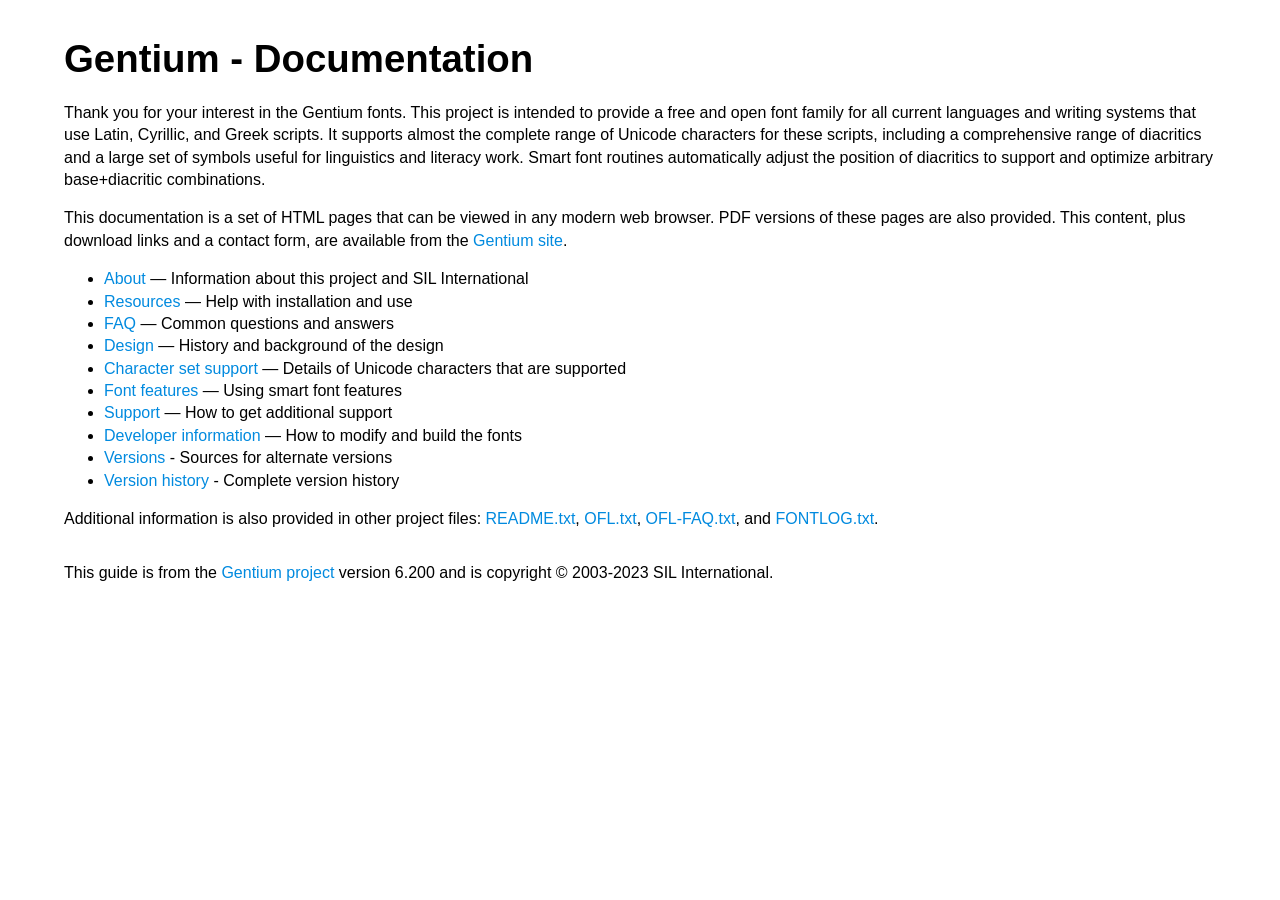
<file: resources/fonts/GentiumPlus-6.200/documentation/index.html>
<!DOCTYPE html>
<html lang="en-us">
<head>
    <meta charset="utf-8">
    <title>Gentium - Documentation</title>
    <meta name="author" content="SIL Writing Systems Technology">
    <meta name="viewport" content="width=device-width, initial-scale=1.0, user-scalable=yes">
    <link rel="stylesheet" href="./assets/css/theme.css">
    <link rel="stylesheet" href="./assets/css/webfonts.css">
</head>
<body>
<div class="container">
<article class="article">
    <header>
        <h1 class="title">Gentium - Documentation</h1>
    </header>
    <p>Thank you for your interest in the Gentium fonts. This project is intended to provide a free and open font family for all current languages and writing systems that use Latin, Cyrillic, and Greek scripts. It supports almost the complete range of Unicode characters for these scripts, including a comprehensive range of diacritics and a large set of symbols useful for linguistics and literacy work. Smart font routines automatically adjust the position of diacritics to support and optimize arbitrary base+diacritic combinations.</p>
    <p>This documentation is a set of HTML pages that can be viewed in any modern web browser. PDF versions of these pages are also provided. This content, plus download links and a contact form, are available from the <a href="https://software.sil.org/gentium/">Gentium site</a>.</p>
    <ul>
    <li><a href="about.html">About</a> — Information about this project and SIL International</li>
    <li><a href="resources.html">Resources</a> — Help with installation and use</li>
    <li><a href="faq.html">FAQ</a> — Common questions and answers</li>
    <li><a href="design.html">Design</a> — History and background of the design</li>
    <li><a href="charset.html">Character set support</a> — Details of Unicode characters that are supported</li>
    <li><a href="features.html">Font features</a> — Using smart font features</li>
    <li><a href="support.html">Support</a> — How to get additional support</li>
    <li><a href="developer.html">Developer information</a> — How to modify and build the fonts</li>
    <li><a href="versions.html">Versions</a> - Sources for alternate versions</li>
    <li><a href="history.html">Version history</a> - Complete version history</li>
    </ul>
    <p>Additional information is also provided in other project files: <a href="../README.txt">README.txt</a>, <a href="../OFL.txt">OFL.txt</a>, <a href="../OFL-FAQ.txt">OFL-FAQ.txt</a>, and <a href="../FONTLOG.txt">FONTLOG.txt</a>.</p>
    <footer class="footer">
        <p>This guide is from the <a href="https://software.sil.org/gentium/" title="" class="active">Gentium project</a> version 6.200 and is copyright © 2003-2023 SIL International.</p>
    </footer>
</article>
</div>
</body>
</html>
</file>
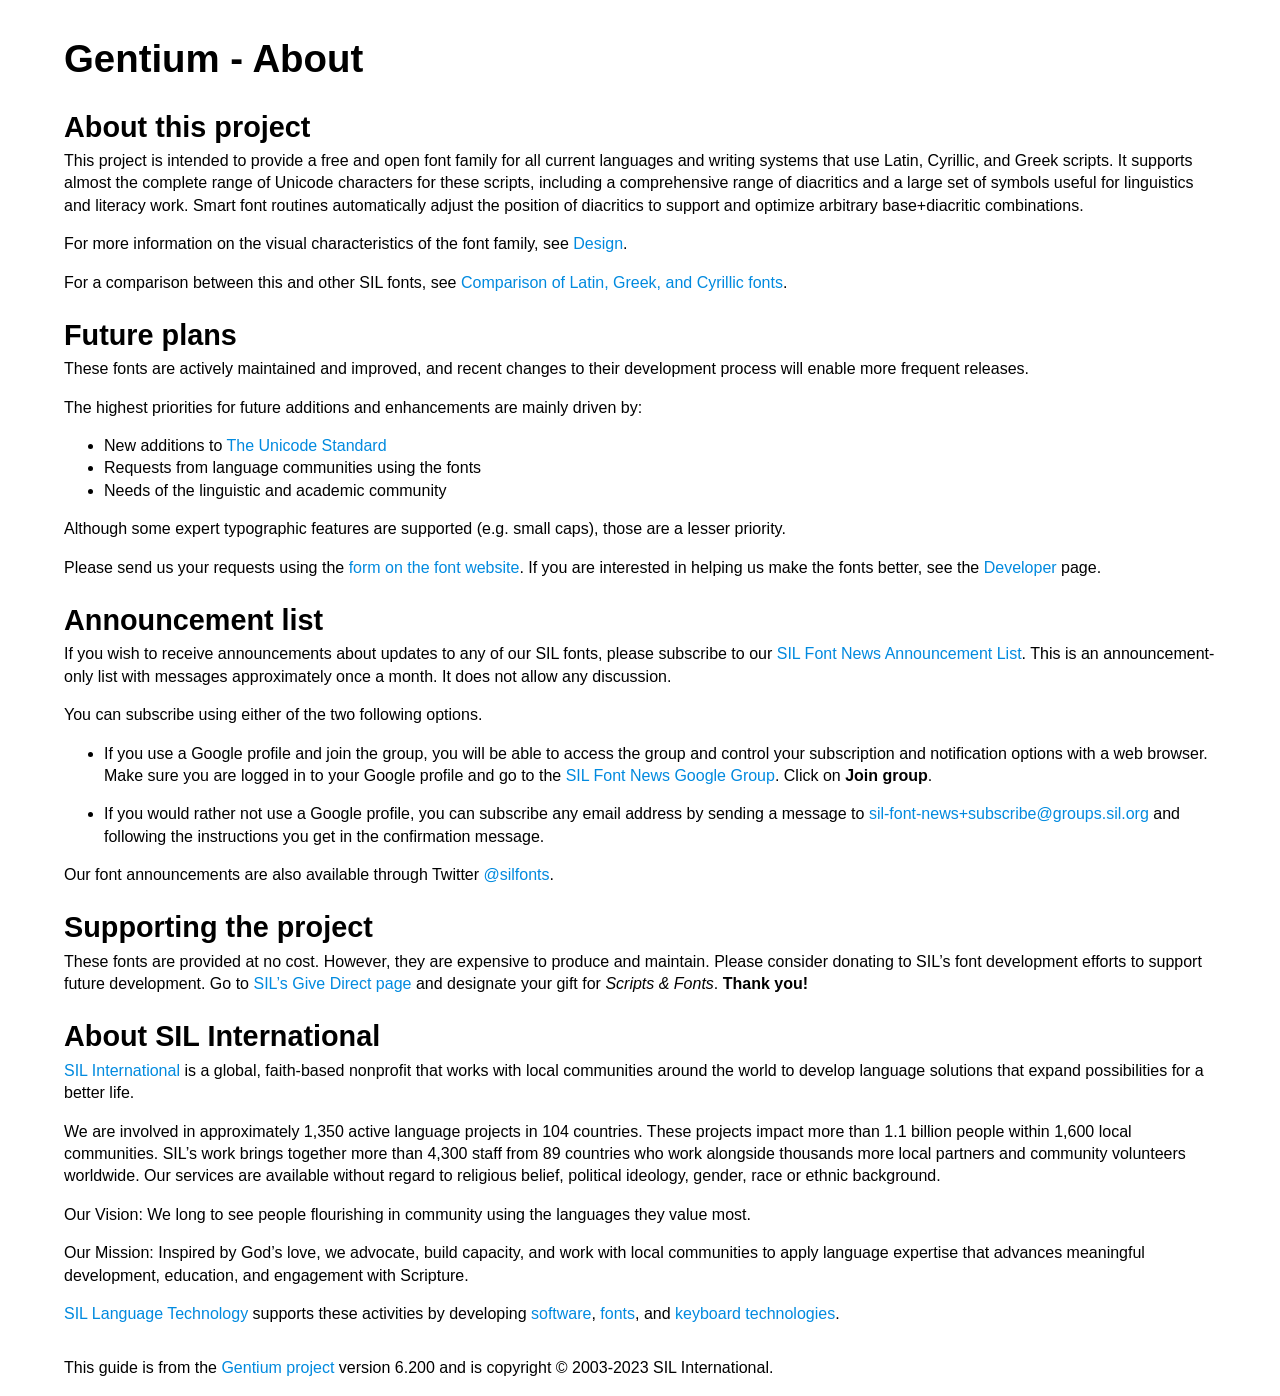
<file: resources/fonts/GentiumPlus-6.200/documentation/about.html>
<!DOCTYPE html>
<html lang="en-us">
<head>
    <meta charset="utf-8">
    <title>Gentium - About</title>
    <meta name="author" content="SIL Writing Systems Technology">
    <meta name="viewport" content="width=device-width, initial-scale=1.0, user-scalable=yes">
    <link rel="stylesheet" href="./assets/css/theme.css">
    <link rel="stylesheet" href="./assets/css/webfonts.css">
</head>
<body>
<div class="container">
<article class="article">
    <header>
        <h1 class="title">Gentium - About</h1>
    </header>
    <h2 id="about-this-project">About this project</h2>
    <p>This project is intended to provide a free and open font family for all current languages and writing systems that use Latin, Cyrillic, and Greek scripts. It supports almost the complete range of Unicode characters for these scripts, including a comprehensive range of diacritics and a large set of symbols useful for linguistics and literacy work. Smart font routines automatically adjust the position of diacritics to support and optimize arbitrary base+diacritic combinations.</p>
    <p>For more information on the visual characteristics of the font family, see <a href="design.html">Design</a>.</p>
    <p>For a comparison between this and other SIL fonts, see <a href="https://software.sil.org/lcgfonts/support/comparison/">Comparison of Latin, Greek, and Cyrillic fonts</a>.</p>
    <h2 id="future-plans">Future plans</h2>
    <p>These fonts are actively maintained and improved, and recent changes to their development process will enable more frequent releases.</p>
    <p>The highest priorities for future additions and enhancements are mainly driven by:</p>
    <ul>
    <li>New additions to <a href="https://unicode.org/">The Unicode Standard</a></li>
    <li>Requests from language communities using the fonts</li>
    <li>Needs of the linguistic and academic community</li>
    </ul>
    <p>Although some expert typographic features are supported (e.g. small caps), those are a lesser priority.</p>
    <p>Please send us your requests using the <a href="https://software.sil.org/charis/about/contact/">form on the font website</a>. If you are interested in helping us make the fonts better, see the <a href="developer.html">Developer</a> page.</p>
    <h2 id="announcement-list">Announcement list</h2>
    <p>If you wish to receive announcements about updates to any of our SIL fonts, please subscribe to our <a href="https://groups.google.com/a/groups.sil.org/forum/#!forum/sil-font-news">SIL Font News Announcement List</a>. This is an announcement-only list with messages approximately once a month. It does not allow any discussion.</p>
    <p>You can subscribe using either of the two following options.</p>
    <ul>
    <li><p>If you use a Google profile and join the group, you will be able to access the group and control your subscription and notification options with a web browser. Make sure you are logged in to your Google profile and go to the <a href="https://groups.google.com/a/groups.sil.org/forum/#!forum/sil-font-news">SIL Font News Google Group</a>. Click on <strong>Join group</strong>.</p></li>
    <li><p>If you would rather not use a Google profile, you can subscribe any email address by sending a message to <a href="mailto:sil-font-news+subscribe@groups.sil.org">sil-font-news+subscribe@groups.sil.org</a> and following the instructions you get in the confirmation message.</p></li>
    </ul>
    <p>Our font announcements are also available through Twitter <a href="https://twitter.com/silfonts">@silfonts</a>.</p>
    <h2 id="supporting-the-project">Supporting the project</h2>
    <p>These fonts are provided at no cost. However, they are expensive to produce and maintain. Please consider donating to SIL’s font development efforts to support future development. Go to <a href="https://donate.givedirect.org/?cid=13536&amp;n=206909">SIL’s Give Direct page</a> and designate your gift for <em>Scripts &amp; Fonts</em>. <strong>Thank you!</strong></p>
    <h2 id="about-sil-international">About SIL International</h2>
    <p><a href="https://www.sil.org/">SIL International</a> is a global, faith-based nonprofit that works with local communities around the world to develop language solutions that expand possibilities for a better life.</p>
    <p>We are involved in approximately 1,350 active language projects in 104 countries. These projects impact more than 1.1 billion people within 1,600 local communities. SIL’s work brings together more than 4,300 staff from 89 countries who work alongside thousands more local partners and community volunteers worldwide. Our services are available without regard to religious belief, political ideology, gender, race or ethnic background.</p>
    <p>Our Vision: We long to see people flourishing in community using the languages they value most.</p>
    <p>Our Mission: Inspired by God’s love, we advocate, build capacity, and work with local communities to apply language expertise that advances meaningful development, education, and engagement with Scripture.</p>
    <p><a href="https://software.sil.org/">SIL Language Technology</a> supports these activities by developing <a href="https://software.sil.org/products/">software</a>, <a href="https://software.sil.org/fonts/">fonts</a>, and <a href="https://keyman.com/">keyboard technologies</a>.</p>
    <footer class="footer">
        <p>This guide is from the <a href="https://software.sil.org/gentium/" title="" class="active">Gentium project</a> version 6.200 and is copyright © 2003-2023 SIL International.</p>
    </footer>
</article>
</div>
</body>
</html>
</file>
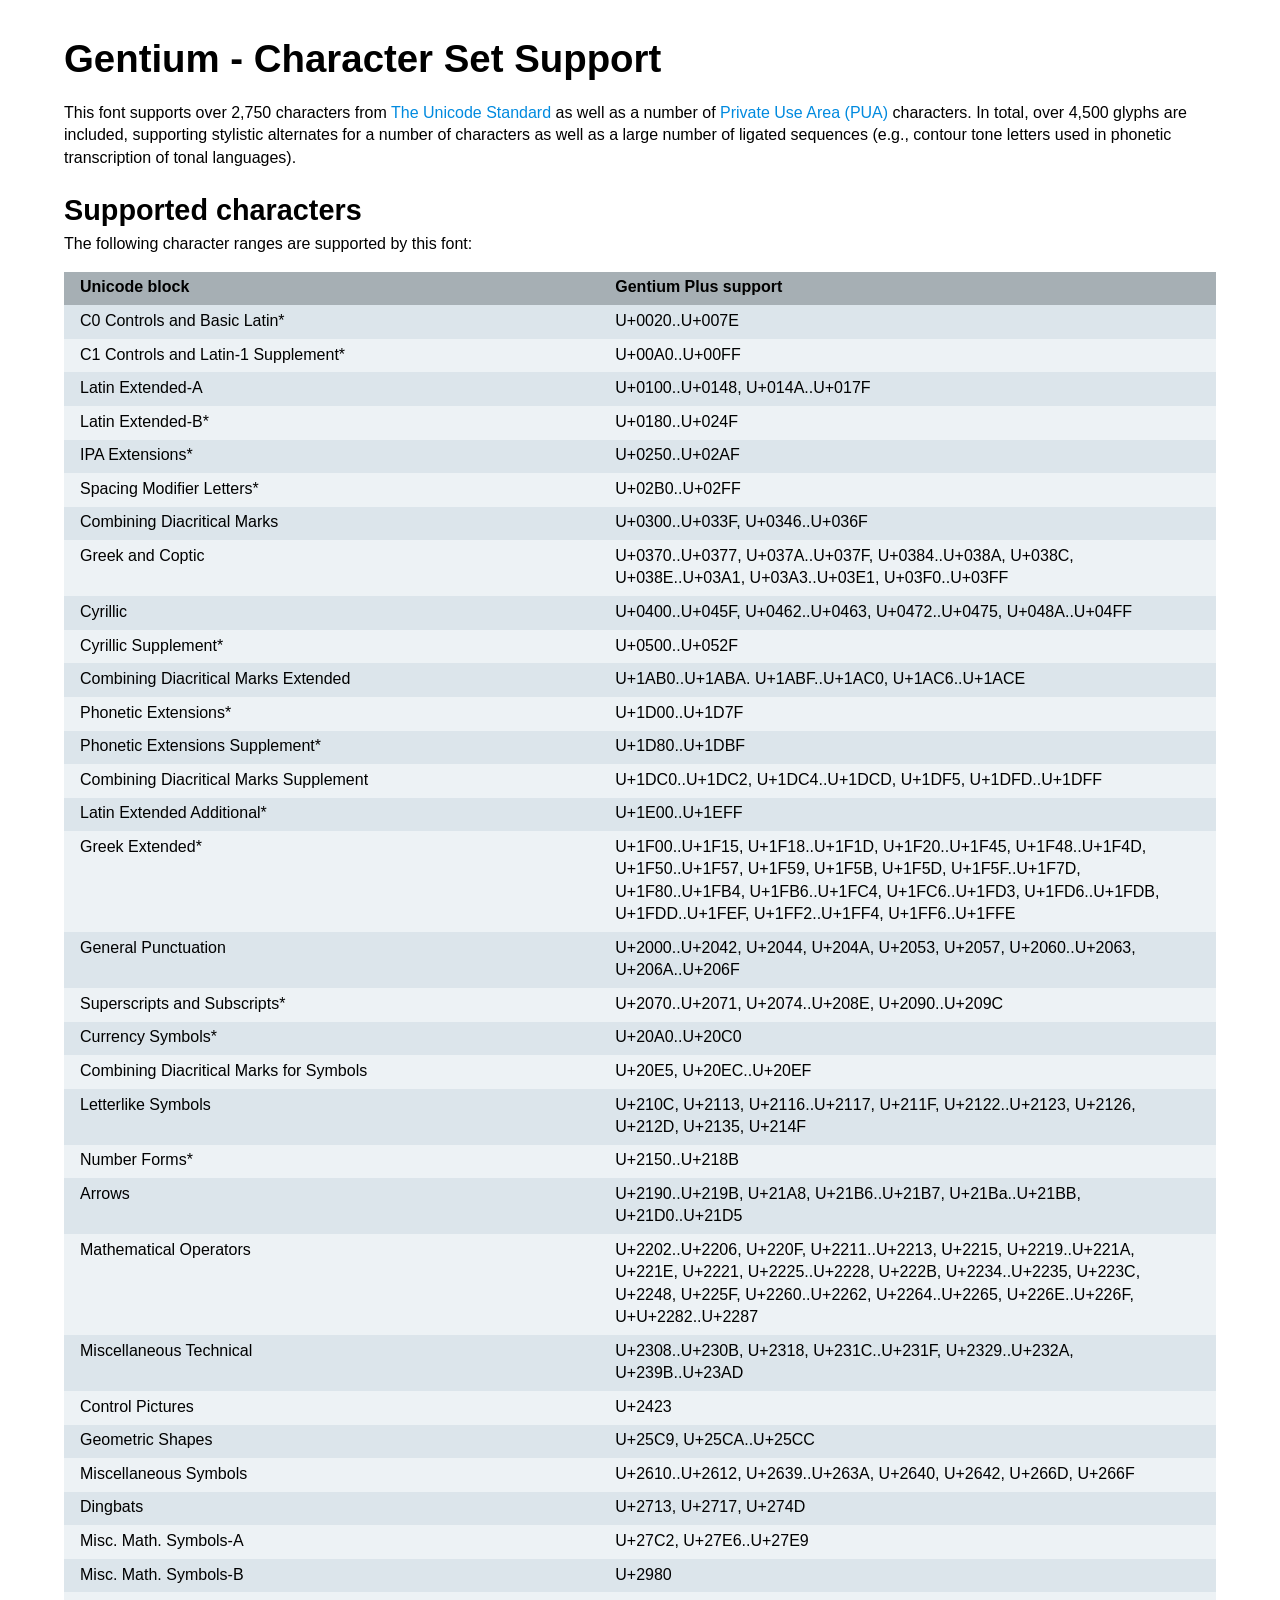
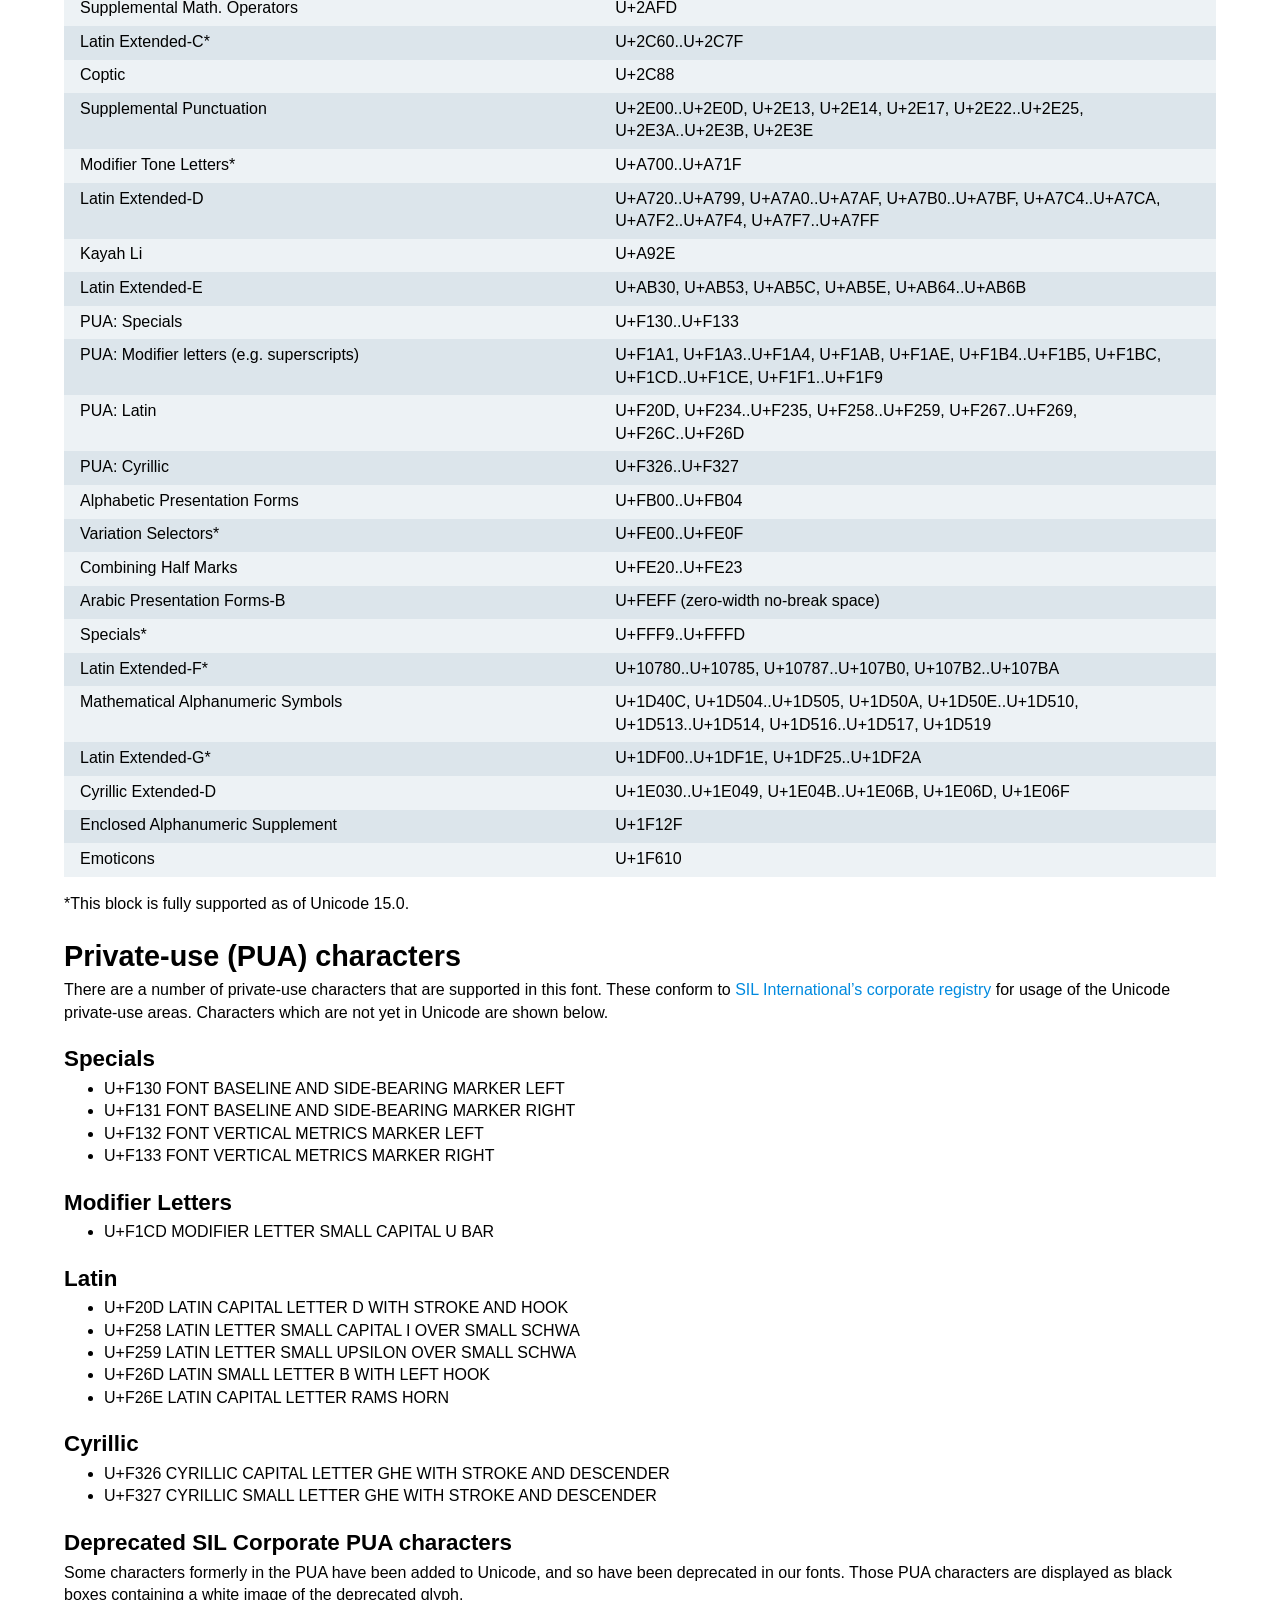
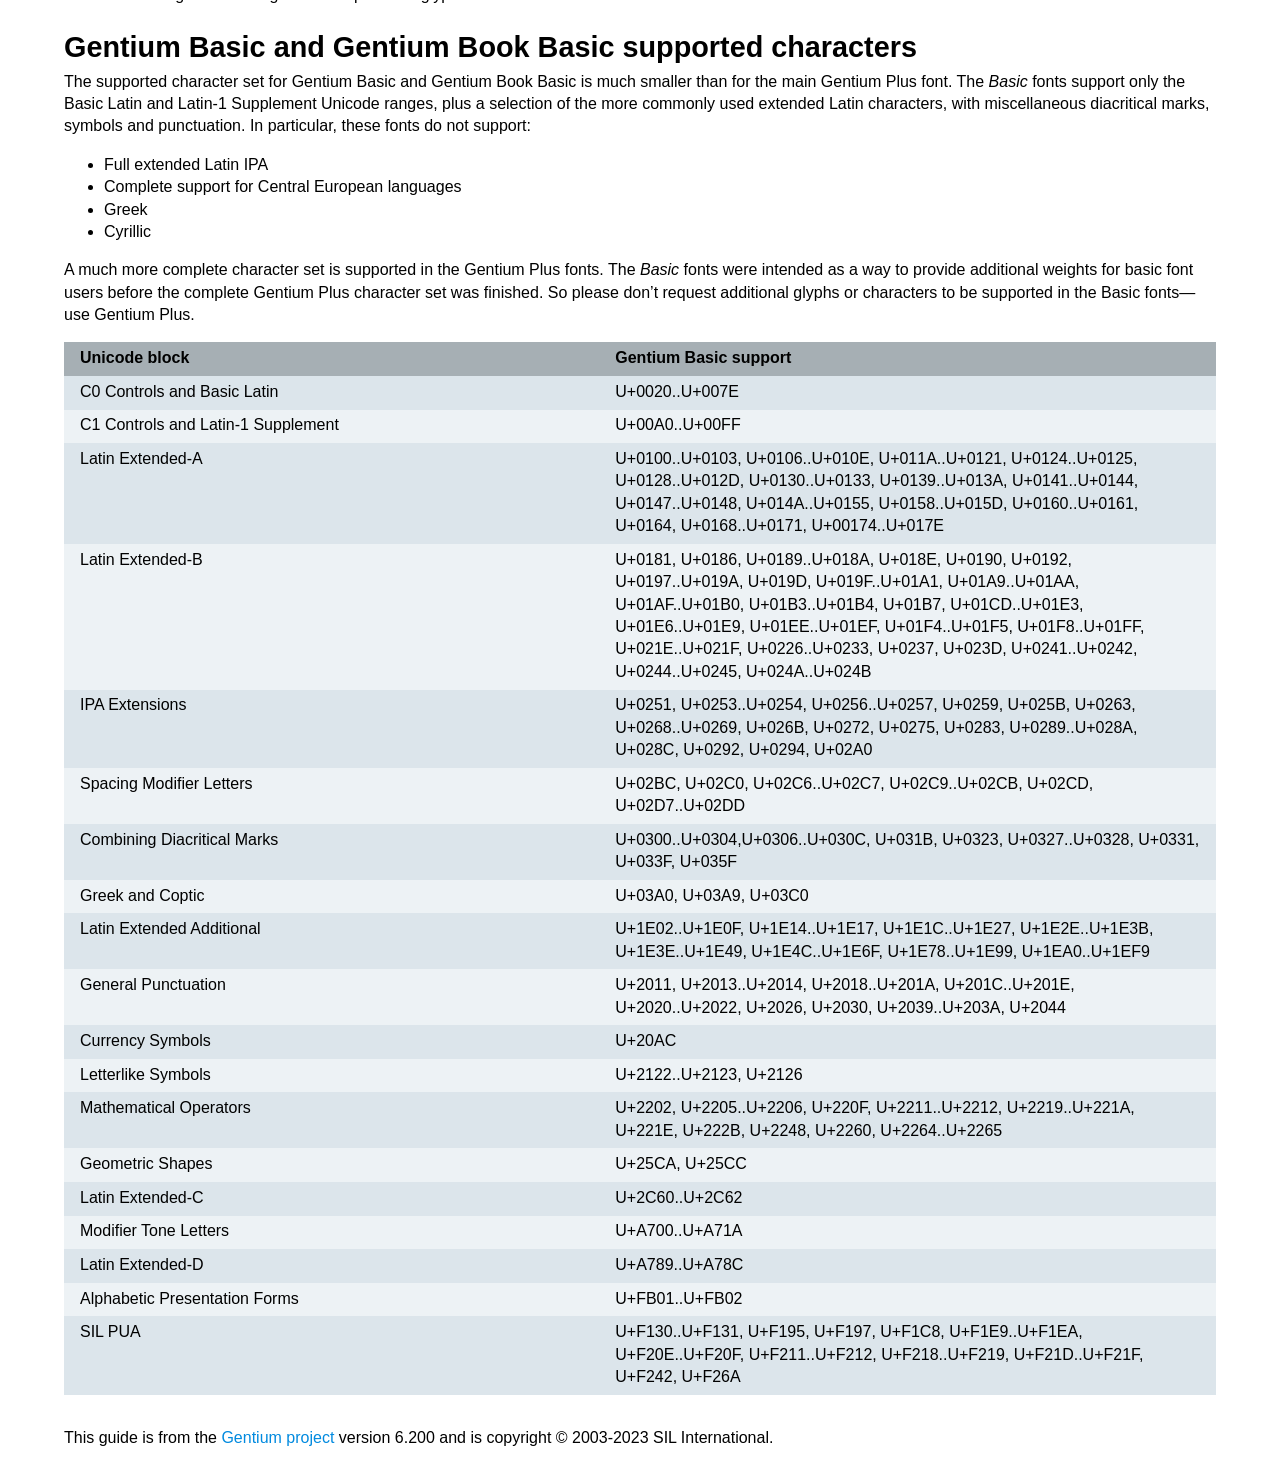
<file: resources/fonts/GentiumPlus-6.200/documentation/charset.html>
<!DOCTYPE html>
<html lang="en-us">
<head>
    <meta charset="utf-8">
    <title>Gentium - Character Set Support</title>
    <meta name="author" content="SIL Writing Systems Technology">
    <meta name="viewport" content="width=device-width, initial-scale=1.0, user-scalable=yes">
    <link rel="stylesheet" href="./assets/css/theme.css">
    <link rel="stylesheet" href="./assets/css/webfonts.css">
</head>
<body>
<div class="container">
<article class="article">
    <header>
        <h1 class="title">Gentium - Character Set Support</h1>
    </header>
    <p>This font supports over 2,750 characters from <a href="https://unicode.org/">The Unicode Standard</a> as well as a number of <a href="https://scripts.sil.org/SILPUAassignments">Private Use Area (PUA)</a> characters. In total, over 4,500 glyphs are included, supporting stylistic alternates for a number of characters as well as a large number of ligated sequences (e.g., contour tone letters used in phonetic transcription of tonal languages).</p>
    <h2 id="supported-characters">Supported characters</h2>
    <p>The following character ranges are supported by this font:</p>
    <table>
    <colgroup>
    <col style="width: 46%" />
    <col style="width: 53%" />
    </colgroup>
    <thead>
    <tr class="header">
    <th>Unicode block</th>
    <th>Gentium Plus support</th>
    </tr>
    </thead>
    <tbody>
    <tr class="odd">
    <td>C0 Controls and Basic Latin*</td>
    <td>U+0020..U+007E</td>
    </tr>
    <tr class="even">
    <td>C1 Controls and Latin-1 Supplement*</td>
    <td>U+00A0..U+00FF</td>
    </tr>
    <tr class="odd">
    <td>Latin Extended-A</td>
    <td>U+0100..U+0148, U+014A..U+017F</td>
    </tr>
    <tr class="even">
    <td>Latin Extended-B*</td>
    <td>U+0180..U+024F</td>
    </tr>
    <tr class="odd">
    <td>IPA Extensions*</td>
    <td>U+0250..U+02AF</td>
    </tr>
    <tr class="even">
    <td>Spacing Modifier Letters*</td>
    <td>U+02B0..U+02FF</td>
    </tr>
    <tr class="odd">
    <td>Combining Diacritical Marks</td>
    <td>U+0300..U+033F, U+0346..U+036F</td>
    </tr>
    <tr class="even">
    <td>Greek and Coptic</td>
    <td>U+0370..U+0377, U+037A..U+037F, U+0384..U+038A, U+038C, U+038E..U+03A1, U+03A3..U+03E1, U+03F0..U+03FF</td>
    </tr>
    <tr class="odd">
    <td>Cyrillic</td>
    <td>U+0400..U+045F, U+0462..U+0463, U+0472..U+0475, U+048A..U+04FF</td>
    </tr>
    <tr class="even">
    <td>Cyrillic Supplement*</td>
    <td>U+0500..U+052F</td>
    </tr>
    <tr class="odd">
    <td>Combining Diacritical Marks Extended</td>
    <td>U+1AB0..U+1ABA. U+1ABF..U+1AC0, U+1AC6..U+1ACE</td>
    </tr>
    <tr class="even">
    <td>Phonetic Extensions*</td>
    <td>U+1D00..U+1D7F</td>
    </tr>
    <tr class="odd">
    <td>Phonetic Extensions Supplement*</td>
    <td>U+1D80..U+1DBF</td>
    </tr>
    <tr class="even">
    <td>Combining Diacritical Marks Supplement</td>
    <td>U+1DC0..U+1DC2, U+1DC4..U+1DCD, U+1DF5, U+1DFD..U+1DFF</td>
    </tr>
    <tr class="odd">
    <td>Latin Extended Additional*</td>
    <td>U+1E00..U+1EFF</td>
    </tr>
    <tr class="even">
    <td>Greek Extended*</td>
    <td>U+1F00..U+1F15, U+1F18..U+1F1D, U+1F20..U+1F45, U+1F48..U+1F4D, U+1F50..U+1F57, U+1F59, U+1F5B, U+1F5D, U+1F5F..U+1F7D, U+1F80..U+1FB4, U+1FB6..U+1FC4, U+1FC6..U+1FD3, U+1FD6..U+1FDB, U+1FDD..U+1FEF, U+1FF2..U+1FF4, U+1FF6..U+1FFE</td>
    </tr>
    <tr class="odd">
    <td>General Punctuation</td>
    <td>U+2000..U+2042, U+2044, U+204A, U+2053, U+2057, U+2060..U+2063, U+206A..U+206F</td>
    </tr>
    <tr class="even">
    <td>Superscripts and Subscripts*</td>
    <td>U+2070..U+2071, U+2074..U+208E, U+2090..U+209C</td>
    </tr>
    <tr class="odd">
    <td>Currency Symbols*</td>
    <td>U+20A0..U+20C0</td>
    </tr>
    <tr class="even">
    <td>Combining Diacritical Marks for Symbols</td>
    <td>U+20E5, U+20EC..U+20EF</td>
    </tr>
    <tr class="odd">
    <td>Letterlike Symbols</td>
    <td>U+210C, U+2113, U+2116..U+2117, U+211F, U+2122..U+2123, U+2126, U+212D, U+2135, U+214F</td>
    </tr>
    <tr class="even">
    <td>Number Forms*</td>
    <td>U+2150..U+218B</td>
    </tr>
    <tr class="odd">
    <td>Arrows</td>
    <td>U+2190..U+219B, U+21A8, U+21B6..U+21B7, U+21Ba..U+21BB, U+21D0..U+21D5</td>
    </tr>
    <tr class="even">
    <td>Mathematical Operators</td>
    <td>U+2202..U+2206, U+220F, U+2211..U+2213, U+2215, U+2219..U+221A, U+221E, U+2221, U+2225..U+2228, U+222B, U+2234..U+2235, U+223C, U+2248, U+225F, U+2260..U+2262, U+2264..U+2265, U+226E..U+226F, U+U+2282..U+2287</td>
    </tr>
    <tr class="odd">
    <td>Miscellaneous Technical</td>
    <td>U+2308..U+230B, U+2318, U+231C..U+231F, U+2329..U+232A, U+239B..U+23AD</td>
    </tr>
    <tr class="even">
    <td>Control Pictures</td>
    <td>U+2423</td>
    </tr>
    <tr class="odd">
    <td>Geometric Shapes</td>
    <td>U+25C9, U+25CA..U+25CC</td>
    </tr>
    <tr class="even">
    <td>Miscellaneous Symbols</td>
    <td>U+2610..U+2612, U+2639..U+263A, U+2640, U+2642, U+266D, U+266F</td>
    </tr>
    <tr class="odd">
    <td>Dingbats</td>
    <td>U+2713, U+2717, U+274D</td>
    </tr>
    <tr class="even">
    <td>Misc. Math. Symbols-A</td>
    <td>U+27C2, U+27E6..U+27E9</td>
    </tr>
    <tr class="odd">
    <td>Misc. Math. Symbols-B</td>
    <td>U+2980</td>
    </tr>
    <tr class="even">
    <td>Supplemental Math. Operators</td>
    <td>U+2AFD</td>
    </tr>
    <tr class="odd">
    <td>Latin Extended-C*</td>
    <td>U+2C60..U+2C7F</td>
    </tr>
    <tr class="even">
    <td>Coptic</td>
    <td>U+2C88</td>
    </tr>
    <tr class="odd">
    <td>Supplemental Punctuation</td>
    <td>U+2E00..U+2E0D, U+2E13, U+2E14, U+2E17, U+2E22..U+2E25, U+2E3A..U+2E3B, U+2E3E</td>
    </tr>
    <tr class="even">
    <td>Modifier Tone Letters*</td>
    <td>U+A700..U+A71F</td>
    </tr>
    <tr class="odd">
    <td>Latin Extended-D</td>
    <td>U+A720..U+A799, U+A7A0..U+A7AF, U+A7B0..U+A7BF, U+A7C4..U+A7CA, U+A7F2..U+A7F4, U+A7F7..U+A7FF</td>
    </tr>
    <tr class="even">
    <td>Kayah Li</td>
    <td>U+A92E</td>
    </tr>
    <tr class="odd">
    <td>Latin Extended-E</td>
    <td>U+AB30, U+AB53, U+AB5C, U+AB5E, U+AB64..U+AB6B</td>
    </tr>
    <tr class="even">
    <td>PUA: Specials</td>
    <td>U+F130..U+F133</td>
    </tr>
    <tr class="odd">
    <td>PUA: Modifier letters (e.g. superscripts)</td>
    <td>U+F1A1, U+F1A3..U+F1A4, U+F1AB, U+F1AE, U+F1B4..U+F1B5, U+F1BC, U+F1CD..U+F1CE, U+F1F1..U+F1F9</td>
    </tr>
    <tr class="even">
    <td>PUA: Latin</td>
    <td>U+F20D, U+F234..U+F235, U+F258..U+F259, U+F267..U+F269, U+F26C..U+F26D</td>
    </tr>
    <tr class="odd">
    <td>PUA: Cyrillic</td>
    <td>U+F326..U+F327</td>
    </tr>
    <tr class="even">
    <td>Alphabetic Presentation Forms</td>
    <td>U+FB00..U+FB04</td>
    </tr>
    <tr class="odd">
    <td>Variation Selectors*</td>
    <td>U+FE00..U+FE0F</td>
    </tr>
    <tr class="even">
    <td>Combining Half Marks</td>
    <td>U+FE20..U+FE23</td>
    </tr>
    <tr class="odd">
    <td>Arabic Presentation Forms-B</td>
    <td>U+FEFF (zero-width no-break space)</td>
    </tr>
    <tr class="even">
    <td>Specials*</td>
    <td>U+FFF9..U+FFFD</td>
    </tr>
    <tr class="odd">
    <td>Latin Extended-F*</td>
    <td>U+10780..U+10785, U+10787..U+107B0, U+107B2..U+107BA</td>
    </tr>
    <tr class="even">
    <td>Mathematical Alphanumeric Symbols</td>
    <td>U+1D40C, U+1D504..U+1D505, U+1D50A, U+1D50E..U+1D510, U+1D513..U+1D514, U+1D516..U+1D517, U+1D519</td>
    </tr>
    <tr class="odd">
    <td>Latin Extended-G*</td>
    <td>U+1DF00..U+1DF1E, U+1DF25..U+1DF2A</td>
    </tr>
    <tr class="even">
    <td>Cyrillic Extended-D</td>
    <td>U+1E030..U+1E049, U+1E04B..U+1E06B, U+1E06D, U+1E06F</td>
    </tr>
    <tr class="odd">
    <td>Enclosed Alphanumeric Supplement</td>
    <td>U+1F12F</td>
    </tr>
    <tr class="even">
    <td>Emoticons</td>
    <td>U+1F610</td>
    </tr>
    </tbody>
    </table>
    <p>*This block is fully supported as of Unicode 15.0.</p>
    <h2 id="private-use-pua-characters">Private-use (PUA) characters</h2>
    <p>There are a number of private-use characters that are supported in this font. These conform to <a href="https://scripts.sil.org/PUA_home">SIL International’s corporate registry</a> for usage of the Unicode private-use areas. Characters which are not yet in Unicode are shown below.</p>
    <h3 id="specials">Specials</h3>
    <ul>
    <li>U+F130 FONT BASELINE AND SIDE-BEARING MARKER LEFT</li>
    <li>U+F131 FONT BASELINE AND SIDE-BEARING MARKER RIGHT</li>
    <li>U+F132 FONT VERTICAL METRICS MARKER LEFT</li>
    <li>U+F133 FONT VERTICAL METRICS MARKER RIGHT</li>
    </ul>
    <h3 id="modifier-letters">Modifier Letters</h3>
    <ul>
    <li>U+F1CD MODIFIER LETTER SMALL CAPITAL U BAR</li>
    </ul>
    <h3 id="latin">Latin</h3>
    <ul>
    <li>U+F20D LATIN CAPITAL LETTER D WITH STROKE AND HOOK</li>
    <li>U+F258 LATIN LETTER SMALL CAPITAL I OVER SMALL SCHWA</li>
    <li>U+F259 LATIN LETTER SMALL UPSILON OVER SMALL SCHWA</li>
    <li>U+F26D LATIN SMALL LETTER B WITH LEFT HOOK</li>
    <li>U+F26E LATIN CAPITAL LETTER RAMS HORN</li>
    </ul>
    <h3 id="cyrillic">Cyrillic</h3>
    <ul>
    <li>U+F326 CYRILLIC CAPITAL LETTER GHE WITH STROKE AND DESCENDER</li>
    <li>U+F327 CYRILLIC SMALL LETTER GHE WITH STROKE AND DESCENDER</li>
    </ul>
    <h3 id="deprecated-sil-corporate-pua-characters">Deprecated SIL Corporate PUA characters</h3>
    <p>Some characters formerly in the PUA have been added to Unicode, and so have been deprecated in our fonts. Those PUA characters are displayed as black boxes containing a white image of the deprecated glyph.</p>
    <h2 id="gentium-basic-and-gentium-book-basic-supported-characters">Gentium Basic and Gentium Book Basic supported characters</h2>
    <p>The supported character set for Gentium Basic and Gentium Book Basic is much smaller than for the main Gentium Plus font. The <em>Basic</em> fonts support only the Basic Latin and Latin-1 Supplement Unicode ranges, plus a selection of the more commonly used extended Latin characters, with miscellaneous diacritical marks, symbols and punctuation. In particular, these fonts do not support:</p>
    <ul>
    <li>Full extended Latin IPA</li>
    <li>Complete support for Central European languages</li>
    <li>Greek</li>
    <li>Cyrillic</li>
    </ul>
    <p>A much more complete character set is supported in the Gentium Plus fonts. The <em>Basic</em> fonts were intended as a way to provide additional weights for basic font users before the complete Gentium Plus character set was finished. So please don’t request additional glyphs or characters to be supported in the Basic fonts—use Gentium Plus.</p>
    <table>
    <colgroup>
    <col style="width: 46%" />
    <col style="width: 53%" />
    </colgroup>
    <thead>
    <tr class="header">
    <th>Unicode block</th>
    <th>Gentium Basic support</th>
    </tr>
    </thead>
    <tbody>
    <tr class="odd">
    <td>C0 Controls and Basic Latin</td>
    <td>U+0020..U+007E</td>
    </tr>
    <tr class="even">
    <td>C1 Controls and Latin-1 Supplement</td>
    <td>U+00A0..U+00FF</td>
    </tr>
    <tr class="odd">
    <td>Latin Extended-A</td>
    <td>U+0100..U+0103, U+0106..U+010E, U+011A..U+0121, U+0124..U+0125, U+0128..U+012D, U+0130..U+0133, U+0139..U+013A, U+0141..U+0144, U+0147..U+0148, U+014A..U+0155, U+0158..U+015D, U+0160..U+0161, U+0164, U+0168..U+0171, U+00174..U+017E</td>
    </tr>
    <tr class="even">
    <td>Latin Extended-B</td>
    <td>U+0181, U+0186, U+0189..U+018A, U+018E, U+0190, U+0192, U+0197..U+019A, U+019D, U+019F..U+01A1, U+01A9..U+01AA, U+01AF..U+01B0, U+01B3..U+01B4, U+01B7, U+01CD..U+01E3, U+01E6..U+01E9, U+01EE..U+01EF, U+01F4..U+01F5, U+01F8..U+01FF, U+021E..U+021F, U+0226..U+0233, U+0237, U+023D, U+0241..U+0242, U+0244..U+0245, U+024A..U+024B</td>
    </tr>
    <tr class="odd">
    <td>IPA Extensions</td>
    <td>U+0251, U+0253..U+0254, U+0256..U+0257, U+0259, U+025B, U+0263, U+0268..U+0269, U+026B, U+0272, U+0275, U+0283, U+0289..U+028A, U+028C, U+0292, U+0294, U+02A0</td>
    </tr>
    <tr class="even">
    <td>Spacing Modifier Letters</td>
    <td>U+02BC, U+02C0, U+02C6..U+02C7, U+02C9..U+02CB, U+02CD, U+02D7..U+02DD</td>
    </tr>
    <tr class="odd">
    <td>Combining Diacritical Marks</td>
    <td>U+0300..U+0304,U+0306..U+030C, U+031B, U+0323, U+0327..U+0328, U+0331, U+033F, U+035F</td>
    </tr>
    <tr class="even">
    <td>Greek and Coptic</td>
    <td>U+03A0, U+03A9, U+03C0</td>
    </tr>
    <tr class="odd">
    <td>Latin Extended Additional</td>
    <td>U+1E02..U+1E0F, U+1E14..U+1E17, U+1E1C..U+1E27, U+1E2E..U+1E3B, U+1E3E..U+1E49, U+1E4C..U+1E6F, U+1E78..U+1E99, U+1EA0..U+1EF9</td>
    </tr>
    <tr class="even">
    <td>General Punctuation</td>
    <td>U+2011, U+2013..U+2014, U+2018..U+201A, U+201C..U+201E, U+2020..U+2022, U+2026, U+2030, U+2039..U+203A, U+2044</td>
    </tr>
    <tr class="odd">
    <td>Currency Symbols</td>
    <td>U+20AC</td>
    </tr>
    <tr class="even">
    <td>Letterlike Symbols</td>
    <td>U+2122..U+2123, U+2126</td>
    </tr>
    <tr class="odd">
    <td>Mathematical Operators</td>
    <td>U+2202, U+2205..U+2206, U+220F, U+2211..U+2212, U+2219..U+221A, U+221E, U+222B, U+2248, U+2260, U+2264..U+2265</td>
    </tr>
    <tr class="even">
    <td>Geometric Shapes</td>
    <td>U+25CA, U+25CC</td>
    </tr>
    <tr class="odd">
    <td>Latin Extended-C</td>
    <td>U+2C60..U+2C62</td>
    </tr>
    <tr class="even">
    <td>Modifier Tone Letters</td>
    <td>U+A700..U+A71A</td>
    </tr>
    <tr class="odd">
    <td>Latin Extended-D</td>
    <td>U+A789..U+A78C</td>
    </tr>
    <tr class="even">
    <td>Alphabetic Presentation Forms</td>
    <td>U+FB01..U+FB02</td>
    </tr>
    <tr class="odd">
    <td>SIL PUA</td>
    <td>U+F130..U+F131, U+F195, U+F197, U+F1C8, U+F1E9..U+F1EA, U+F20E..U+F20F, U+F211..U+F212, U+F218..U+F219, U+F21D..U+F21F, U+F242, U+F26A</td>
    </tr>
    </tbody>
    </table>
    <footer class="footer">
        <p>This guide is from the <a href="https://software.sil.org/gentium/" title="" class="active">Gentium project</a> version 6.200 and is copyright © 2003-2023 SIL International.</p>
    </footer>
</article>
</div>
</body>
</html>
</file>
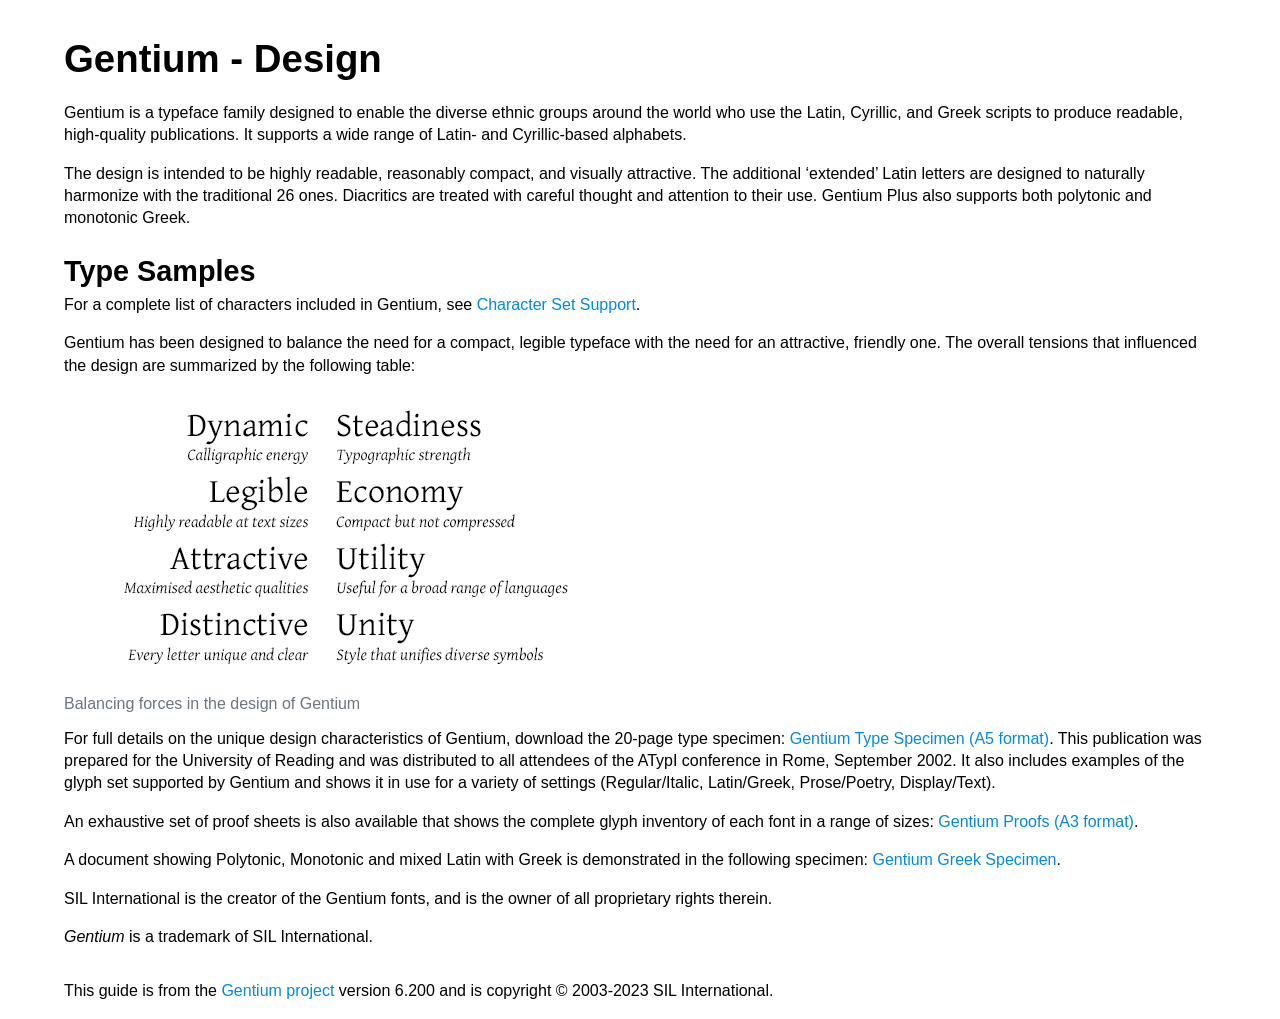
<file: resources/fonts/GentiumPlus-6.200/documentation/design.html>
<!DOCTYPE html>
<html lang="en-us">
<head>
    <meta charset="utf-8">
    <title>Gentium - Design</title>
    <meta name="author" content="SIL Writing Systems Technology">
    <meta name="viewport" content="width=device-width, initial-scale=1.0, user-scalable=yes">
    <link rel="stylesheet" href="./assets/css/theme.css">
    <link rel="stylesheet" href="./assets/css/webfonts.css">
</head>
<body>
<div class="container">
<article class="article">
    <header>
        <h1 class="title">Gentium - Design</h1>
    </header>
    <p>Gentium is a typeface family designed to enable the diverse ethnic groups around the world who use the Latin, Cyrillic, and Greek scripts to produce readable, high-quality publications. It supports a wide range of Latin- and Cyrillic-based alphabets.</p>
    <p>The design is intended to be highly readable, reasonably compact, and visually attractive. The additional ‘extended’ Latin letters are designed to naturally harmonize with the traditional 26 ones. Diacritics are treated with careful thought and attention to their use. Gentium Plus also supports both polytonic and monotonic Greek.</p>
    <h2 id="type-samples">Type Samples</h2>
    <p>For a complete list of characters included in Gentium, see <a href="charset.html">Character Set Support</a>.</p>
    <p>Gentium has been designed to balance the need for a compact, legible typeface with the need for an attractive, friendly one. The overall tensions that influenced the design are summarized by the following table:</p>
    <img src="assets/images/Gentium_design_balance.png" class="fullsize" alt="Gentium design balance" /> <!-- PRODUCT SITE IMAGE SRC https://software.sil.org/gentium/wp-content/uploads/sites/20/2015/12/Gentium_design_balance.png -->
    <figcaption>
    Balancing forces in the design of Gentium
    </figcaption>
    <p>For full details on the unique design characteristics of Gentium, download the 20-page type specimen: <a href="https://software.sil.org/gentium/wp-content/uploads/sites/20/2015/12/Gentium-RU-Specimen.pdf">Gentium Type Specimen (A5 format)</a>. This publication was prepared for the University of Reading and was distributed to all attendees of the ATypI conference in Rome, September 2002. It also includes examples of the glyph set supported by Gentium and shows it in use for a variety of settings (Regular/Italic, Latin/Greek, Prose/Poetry, Display/Text).</p>
    <p>An exhaustive set of proof sheets is also available that shows the complete glyph inventory of each font in a range of sizes: <a href="https://software.sil.org/gentium/wp-content/uploads/sites/20/2015/12/Gentium-RU-A3Proofs.pdf">Gentium Proofs (A3 format)</a>.</p>
    <p>A document showing Polytonic, Monotonic and mixed Latin with Greek is demonstrated in the following specimen: <a href="https://software.sil.org/gentium/wp-content/uploads/sites/20/2015/12/Gentium-Greek-Specimen.pdf">Gentium Greek Specimen</a>.</p>
    <p>SIL International is the creator of the Gentium fonts, and is the owner of all proprietary rights therein.</p>
    <p><em>Gentium</em> is a trademark of SIL International.</p>
    <footer class="footer">
        <p>This guide is from the <a href="https://software.sil.org/gentium/" title="" class="active">Gentium project</a> version 6.200 and is copyright © 2003-2023 SIL International.</p>
    </footer>
</article>
</div>
</body>
</html>
</file>
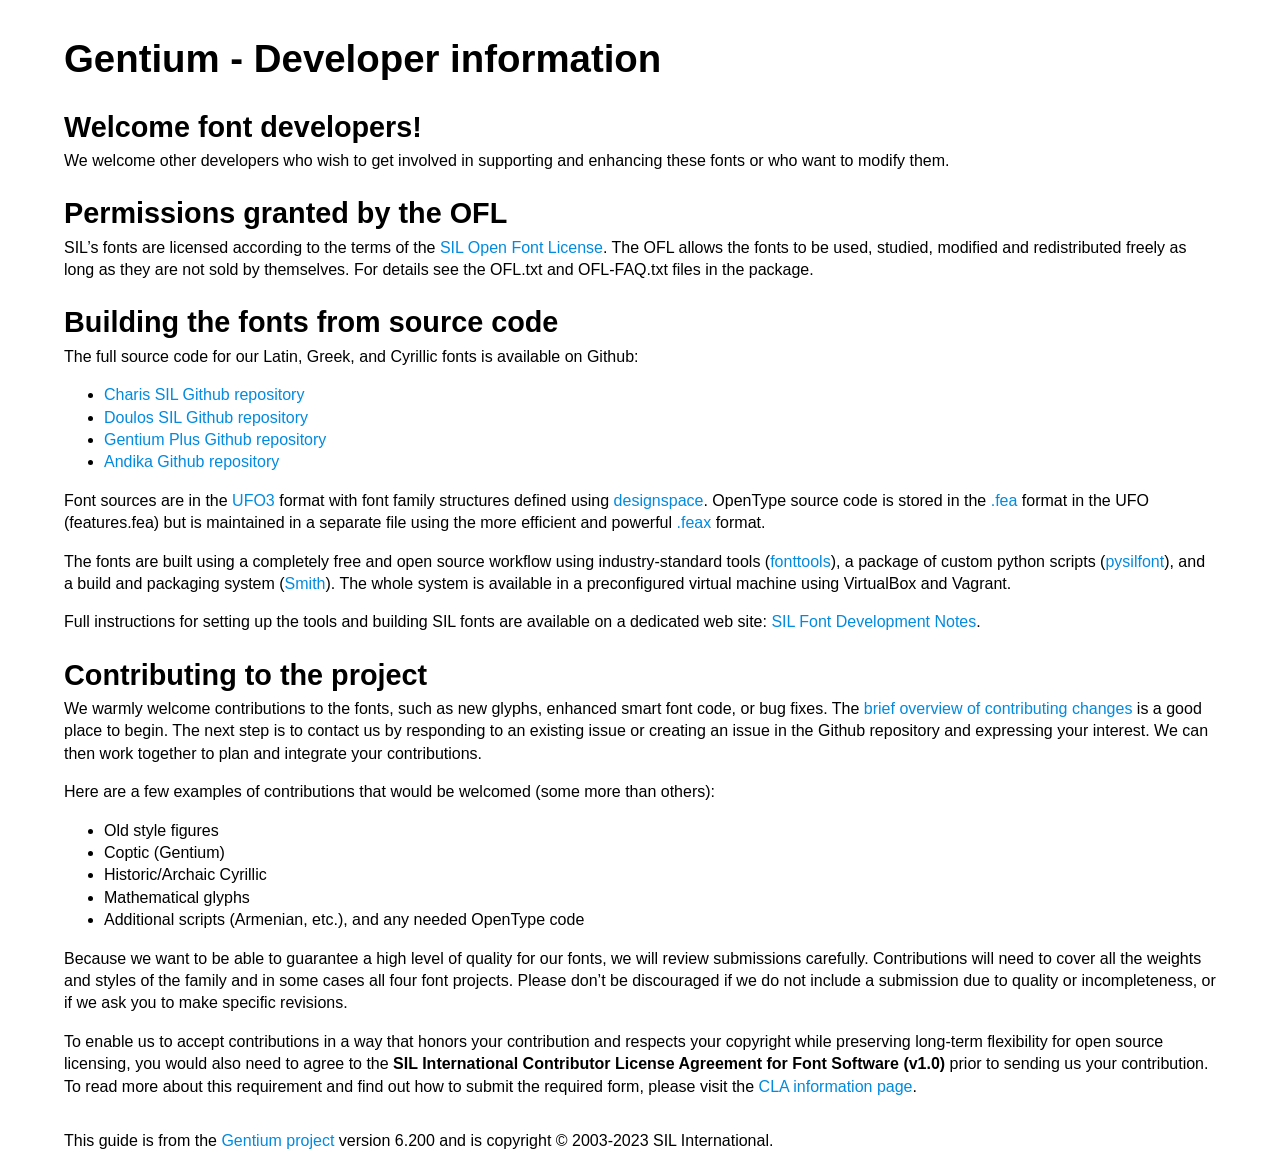
<file: resources/fonts/GentiumPlus-6.200/documentation/developer.html>
<!DOCTYPE html>
<html lang="en-us">
<head>
    <meta charset="utf-8">
    <title>Gentium - Developer information</title>
    <meta name="author" content="SIL Writing Systems Technology">
    <meta name="viewport" content="width=device-width, initial-scale=1.0, user-scalable=yes">
    <link rel="stylesheet" href="./assets/css/theme.css">
    <link rel="stylesheet" href="./assets/css/webfonts.css">
</head>
<body>
<div class="container">
<article class="article">
    <header>
        <h1 class="title">Gentium - Developer information</h1>
    </header>
    <h2 id="welcome-font-developers">Welcome font developers!</h2>
    <p>We welcome other developers who wish to get involved in supporting and enhancing these fonts or who want to modify them.</p>
    <h2 id="permissions-granted-by-the-ofl">Permissions granted by the OFL</h2>
    <p>SIL’s fonts are licensed according to the terms of the <a href="https://scripts.sil.org/OFL">SIL Open Font License</a>. The OFL allows the fonts to be used, studied, modified and redistributed freely as long as they are not sold by themselves. For details see the OFL.txt and OFL-FAQ.txt files in the package.</p>
    <h2 id="building-the-fonts-from-source-code">Building the fonts from source code</h2>
    <p>The full source code for our Latin, Greek, and Cyrillic fonts is available on Github:</p>
    <ul>
    <li><a href="https://github.com/silnrsi/font-charis">Charis SIL Github repository</a></li>
    <li><a href="https://github.com/silnrsi/font-doulos">Doulos SIL Github repository</a></li>
    <li><a href="https://github.com/silnrsi/font-gentium">Gentium Plus Github repository</a></li>
    <li><a href="https://github.com/silnrsi/font-andika">Andika Github repository</a></li>
    </ul>
    <p>Font sources are in the <a href="https://unifiedfontobject.org/versions/ufo3/">UFO3</a> format with font family structures defined using <a href="https://github.com/fonttools/fonttools/tree/master/Doc/source/designspaceLib">designspace</a>. OpenType source code is stored in the <a href="https://adobe-type-tools.github.io/afdko/OpenTypeFeatureFileSpecification.html">.fea</a> format in the UFO (features.fea) but is maintained in a separate file using the more efficient and powerful <a href="https://github.com/silnrsi/pysilfont/blob/master/docs/feaextensions.md">.feax</a> format.</p>
    <p>The fonts are built using a completely free and open source workflow using industry-standard tools (<a href="https://github.com/fonttools/fonttools">fonttools</a>), a package of custom python scripts (<a href="https://github.com/silnrsi/pysilfont">pysilfont</a>), and a build and packaging system (<a href="https://github.com/silnrsi/smith">Smith</a>). The whole system is available in a preconfigured virtual machine using VirtualBox and Vagrant.</p>
    <p>Full instructions for setting up the tools and building SIL fonts are available on a dedicated web site: <a href="https://silnrsi.github.io/silfontdev/">SIL Font Development Notes</a>.</p>
    <h2 id="contributing-to-the-project">Contributing to the project</h2>
    <p>We warmly welcome contributions to the fonts, such as new glyphs, enhanced smart font code, or bug fixes. The <a href="https://silnrsi.github.io/silfontdev/en-US/Contributing_Changes.html">brief overview of contributing changes</a> is a good place to begin. The next step is to contact us by responding to an existing issue or creating an issue in the Github repository and expressing your interest. We can then work together to plan and integrate your contributions.</p>
    <p>Here are a few examples of contributions that would be welcomed (some more than others):</p>
    <ul>
    <li>Old style figures</li>
    <li>Coptic (Gentium)</li>
    <li>Historic/Archaic Cyrillic</li>
    <li>Mathematical glyphs</li>
    <li>Additional scripts (Armenian, etc.), and any needed OpenType code</li>
    </ul>
    <p>Because we want to be able to guarantee a high level of quality for our fonts, we will review submissions carefully. Contributions will need to cover all the weights and styles of the family and in some cases all four font projects. Please don’t be discouraged if we do not include a submission due to quality or incompleteness, or if we ask you to make specific revisions.</p>
    <p>To enable us to accept contributions in a way that honors your contribution and respects your copyright while preserving long-term flexibility for open source licensing, you would also need to agree to the <strong>SIL International Contributor License Agreement for Font Software (v1.0)</strong> prior to sending us your contribution. To read more about this requirement and find out how to submit the required form, please visit the <a href="https://software.sil.org/fontcla">CLA information page</a>.</p>
    <footer class="footer">
        <p>This guide is from the <a href="https://software.sil.org/gentium/" title="" class="active">Gentium project</a> version 6.200 and is copyright © 2003-2023 SIL International.</p>
    </footer>
</article>
</div>
</body>
</html>
</file>
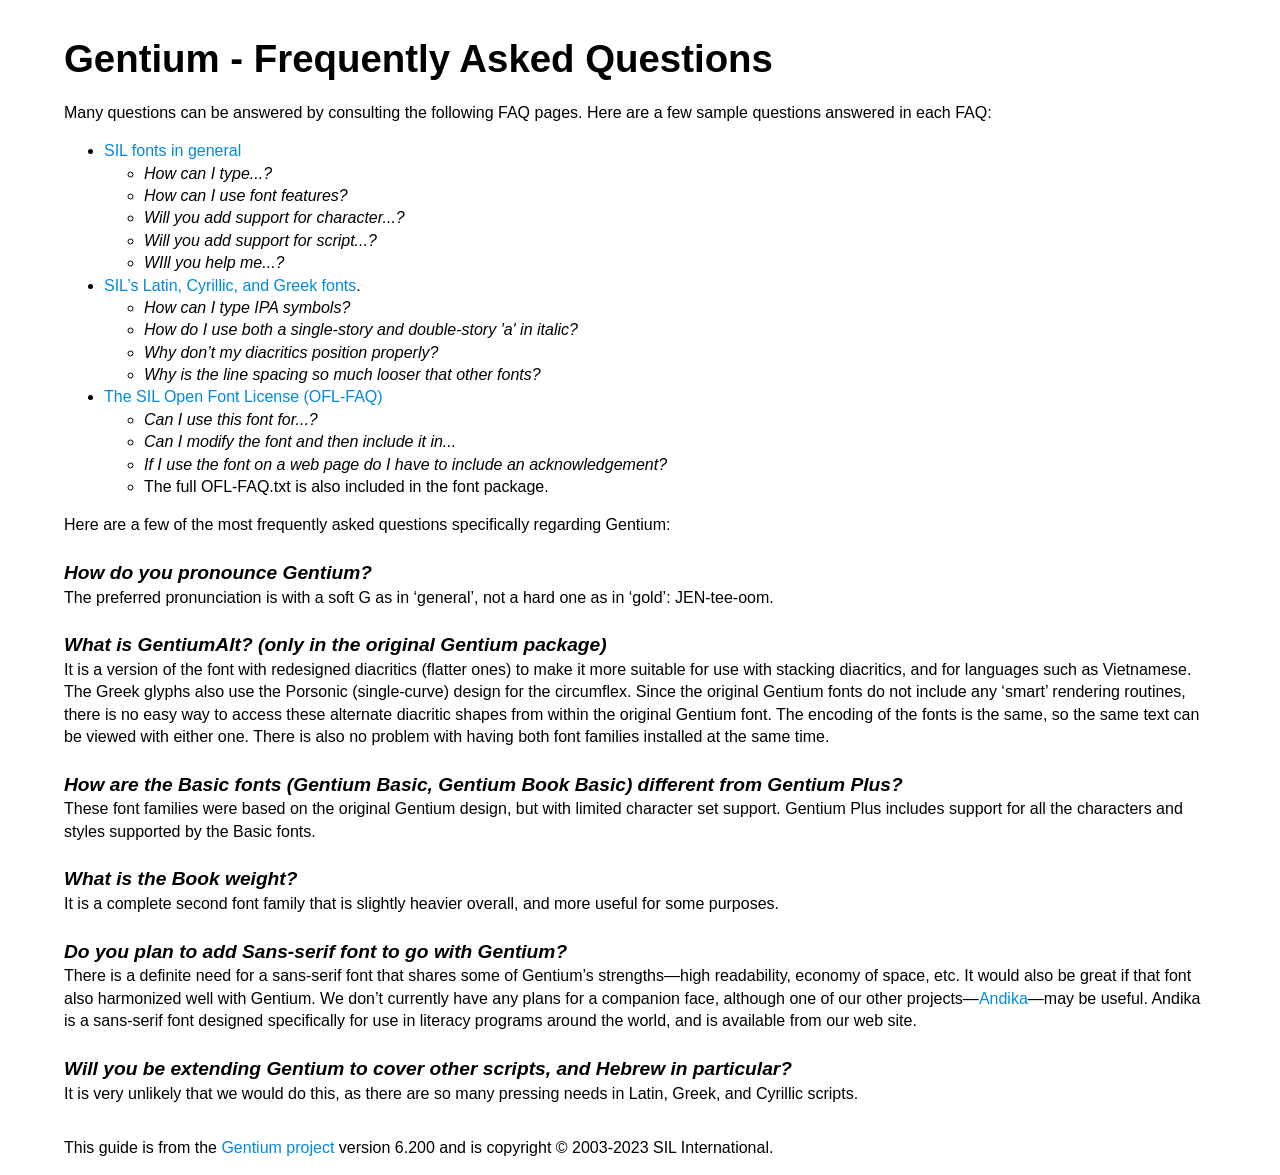
<file: resources/fonts/GentiumPlus-6.200/documentation/faq.html>
<!DOCTYPE html>
<html lang="en-us">
<head>
    <meta charset="utf-8">
    <title>Gentium - Frequently Asked Questions</title>
    <meta name="author" content="SIL Writing Systems Technology">
    <meta name="viewport" content="width=device-width, initial-scale=1.0, user-scalable=yes">
    <link rel="stylesheet" href="./assets/css/theme.css">
    <link rel="stylesheet" href="./assets/css/webfonts.css">
</head>
<body>
<div class="container">
<article class="article">
    <header>
        <h1 class="title">Gentium - Frequently Asked Questions</h1>
    </header>
    <p>Many questions can be answered by consulting the following FAQ pages. Here are a few sample questions answered in each FAQ:</p>
    <ul>
    <li><a href="https://software.sil.org/fonts/faq">SIL fonts in general</a>
    <ul>
    <li><em>How can I type...?</em></li>
    <li><em>How can I use font features?</em></li>
    <li><em>Will you add support for character...?</em></li>
    <li><em>Will you add support for script...?</em></li>
    <li><em>WIll you help me...?</em></li>
    </ul></li>
    <li><a href="https://software.sil.org/lcgfonts/faq">SIL’s Latin, Cyrillic, and Greek fonts</a>.
    <ul>
    <li><em>How can I type IPA symbols?</em></li>
    <li><em>How do I use both a single-story and double-story 'a' in italic?</em></li>
    <li><em>Why don’t my diacritics position properly?</em></li>
    <li><em>Why is the line spacing so much looser that other fonts?</em></li>
    </ul></li>
    <li><a href="https://scripts.sil.org/OFL-FAQ_web">The SIL Open Font License (OFL-FAQ)</a>
    <ul>
    <li><em>Can I use this font for...?</em></li>
    <li><em>Can I modify the font and then include it in...</em></li>
    <li><em>If I use the font on a web page do I have to include an acknowledgement?</em></li>
    <li>The full OFL-FAQ.txt is also included in the font package.</li>
    </ul></li>
    </ul>
    <p>Here are a few of the most frequently asked questions specifically regarding Gentium:</p>
    <h4 id="how-do-you-pronounce-gentium"><em>How do you pronounce Gentium?</em></h4>
    <p>The preferred pronunciation is with a soft G as in ‘general’, not a hard one as in ‘gold’: JEN-tee-oom.</p>
    <h4 id="what-is-gentiumalt-only-in-the-original-gentium-package"><em>What is GentiumAlt? (only in the original Gentium package)</em></h4>
    <p>It is a version of the font with redesigned diacritics (flatter ones) to make it more suitable for use with stacking diacritics, and for languages such as Vietnamese. The Greek glyphs also use the Porsonic (single-curve) design for the circumflex. Since the original Gentium fonts do not include any ‘smart’ rendering routines, there is no easy way to access these alternate diacritic shapes from within the original Gentium font. The encoding of the fonts is the same, so the same text can be viewed with either one. There is also no problem with having both font families installed at the same time.</p>
    <h4 id="how-are-the-basic-fonts-gentium-basic-gentium-book-basic-different-from-gentium-plus"><em>How are the Basic fonts (Gentium Basic, Gentium Book Basic) different from Gentium Plus?</em></h4>
    <p>These font families were based on the original Gentium design, but with limited character set support. Gentium Plus includes support for all the characters and styles supported by the Basic fonts.</p>
    <h4 id="what-is-the-book-weight"><em>What is the Book weight?</em></h4>
    <p>It is a complete second font family that is slightly heavier overall, and more useful for some purposes.</p>
    <h4 id="do-you-plan-to-add-sans-serif-font-to-go-with-gentium"><em>Do you plan to add Sans-serif font to go with Gentium?</em></h4>
    <p>There is a definite need for a sans-serif font that shares some of Gentium’s strengths—high readability, economy of space, etc. It would also be great if that font also harmonized well with Gentium. We don’t currently have any plans for a companion face, although one of our other projects—<a href="https://software.sil.org/andika/">Andika</a>—may be useful. Andika is a sans-serif font designed specifically for use in literacy programs around the world, and is available from our web site.</p>
    <h4 id="will-you-be-extending-gentium-to-cover-other-scripts-and-hebrew-in-particular"><em>Will you be extending Gentium to cover other scripts, and Hebrew in particular?</em></h4>
    <p>It is very unlikely that we would do this, as there are so many pressing needs in Latin, Greek, and Cyrillic scripts.</p>
    <footer class="footer">
        <p>This guide is from the <a href="https://software.sil.org/gentium/" title="" class="active">Gentium project</a> version 6.200 and is copyright © 2003-2023 SIL International.</p>
    </footer>
</article>
</div>
</body>
</html>
</file>
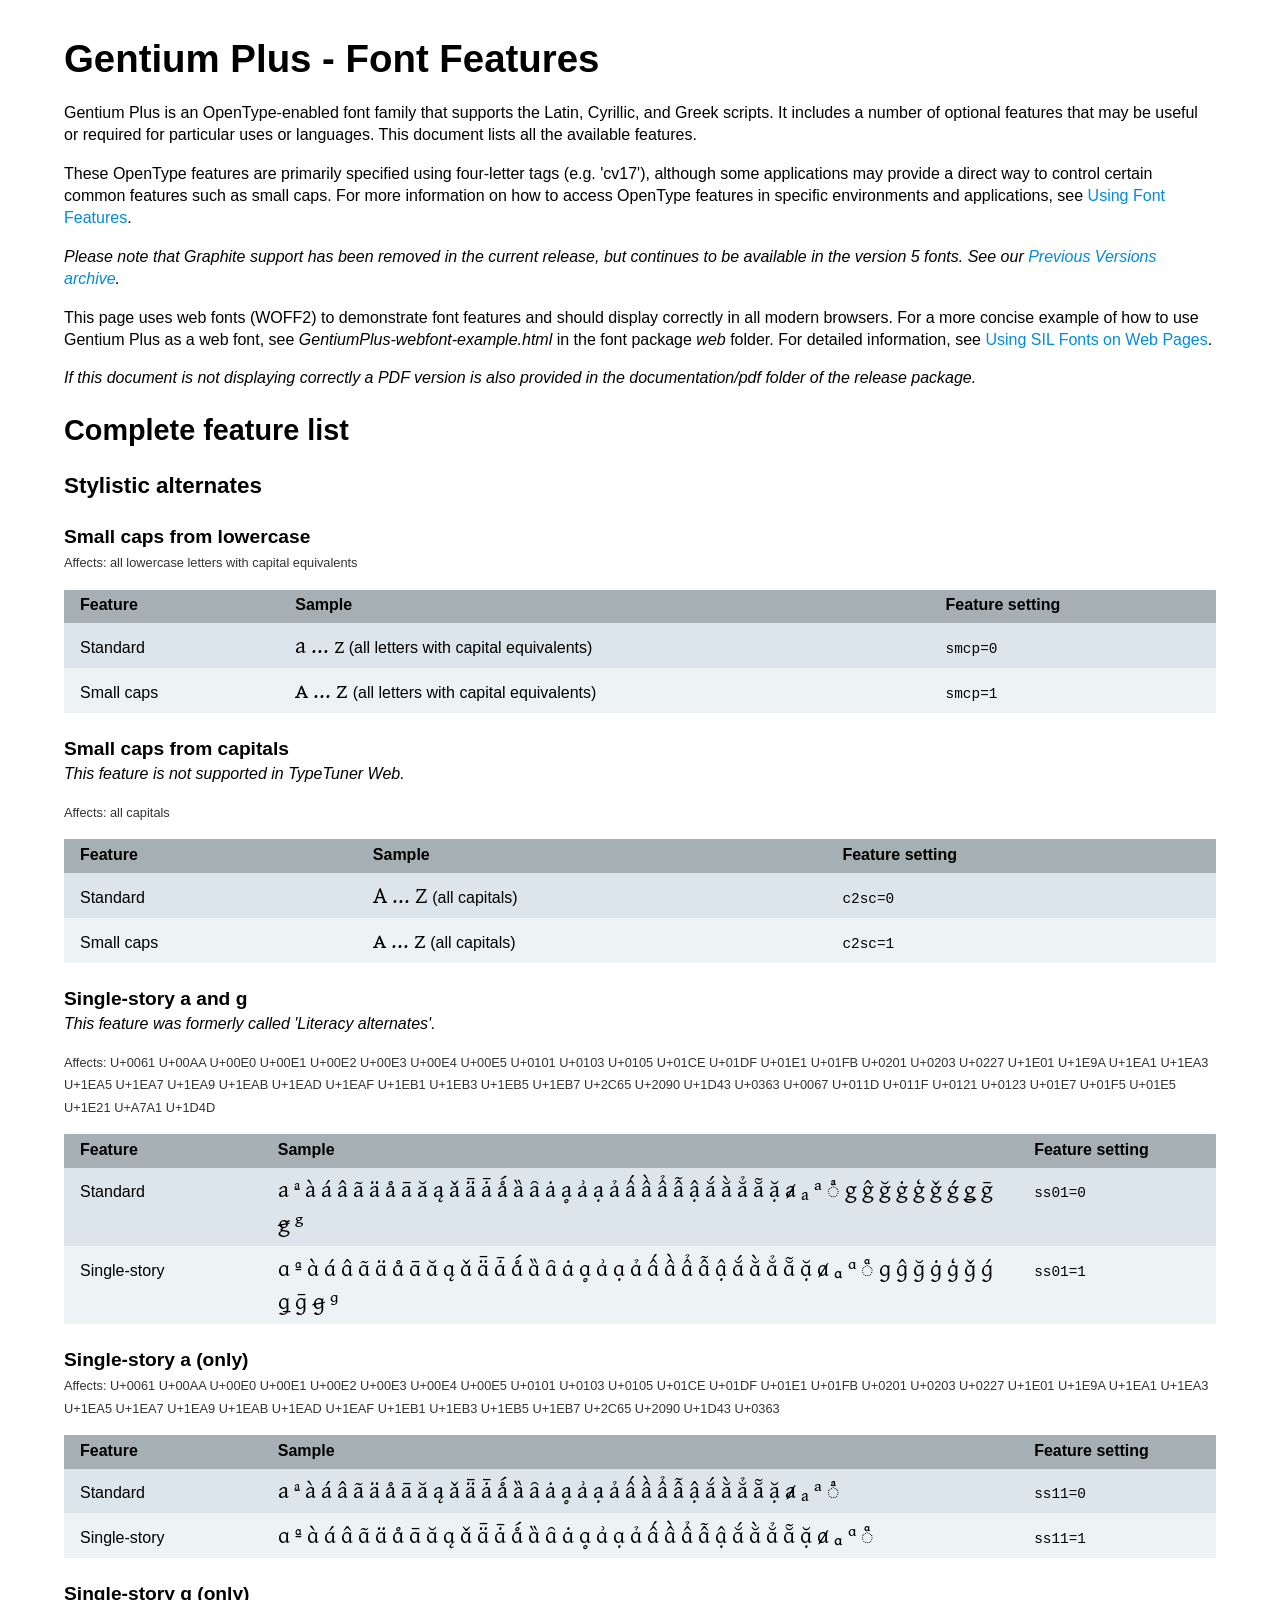
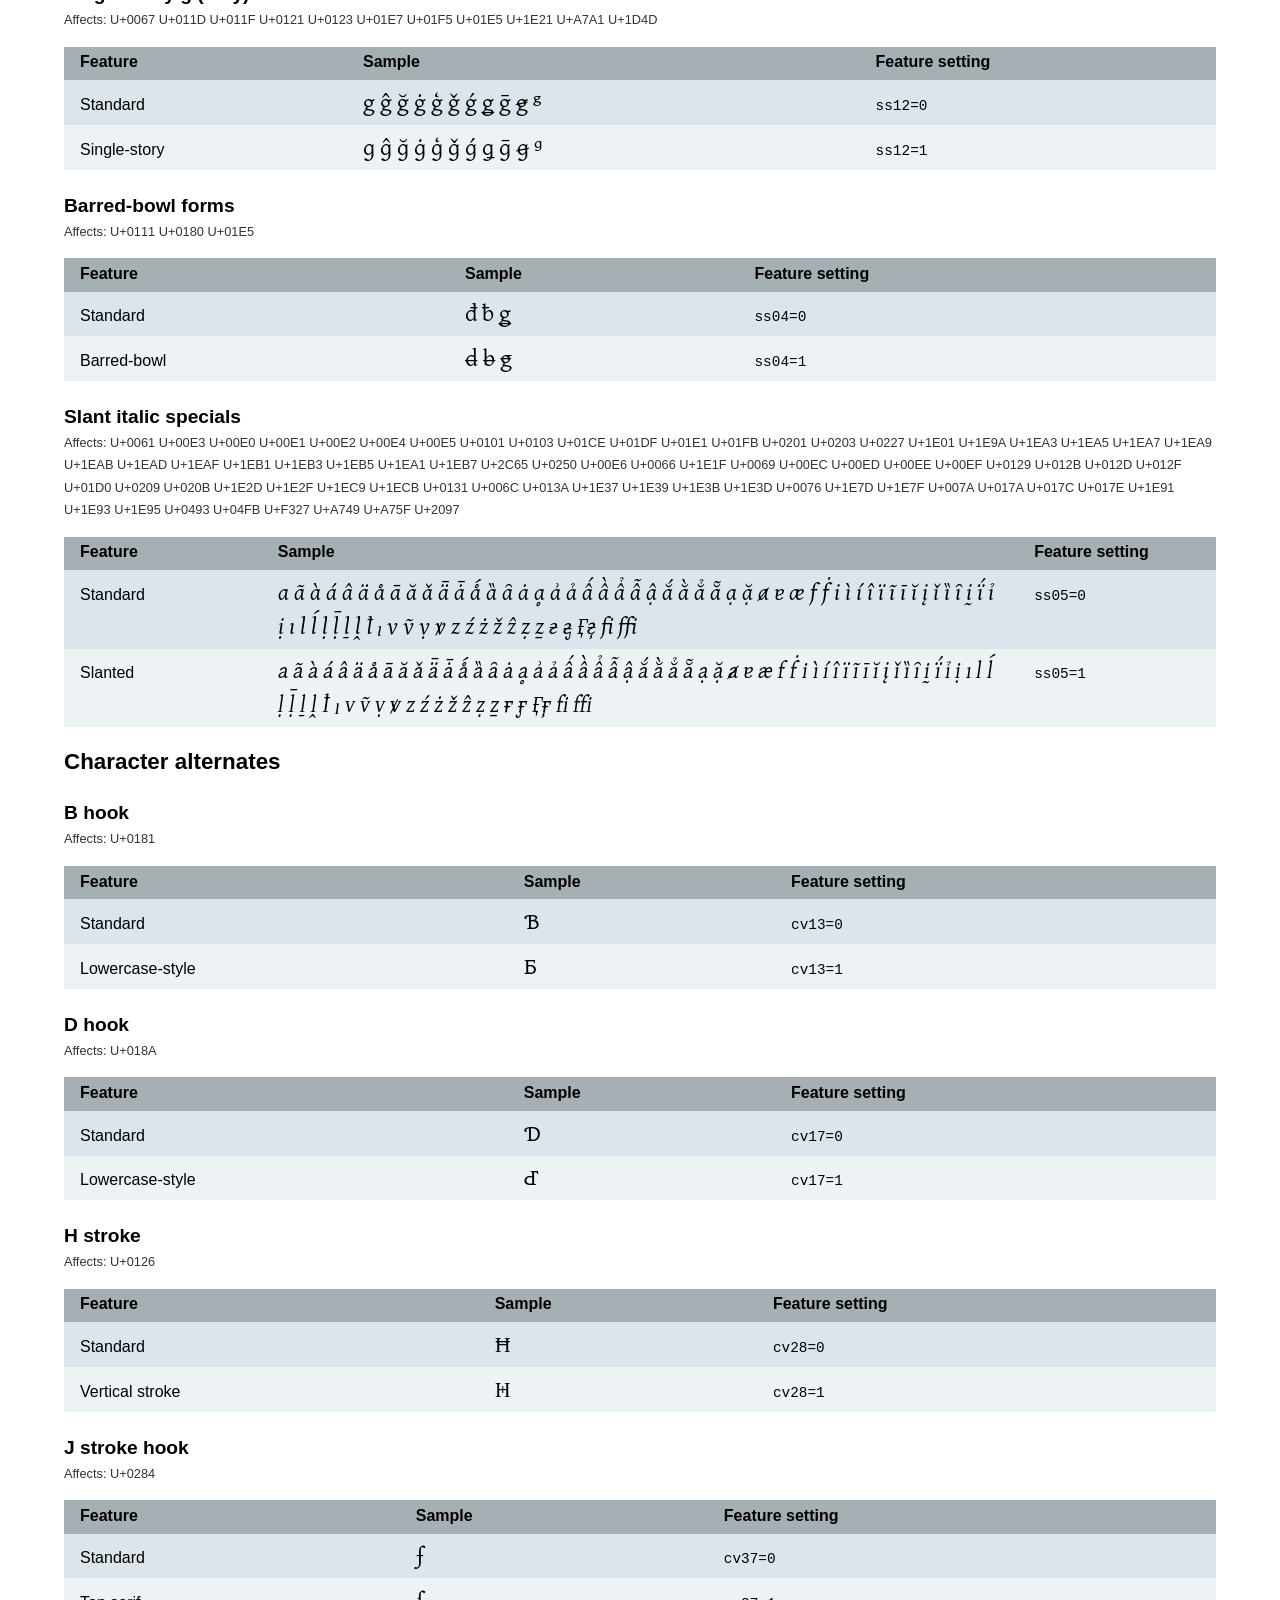
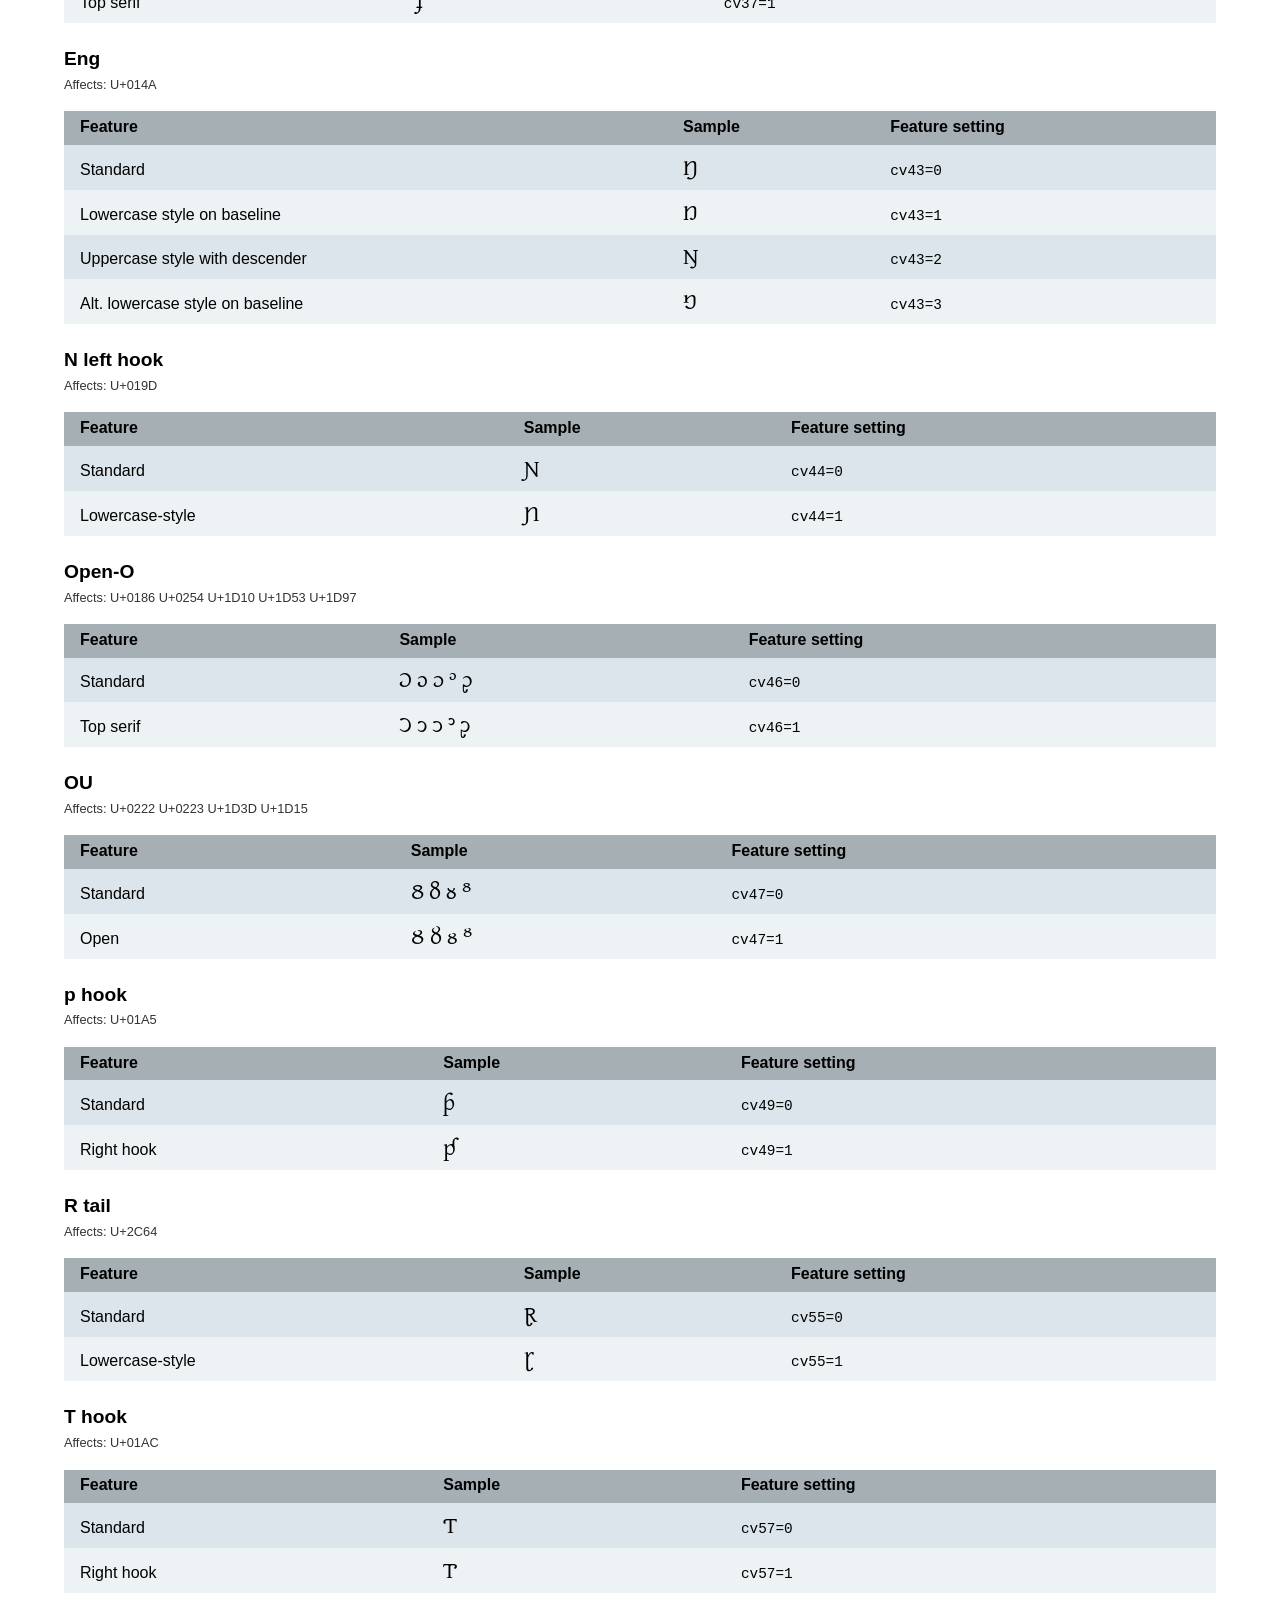
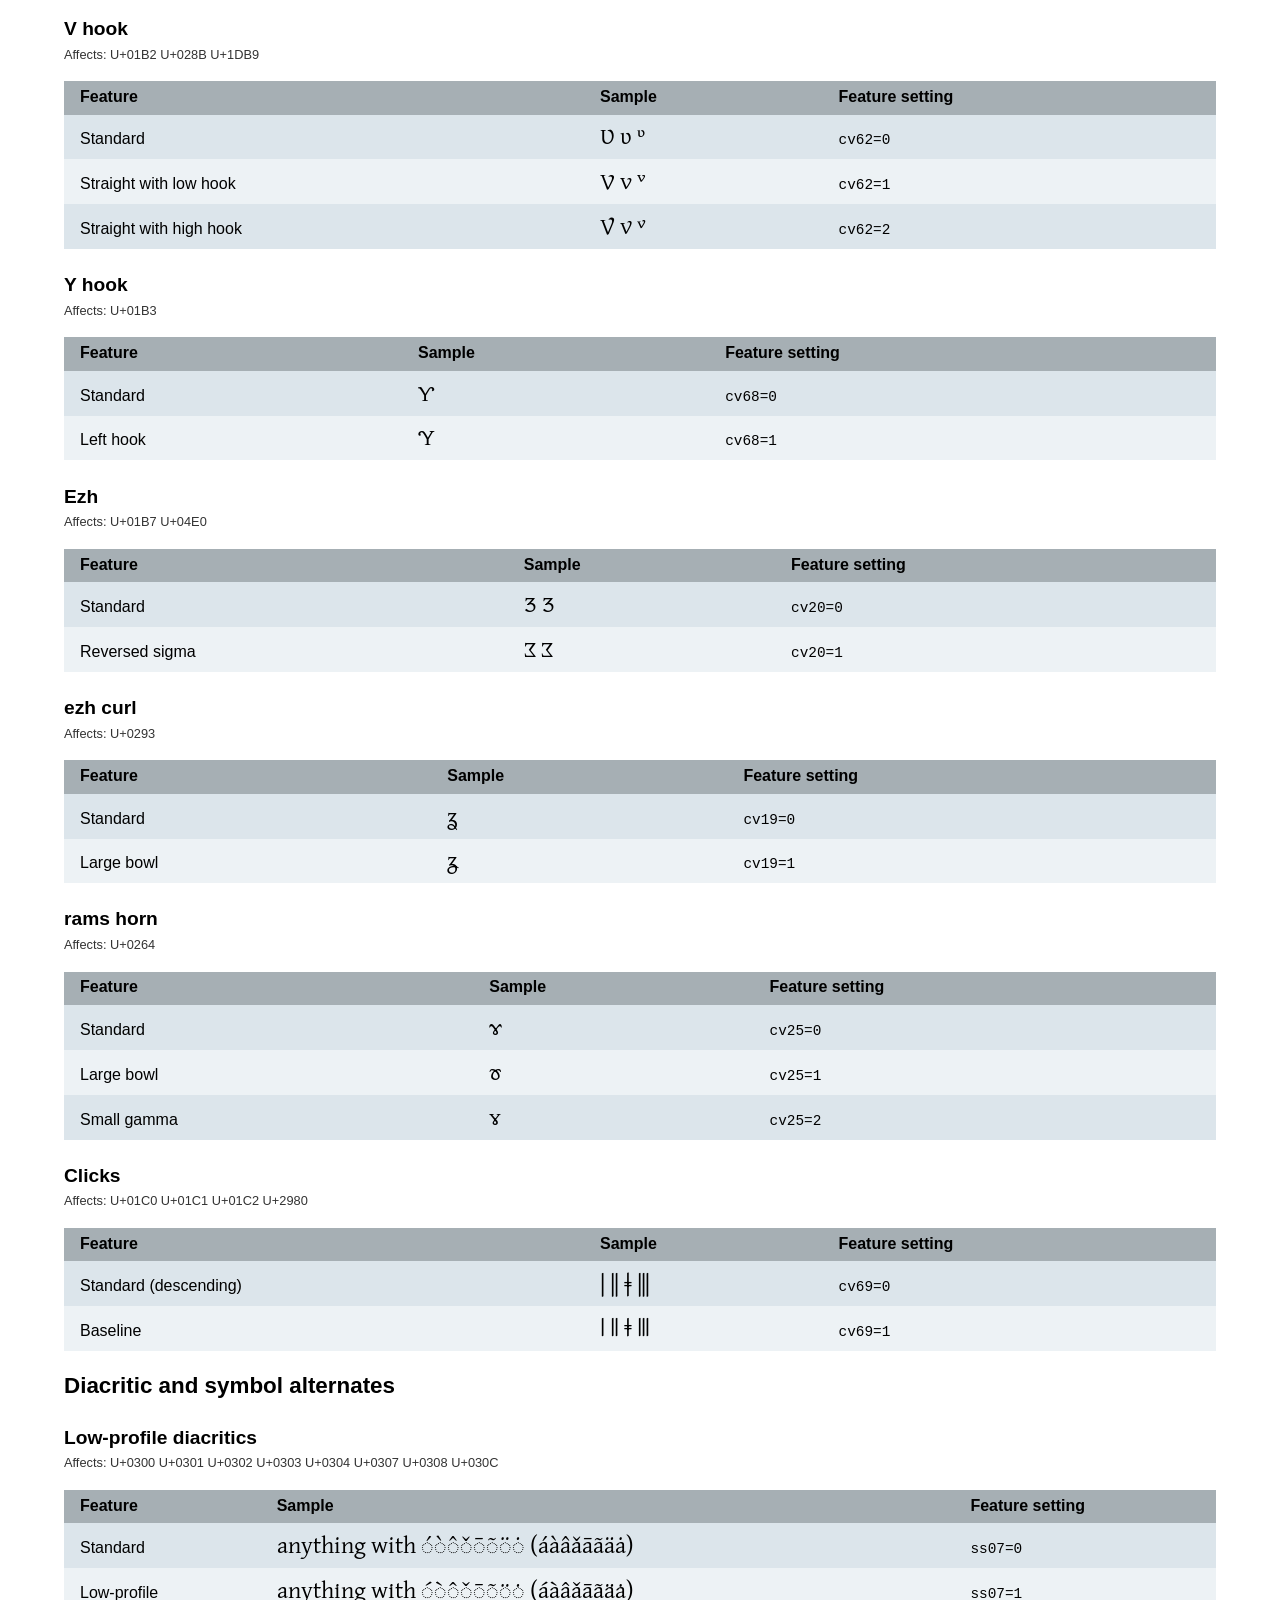
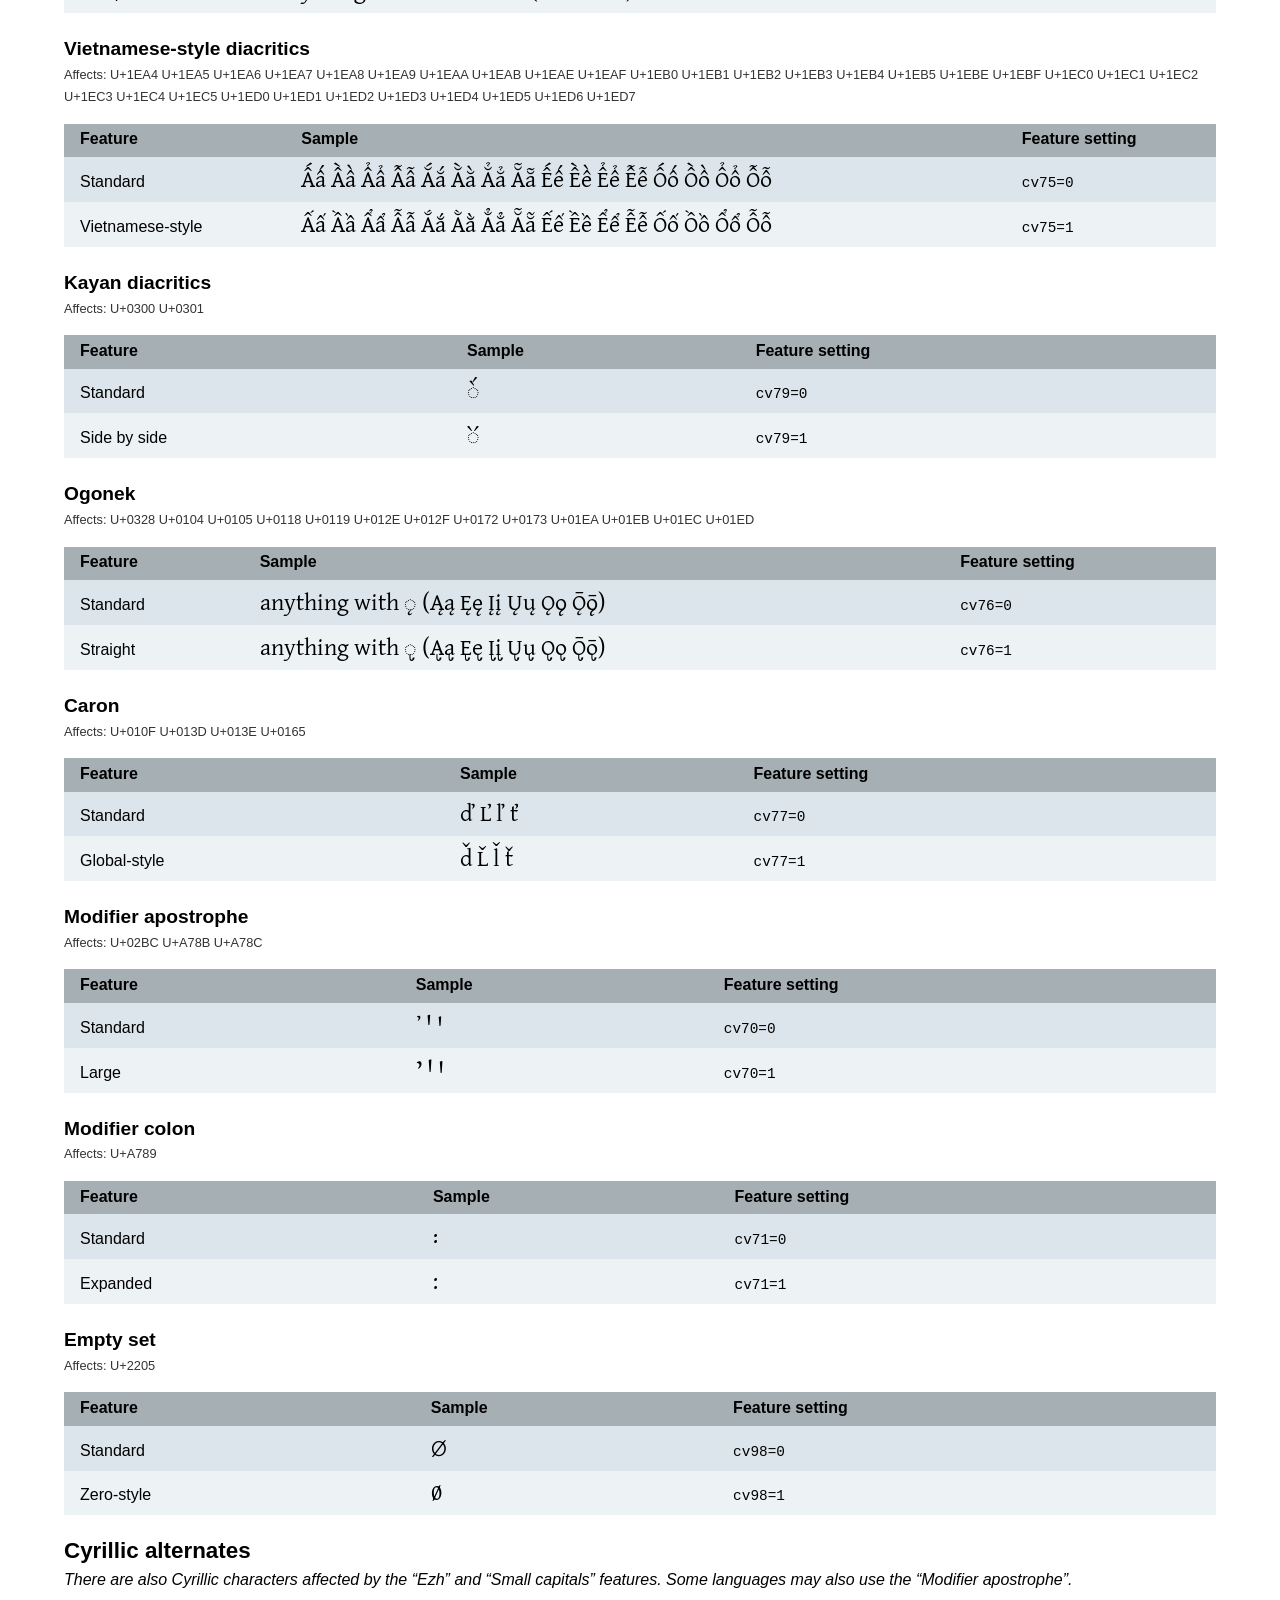
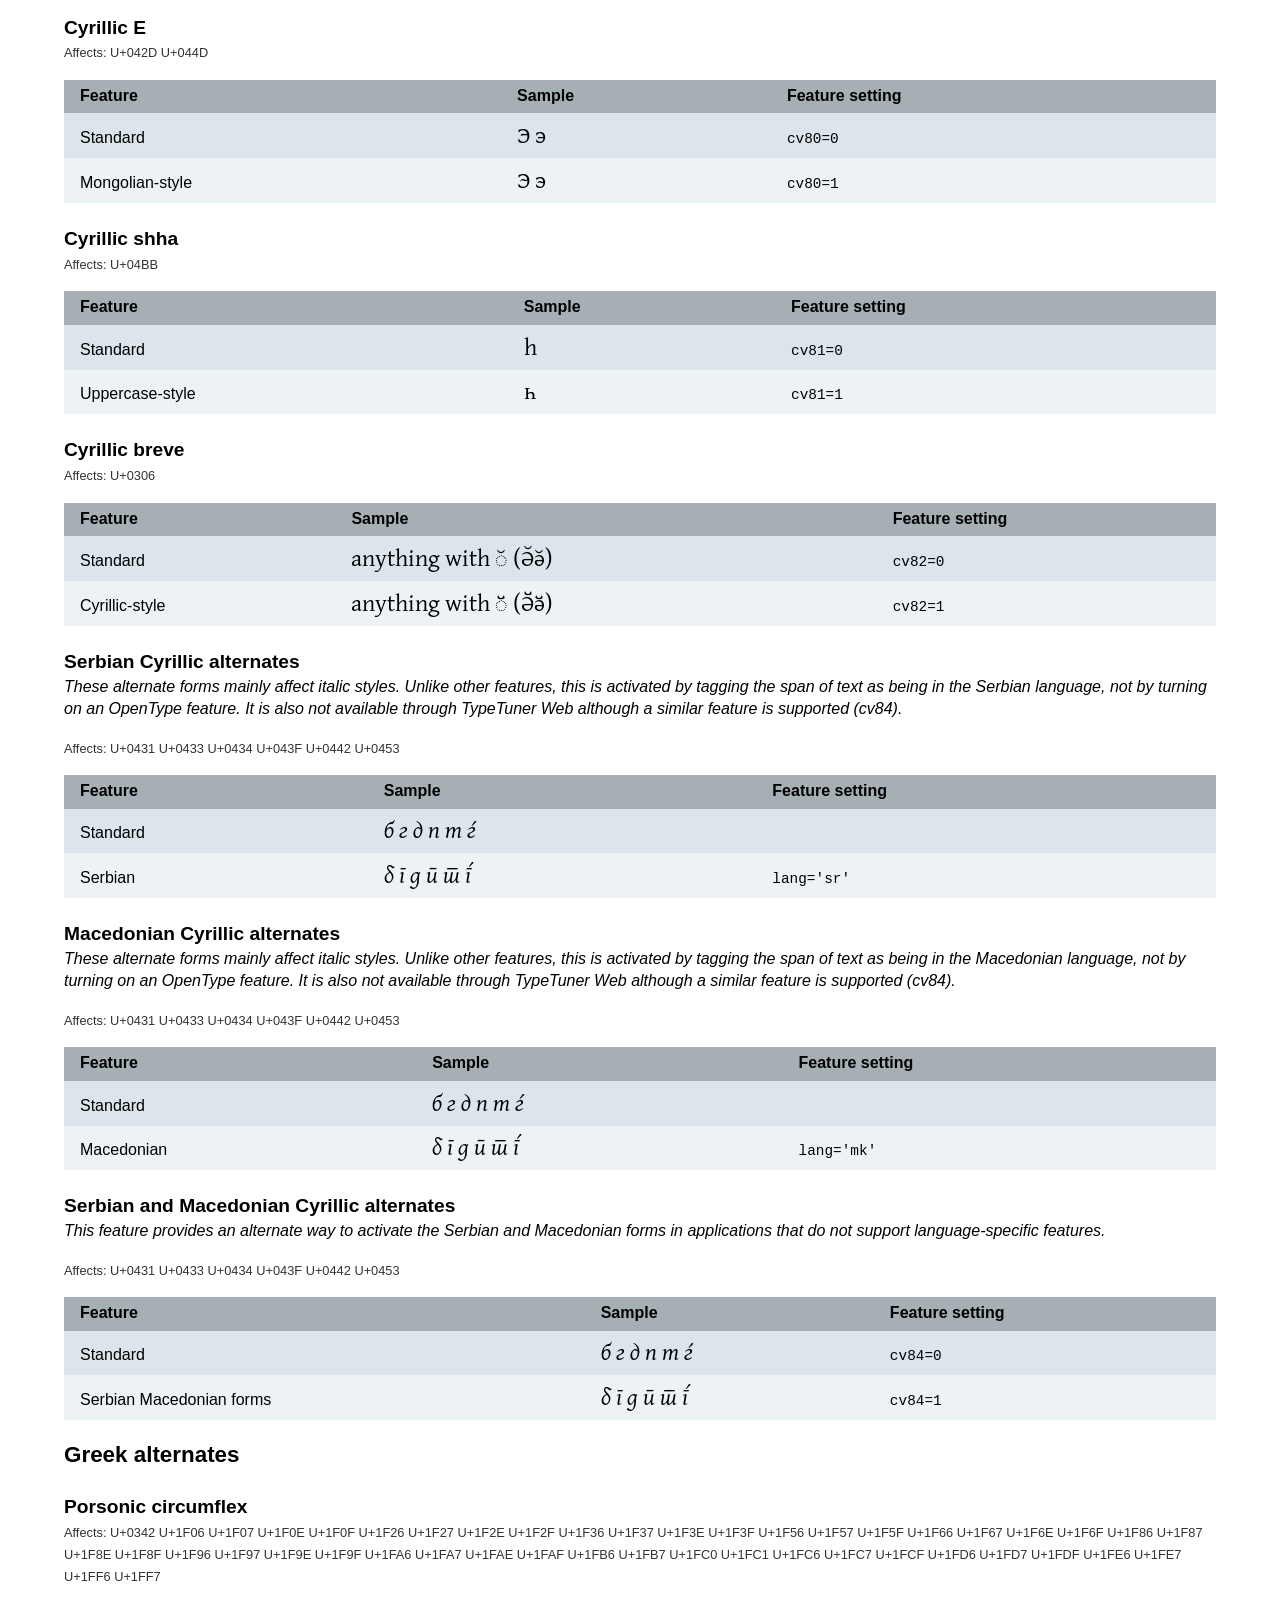
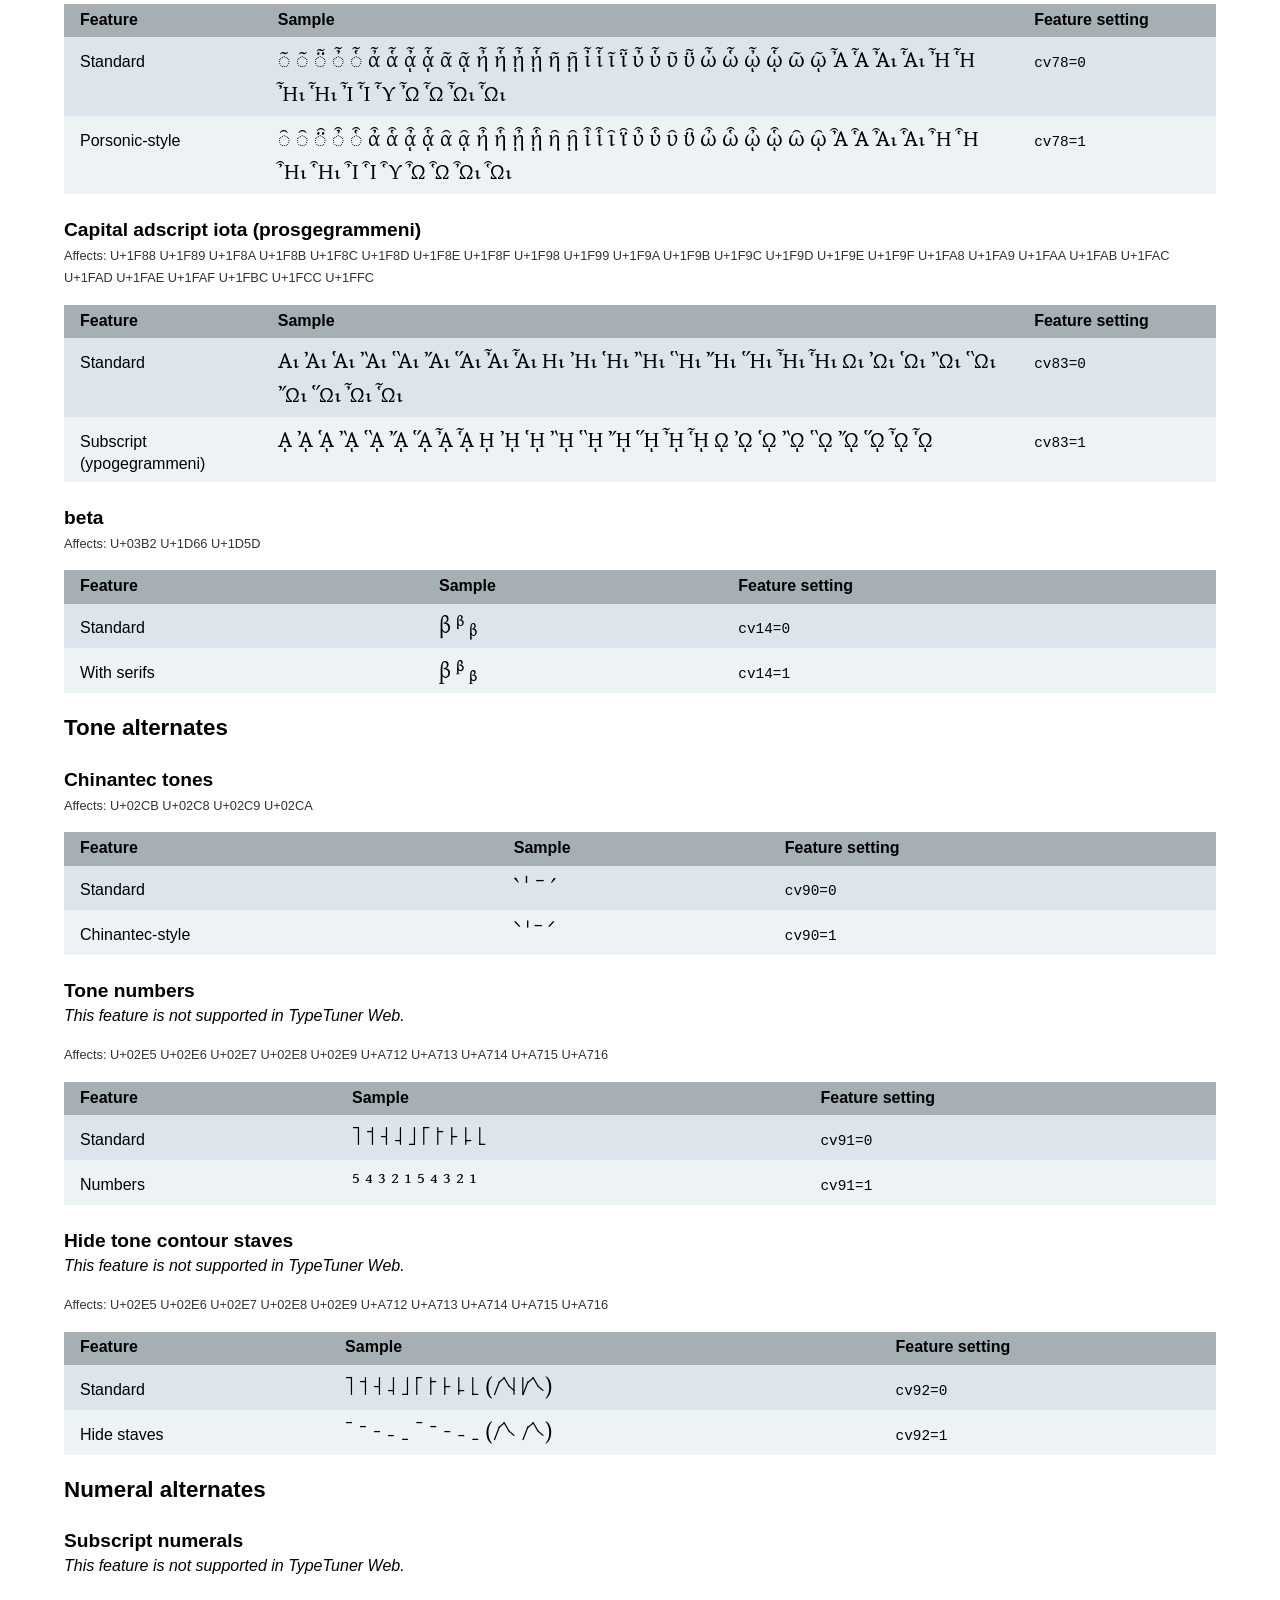
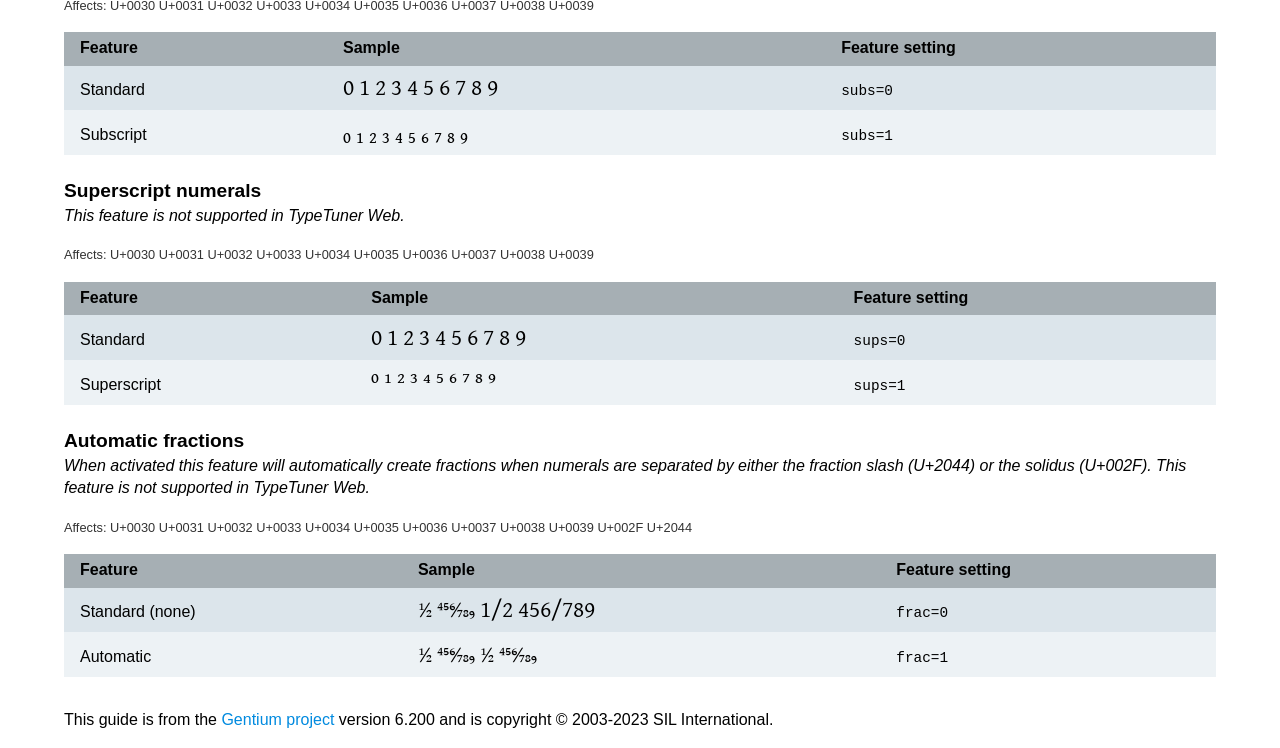
<file: resources/fonts/GentiumPlus-6.200/documentation/features.html>
<!DOCTYPE html>
<html lang="en-us">
<head>
    <meta charset="utf-8">
    <title>Gentium Plus - Font Features</title>
    <meta name="author" content="SIL Writing Systems Technology">
    <meta name="viewport" content="width=device-width, initial-scale=1.0, user-scalable=yes">
    <link rel="stylesheet" href="./assets/css/theme.css">
    <link rel="stylesheet" href="./assets/css/webfonts.css">
</head>
<body>
<div class="container">
<article class="article">
    <header>
        <h1 class="title">Gentium Plus - Font Features</h1>
    </header>
    <p>Gentium Plus is an OpenType-enabled font family that supports the Latin, Cyrillic, and Greek scripts. It includes a number of optional features that may be useful or required for particular uses or languages. This document lists all the available features.</p>
    <p>These OpenType features are primarily specified using four-letter tags (e.g. 'cv17'), although some applications may provide a direct way to control certain common features such as small caps. For more information on how to access OpenType features in specific environments and applications, see <a href="https://software.sil.org/fonts/features">Using Font Features</a>.</p>
    <p><em>Please note that Graphite support has been removed in the current release, but continues to be available in the version 5 fonts. See our <a href="https://software.sil.org/gentium/download/previous-versions">Previous Versions archive</a>.</em></p>
    <p>This page uses web fonts (WOFF2) to demonstrate font features and should display correctly in all modern browsers. For a more concise example of how to use Gentium Plus as a web font, see <em>GentiumPlus-webfont-example.html</em> in the font package <em>web</em> folder. For detailed information, see <a href="https://software.sil.org/fonts/webfonts">Using SIL Fonts on Web Pages</a>.</p>
    <p><em>If this document is not displaying correctly a PDF version is also provided in the documentation/pdf folder of the release package.</em></p>
    <h2 id="complete-feature-list">Complete feature list</h2>
    <h3 id="stylistic-alternates">Stylistic alternates</h3>
    <h4 id="small-caps-from-lowercase">Small caps from lowercase</h4>
    <p><span class="affects">Affects: all lowercase letters with capital equivalents</span></p>
    <table>
    <thead>
    <tr class="header">
    <th>Feature</th>
    <th>Sample</th>
    <th>Feature setting</th>
    </tr>
    </thead>
    <tbody>
    <tr class="odd">
    <td>Standard</td>
    <td><span class="gentium-R normal">a ... z</span> (all letters with capital equivalents)</td>
    <td><code>smcp=0</code></td>
    </tr>
    <tr class="even">
    <td>Small caps</td>
    <td><span class="gentium-R normal" style="font-feature-settings: &quot;smcp&quot; 1">a ... z</span> (all letters with capital equivalents)</td>
    <td><code>smcp=1</code></td>
    </tr>
    </tbody>
    </table>
    <h4 id="small-caps-from-capitals">Small caps from capitals</h4>
    <p><em>This feature is not supported in TypeTuner Web.</em></p>
    <p><span class="affects">Affects: all capitals</span></p>
    <table>
    <thead>
    <tr class="header">
    <th>Feature</th>
    <th>Sample</th>
    <th>Feature setting</th>
    </tr>
    </thead>
    <tbody>
    <tr class="odd">
    <td>Standard</td>
    <td><span class="gentium-R normal">A ... Z</span> (all capitals)</td>
    <td><code>c2sc=0</code></td>
    </tr>
    <tr class="even">
    <td>Small caps</td>
    <td><span class="gentium-R normal" style="font-feature-settings: &quot;c2sc&quot; 1">A ... Z</span> (all capitals)</td>
    <td><code>c2sc=1</code></td>
    </tr>
    </tbody>
    </table>
    <h4 id="single-story-a-and-g">Single-story a and g</h4>
    <p><em>This feature was formerly called 'Literacy alternates'.</em></p>
    <p><span class="affects">Affects: U+0061 U+00AA U+00E0 U+00E1 U+00E2 U+00E3 U+00E4 U+00E5 U+0101 U+0103 U+0105 U+01CE U+01DF U+01E1 U+01FB U+0201 U+0203 U+0227 U+1E01 U+1E9A U+1EA1 U+1EA3 U+1EA5 U+1EA7 U+1EA9 U+1EAB U+1EAD U+1EAF U+1EB1 U+1EB3 U+1EB5 U+1EB7 U+2C65 U+2090 U+1D43 U+0363 U+0067 U+011D U+011F U+0121 U+0123 U+01E7 U+01F5 U+01E5 U+1E21 U+A7A1 U+1D4D</span></p>
    <table>
    <colgroup>
    <col style="width: 17%" />
    <col style="width: 65%" />
    <col style="width: 17%" />
    </colgroup>
    <thead>
    <tr class="header">
    <th>Feature</th>
    <th>Sample</th>
    <th>Feature setting</th>
    </tr>
    </thead>
    <tbody>
    <tr class="odd">
    <td>Standard</td>
    <td><span class="gentium-R normal">a ª à á â ã ä å ā ă ą ǎ ǟ ǡ ǻ ȁ ȃ ȧ ḁ ẚ ạ ả ấ ầ ẩ ẫ ậ ắ ằ ẳ ẵ ặ ⱥ ₐ ᵃ ◌ͣ g ĝ ğ ġ ģ ǧ ǵ ǥ ḡ ꞡ ᵍ </span></td>
    <td><code>ss01=0</code></td>
    </tr>
    <tr class="even">
    <td>Single-story</td>
    <td><span class="gentium-R normal" style="font-feature-settings: &quot;ss01&quot; 1">a ª à á â ã ä å ā ă ą ǎ ǟ ǡ ǻ ȁ ȃ ȧ ḁ ẚ ạ ả ấ ầ ẩ ẫ ậ ắ ằ ẳ ẵ ặ ⱥ ₐ ᵃ ◌ͣ g ĝ ğ ġ ģ ǧ ǵ ǥ ḡ ꞡ ᵍ </span></td>
    <td><code>ss01=1</code></td>
    </tr>
    </tbody>
    </table>
    <h4 id="single-story-a-only">Single-story a (only)</h4>
    <p><span class="affects">Affects: U+0061 U+00AA U+00E0 U+00E1 U+00E2 U+00E3 U+00E4 U+00E5 U+0101 U+0103 U+0105 U+01CE U+01DF U+01E1 U+01FB U+0201 U+0203 U+0227 U+1E01 U+1E9A U+1EA1 U+1EA3 U+1EA5 U+1EA7 U+1EA9 U+1EAB U+1EAD U+1EAF U+1EB1 U+1EB3 U+1EB5 U+1EB7 U+2C65 U+2090 U+1D43 U+0363</span></p>
    <table>
    <colgroup>
    <col style="width: 17%" />
    <col style="width: 65%" />
    <col style="width: 17%" />
    </colgroup>
    <thead>
    <tr class="header">
    <th>Feature</th>
    <th>Sample</th>
    <th>Feature setting</th>
    </tr>
    </thead>
    <tbody>
    <tr class="odd">
    <td>Standard</td>
    <td><span class="gentium-R normal">a ª à á â ã ä å ā ă ą ǎ ǟ ǡ ǻ ȁ ȃ ȧ ḁ ẚ ạ ả ấ ầ ẩ ẫ ậ ắ ằ ẳ ẵ ặ ⱥ ₐ ᵃ ◌ͣ </span></td>
    <td><code>ss11=0</code></td>
    </tr>
    <tr class="even">
    <td>Single-story</td>
    <td><span class="gentium-R normal" style="font-feature-settings: &quot;ss11&quot; 1">a ª à á â ã ä å ā ă ą ǎ ǟ ǡ ǻ ȁ ȃ ȧ ḁ ẚ ạ ả ấ ầ ẩ ẫ ậ ắ ằ ẳ ẵ ặ ⱥ ₐ ᵃ ◌ͣ </span></td>
    <td><code>ss11=1</code></td>
    </tr>
    </tbody>
    </table>
    <h4 id="single-story-g-only">Single-story g (only)</h4>
    <p><span class="affects">Affects: U+0067 U+011D U+011F U+0121 U+0123 U+01E7 U+01F5 U+01E5 U+1E21 U+A7A1 U+1D4D</span></p>
    <table>
    <thead>
    <tr class="header">
    <th>Feature</th>
    <th>Sample</th>
    <th>Feature setting</th>
    </tr>
    </thead>
    <tbody>
    <tr class="odd">
    <td>Standard</td>
    <td><span class="gentium-R normal">g ĝ ğ ġ ģ ǧ ǵ ǥ ḡ ꞡ ᵍ </span></td>
    <td><code>ss12=0</code></td>
    </tr>
    <tr class="even">
    <td>Single-story</td>
    <td><span class="gentium-R normal" style="font-feature-settings: &quot;ss12&quot; 1">g ĝ ğ ġ ģ ǧ ǵ ǥ ḡ ꞡ ᵍ </span></td>
    <td><code>ss12=1</code></td>
    </tr>
    </tbody>
    </table>
    <h4 id="barred-bowl-forms">Barred-bowl forms</h4>
    <p><span class="affects">Affects: U+0111 U+0180 U+01E5</span></p>
    <table>
    <thead>
    <tr class="header">
    <th>Feature</th>
    <th>Sample</th>
    <th>Feature setting</th>
    </tr>
    </thead>
    <tbody>
    <tr class="odd">
    <td>Standard</td>
    <td><span class="gentium-R normal">đ ƀ ǥ</span></td>
    <td><code>ss04=0</code></td>
    </tr>
    <tr class="even">
    <td>Barred-bowl</td>
    <td><span class="gentium-R normal" style="font-feature-settings: &quot;ss04&quot; 1">đ ƀ ǥ</span></td>
    <td><code>ss04=1</code></td>
    </tr>
    </tbody>
    </table>
    <h4 id="slant-italic-specials">Slant italic specials</h4>
    <p><span class="affects">Affects: U+0061 U+00E3 U+00E0 U+00E1 U+00E2 U+00E4 U+00E5 U+0101 U+0103 U+01CE U+01DF U+01E1 U+01FB U+0201 U+0203 U+0227 U+1E01 U+1E9A U+1EA3 U+1EA5 U+1EA7 U+1EA9 U+1EAB U+1EAD U+1EAF U+1EB1 U+1EB3 U+1EB5 U+1EA1 U+1EB7 U+2C65 U+0250 U+00E6 U+0066 U+1E1F U+0069 U+00EC U+00ED U+00EE U+00EF U+0129 U+012B U+012D U+012F U+01D0 U+0209 U+020B U+1E2D U+1E2F U+1EC9 U+1ECB U+0131 U+006C U+013A U+1E37 U+1E39 U+1E3B U+1E3D U+0076 U+1E7D U+1E7F U+007A U+017A U+017C U+017E U+1E91 U+1E93 U+1E95 U+0493 U+04FB U+F327 U+A749 U+A75F U+2097</span></p>
    <table>
    <colgroup>
    <col style="width: 17%" />
    <col style="width: 65%" />
    <col style="width: 17%" />
    </colgroup>
    <thead>
    <tr class="header">
    <th>Feature</th>
    <th>Sample</th>
    <th>Feature setting</th>
    </tr>
    </thead>
    <tbody>
    <tr class="odd">
    <td>Standard</td>
    <td><span class="gentium-I normal">a ã à á â ä å ā ă ǎ ǟ ǡ ǻ ȁ ȃ ȧ ḁ ẚ ả ấ ầ ẩ ẫ ậ ắ ằ ẳ ẵ ạ ặ ⱥ ɐ æ f ḟ i ì í î ï ĩ ī ĭ į ǐ ȉ ȋ ḭ ḯ ỉ ị ı l ĺ ḷ ḹ ḻ ḽ ꝉ ₗ v ṽ ṿ ꝟ z ź ż ž ẑ ẓ ẕ ғ ӻ  fi ffi</span></td>
    <td><code>ss05=0</code></td>
    </tr>
    <tr class="even">
    <td>Slanted</td>
    <td><span class="gentium-I normal" style="font-feature-settings: &quot;ss05&quot; 1">a ã à á â ä å ā ă ǎ ǟ ǡ ǻ ȁ ȃ ȧ ḁ ẚ ả ấ ầ ẩ ẫ ậ ắ ằ ẳ ẵ ạ ặ ⱥ ɐ æ f ḟ i ì í î ï ĩ ī ĭ į ǐ ȉ ȋ ḭ ḯ ỉ ị ı l ĺ ḷ ḹ ḻ ḽ ꝉ ₗ v ṽ ṿ ꝟ z ź ż ž ẑ ẓ ẕ ғ ӻ  fi ffi</span></td>
    <td><code>ss05=1</code></td>
    </tr>
    </tbody>
    </table>
    <h3 id="character-alternates">Character alternates</h3>
    <h4 id="b-hook">B hook</h4>
    <p><span class="affects">Affects: U+0181</span></p>
    <table>
    <thead>
    <tr class="header">
    <th>Feature</th>
    <th>Sample</th>
    <th>Feature setting</th>
    </tr>
    </thead>
    <tbody>
    <tr class="odd">
    <td>Standard</td>
    <td><span class="gentium-R normal">Ɓ</span></td>
    <td><code>cv13=0</code></td>
    </tr>
    <tr class="even">
    <td>Lowercase-style</td>
    <td><span class="gentium-R normal" style="font-feature-settings: &quot;cv13&quot; 1">Ɓ</span></td>
    <td><code>cv13=1</code></td>
    </tr>
    </tbody>
    </table>
    <h4 id="d-hook">D hook</h4>
    <p><span class="affects">Affects: U+018A</span></p>
    <table>
    <thead>
    <tr class="header">
    <th>Feature</th>
    <th>Sample</th>
    <th>Feature setting</th>
    </tr>
    </thead>
    <tbody>
    <tr class="odd">
    <td>Standard</td>
    <td><span class="gentium-R normal">Ɗ</span></td>
    <td><code>cv17=0</code></td>
    </tr>
    <tr class="even">
    <td>Lowercase-style</td>
    <td><span class="gentium-R normal" style="font-feature-settings: &quot;cv17&quot; 1">Ɗ</span></td>
    <td><code>cv17=1</code></td>
    </tr>
    </tbody>
    </table>
    <h4 id="h-stroke">H stroke</h4>
    <p><span class="affects">Affects: U+0126</span></p>
    <table>
    <thead>
    <tr class="header">
    <th>Feature</th>
    <th>Sample</th>
    <th>Feature setting</th>
    </tr>
    </thead>
    <tbody>
    <tr class="odd">
    <td>Standard</td>
    <td><span class="gentium-R normal">Ħ</span></td>
    <td><code>cv28=0</code></td>
    </tr>
    <tr class="even">
    <td>Vertical stroke</td>
    <td><span class="gentium-R normal" style="font-feature-settings: &quot;cv28&quot; 1">Ħ</span></td>
    <td><code>cv28=1</code></td>
    </tr>
    </tbody>
    </table>
    <h4 id="j-stroke-hook">J stroke hook</h4>
    <p><span class="affects">Affects: U+0284</span></p>
    <table>
    <thead>
    <tr class="header">
    <th>Feature</th>
    <th>Sample</th>
    <th>Feature setting</th>
    </tr>
    </thead>
    <tbody>
    <tr class="odd">
    <td>Standard</td>
    <td><span class="gentium-R normal">ʄ</span></td>
    <td><code>cv37=0</code></td>
    </tr>
    <tr class="even">
    <td>Top serif</td>
    <td><span class="gentium-R normal" style="font-feature-settings: &quot;cv37&quot; 1">ʄ</span></td>
    <td><code>cv37=1</code></td>
    </tr>
    </tbody>
    </table>
    <h4 id="eng">Eng</h4>
    <p><span class="affects">Affects: U+014A</span></p>
    <table>
    <thead>
    <tr class="header">
    <th>Feature</th>
    <th>Sample</th>
    <th>Feature setting</th>
    </tr>
    </thead>
    <tbody>
    <tr class="odd">
    <td>Standard</td>
    <td><span class="gentium-R normal">Ŋ</span></td>
    <td><code>cv43=0</code></td>
    </tr>
    <tr class="even">
    <td>Lowercase style on baseline</td>
    <td><span class="gentium-R normal" style="font-feature-settings: &quot;cv43&quot; 1">Ŋ</span></td>
    <td><code>cv43=1</code></td>
    </tr>
    <tr class="odd">
    <td>Uppercase style with descender</td>
    <td><span class="gentium-R normal" style="font-feature-settings: &quot;cv43&quot; 2">Ŋ</span></td>
    <td><code>cv43=2</code></td>
    </tr>
    <tr class="even">
    <td>Alt. lowercase style on baseline</td>
    <td><span class="gentium-R normal" style="font-feature-settings: &quot;cv43&quot; 3">Ŋ</span></td>
    <td><code>cv43=3</code></td>
    </tr>
    </tbody>
    </table>
    <h4 id="n-left-hook">N left hook</h4>
    <p><span class="affects">Affects: U+019D</span></p>
    <table>
    <thead>
    <tr class="header">
    <th>Feature</th>
    <th>Sample</th>
    <th>Feature setting</th>
    </tr>
    </thead>
    <tbody>
    <tr class="odd">
    <td>Standard</td>
    <td><span class="gentium-R normal">Ɲ</span></td>
    <td><code>cv44=0</code></td>
    </tr>
    <tr class="even">
    <td>Lowercase-style</td>
    <td><span class="gentium-R normal" style="font-feature-settings: &quot;cv44&quot; 1">Ɲ</span></td>
    <td><code>cv44=1</code></td>
    </tr>
    </tbody>
    </table>
    <h4 id="open-o">Open-O</h4>
    <p><span class="affects">Affects: U+0186 U+0254 U+1D10 U+1D53 U+1D97</span></p>
    <table>
    <thead>
    <tr class="header">
    <th>Feature</th>
    <th>Sample</th>
    <th>Feature setting</th>
    </tr>
    </thead>
    <tbody>
    <tr class="odd">
    <td>Standard</td>
    <td><span class="gentium-R normal">Ɔ ɔ ᴐ ᵓ ᶗ</span></td>
    <td><code>cv46=0</code></td>
    </tr>
    <tr class="even">
    <td>Top serif</td>
    <td><span class="gentium-R normal" style="font-feature-settings: &quot;cv46&quot; 1">Ɔ ɔ ᴐ ᵓ ᶗ</span></td>
    <td><code>cv46=1</code></td>
    </tr>
    </tbody>
    </table>
    <h4 id="ou">OU</h4>
    <p><span class="affects">Affects: U+0222 U+0223 U+1D3D U+1D15</span></p>
    <table>
    <thead>
    <tr class="header">
    <th>Feature</th>
    <th>Sample</th>
    <th>Feature setting</th>
    </tr>
    </thead>
    <tbody>
    <tr class="odd">
    <td>Standard</td>
    <td><span class="gentium-R normal">Ȣ ȣ ᴕ ᴽ</span></td>
    <td><code>cv47=0</code></td>
    </tr>
    <tr class="even">
    <td>Open</td>
    <td><span class="gentium-R normal" style="font-feature-settings: &quot;cv47&quot; 1">Ȣ ȣ ᴕ ᴽ</span></td>
    <td><code>cv47=1</code></td>
    </tr>
    </tbody>
    </table>
    <h4 id="p-hook">p hook</h4>
    <p><span class="affects">Affects: U+01A5</span></p>
    <table>
    <thead>
    <tr class="header">
    <th>Feature</th>
    <th>Sample</th>
    <th>Feature setting</th>
    </tr>
    </thead>
    <tbody>
    <tr class="odd">
    <td>Standard</td>
    <td><span class="gentium-R normal">ƥ</span></td>
    <td><code>cv49=0</code></td>
    </tr>
    <tr class="even">
    <td>Right hook</td>
    <td><span class="gentium-R normal" style="font-feature-settings: &quot;cv49&quot; 1">ƥ</span></td>
    <td><code>cv49=1</code></td>
    </tr>
    </tbody>
    </table>
    <h4 id="r-tail">R tail</h4>
    <p><span class="affects">Affects: U+2C64</span></p>
    <table>
    <thead>
    <tr class="header">
    <th>Feature</th>
    <th>Sample</th>
    <th>Feature setting</th>
    </tr>
    </thead>
    <tbody>
    <tr class="odd">
    <td>Standard</td>
    <td><span class="gentium-R normal">Ɽ</span></td>
    <td><code>cv55=0</code></td>
    </tr>
    <tr class="even">
    <td>Lowercase-style</td>
    <td><span class="gentium-R normal" style="font-feature-settings: &quot;cv55&quot; 1">Ɽ</span></td>
    <td><code>cv55=1</code></td>
    </tr>
    </tbody>
    </table>
    <h4 id="t-hook">T hook</h4>
    <p><span class="affects">Affects: U+01AC</span></p>
    <table>
    <thead>
    <tr class="header">
    <th>Feature</th>
    <th>Sample</th>
    <th>Feature setting</th>
    </tr>
    </thead>
    <tbody>
    <tr class="odd">
    <td>Standard</td>
    <td><span class="gentium-R normal">Ƭ</span></td>
    <td><code>cv57=0</code></td>
    </tr>
    <tr class="even">
    <td>Right hook</td>
    <td><span class="gentium-R normal" style="font-feature-settings: &quot;cv57&quot; 1">Ƭ</span></td>
    <td><code>cv57=1</code></td>
    </tr>
    </tbody>
    </table>
    <h4 id="v-hook">V hook</h4>
    <p><span class="affects">Affects: U+01B2 U+028B U+1DB9</span></p>
    <table>
    <thead>
    <tr class="header">
    <th>Feature</th>
    <th>Sample</th>
    <th>Feature setting</th>
    </tr>
    </thead>
    <tbody>
    <tr class="odd">
    <td>Standard</td>
    <td><span class="gentium-R normal">Ʋ ʋ ᶹ</span></td>
    <td><code>cv62=0</code></td>
    </tr>
    <tr class="even">
    <td>Straight with low hook</td>
    <td><span class="gentium-R normal" style="font-feature-settings: &quot;cv62&quot; 1">Ʋ ʋ ᶹ</span></td>
    <td><code>cv62=1</code></td>
    </tr>
    <tr class="odd">
    <td>Straight with high hook</td>
    <td><span class="gentium-R normal" style="font-feature-settings: &quot;cv62&quot; 2">Ʋ ʋ ᶹ</span></td>
    <td><code>cv62=2</code></td>
    </tr>
    </tbody>
    </table>
    <h4 id="y-hook">Y hook</h4>
    <p><span class="affects">Affects: U+01B3</span></p>
    <table>
    <thead>
    <tr class="header">
    <th>Feature</th>
    <th>Sample</th>
    <th>Feature setting</th>
    </tr>
    </thead>
    <tbody>
    <tr class="odd">
    <td>Standard</td>
    <td><span class="gentium-R normal">Ƴ</span></td>
    <td><code>cv68=0</code></td>
    </tr>
    <tr class="even">
    <td>Left hook</td>
    <td><span class="gentium-R normal" style="font-feature-settings: &quot;cv68&quot; 1">Ƴ</span></td>
    <td><code>cv68=1</code></td>
    </tr>
    </tbody>
    </table>
    <h4 id="ezh">Ezh</h4>
    <p><span class="affects">Affects: U+01B7 U+04E0</span></p>
    <table>
    <thead>
    <tr class="header">
    <th>Feature</th>
    <th>Sample</th>
    <th>Feature setting</th>
    </tr>
    </thead>
    <tbody>
    <tr class="odd">
    <td>Standard</td>
    <td><span class="gentium-R normal">Ʒ Ӡ</span></td>
    <td><code>cv20=0</code></td>
    </tr>
    <tr class="even">
    <td>Reversed sigma</td>
    <td><span class="gentium-R normal" style="font-feature-settings: &quot;cv20&quot; 1">Ʒ Ӡ</span></td>
    <td><code>cv20=1</code></td>
    </tr>
    </tbody>
    </table>
    <h4 id="ezh-curl">ezh curl</h4>
    <p><span class="affects">Affects: U+0293</span></p>
    <table>
    <thead>
    <tr class="header">
    <th>Feature</th>
    <th>Sample</th>
    <th>Feature setting</th>
    </tr>
    </thead>
    <tbody>
    <tr class="odd">
    <td>Standard</td>
    <td><span class="gentium-R normal">ʓ</span></td>
    <td><code>cv19=0</code></td>
    </tr>
    <tr class="even">
    <td>Large bowl</td>
    <td><span class="gentium-R normal" style="font-feature-settings: &quot;cv19&quot; 1">ʓ</span></td>
    <td><code>cv19=1</code></td>
    </tr>
    </tbody>
    </table>
    <h4 id="rams-horn">rams horn</h4>
    <p><span class="affects">Affects: U+0264</span></p>
    <table>
    <thead>
    <tr class="header">
    <th>Feature</th>
    <th>Sample</th>
    <th>Feature setting</th>
    </tr>
    </thead>
    <tbody>
    <tr class="odd">
    <td>Standard</td>
    <td><span class="gentium-R normal">ɤ</span></td>
    <td><code>cv25=0</code></td>
    </tr>
    <tr class="even">
    <td>Large bowl</td>
    <td><span class="gentium-R normal" style="font-feature-settings: &quot;cv25&quot; 1">ɤ</span></td>
    <td><code>cv25=1</code></td>
    </tr>
    <tr class="odd">
    <td>Small gamma</td>
    <td><span class="gentium-R normal" style="font-feature-settings: &quot;cv25&quot; 2">ɤ</span></td>
    <td><code>cv25=2</code></td>
    </tr>
    </tbody>
    </table>
    <h4 id="clicks">Clicks</h4>
    <p><span class="affects">Affects: U+01C0 U+01C1 U+01C2 U+2980</span></p>
    <table>
    <thead>
    <tr class="header">
    <th>Feature</th>
    <th>Sample</th>
    <th>Feature setting</th>
    </tr>
    </thead>
    <tbody>
    <tr class="odd">
    <td>Standard (descending)</td>
    <td><span class="gentium-R normal">ǀ ǁ ǂ ⦀</span></td>
    <td><code>cv69=0</code></td>
    </tr>
    <tr class="even">
    <td>Baseline</td>
    <td><span class="gentium-R normal" style="font-feature-settings: &quot;cv69&quot; 1">ǀ ǁ ǂ ⦀</span></td>
    <td><code>cv69=1</code></td>
    </tr>
    </tbody>
    </table>
    <h3 id="diacritic-and-symbol-alternates">Diacritic and symbol alternates</h3>
    <h4 id="low-profile-diacritics">Low-profile diacritics</h4>
    <p><span class="affects">Affects: U+0300 U+0301 U+0302 U+0303 U+0304 U+0307 U+0308 U+030C</span></p>
    <table>
    <thead>
    <tr class="header">
    <th>Feature</th>
    <th>Sample</th>
    <th>Feature setting</th>
    </tr>
    </thead>
    <tbody>
    <tr class="odd">
    <td>Standard</td>
    <td><span class="gentium-R normal">anything with ◌́◌̀◌̂◌̌◌̄◌̃◌̈◌̇ (áàâǎāãäȧ)</span></td>
    <td><code>ss07=0</code></td>
    </tr>
    <tr class="even">
    <td>Low-profile</td>
    <td><span class="gentium-R normal" style="font-feature-settings: &quot;ss07&quot; 1">anything with ◌́◌̀◌̂◌̌◌̄◌̃◌̈◌̇ (áàâǎāãäȧ)</span></td>
    <td><code>ss07=1</code></td>
    </tr>
    </tbody>
    </table>
    <h4 id="vietnamese-style-diacritics">Vietnamese-style diacritics</h4>
    <p><span class="affects">Affects: U+1EA4 U+1EA5 U+1EA6 U+1EA7 U+1EA8 U+1EA9 U+1EAA U+1EAB U+1EAE U+1EAF U+1EB0 U+1EB1 U+1EB2 U+1EB3 U+1EB4 U+1EB5 U+1EBE U+1EBF U+1EC0 U+1EC1 U+1EC2 U+1EC3 U+1EC4 U+1EC5 U+1ED0 U+1ED1 U+1ED2 U+1ED3 U+1ED4 U+1ED5 U+1ED6 U+1ED7</span></p>
    <table>
    <thead>
    <tr class="header">
    <th>Feature</th>
    <th>Sample</th>
    <th>Feature setting</th>
    </tr>
    </thead>
    <tbody>
    <tr class="odd">
    <td>Standard</td>
    <td><span class="gentium-R normal">Ấấ Ầầ Ẩẩ Ẫẫ Ắắ Ằằ Ẳẳ Ẵẵ Ếế Ềề Ểể Ễễ Ốố Ồồ Ổổ Ỗỗ</span></td>
    <td><code>cv75=0</code></td>
    </tr>
    <tr class="even">
    <td>Vietnamese-style</td>
    <td><span class="gentium-R normal" style="font-feature-settings: &quot;cv75&quot; 1">Ấấ Ầầ Ẩẩ Ẫẫ Ắắ Ằằ Ẳẳ Ẵẵ Ếế Ềề Ểể Ễễ Ốố Ồồ Ổổ Ỗỗ</span></td>
    <td><code>cv75=1</code></td>
    </tr>
    </tbody>
    </table>
    <h4 id="kayan-diacritics">Kayan diacritics</h4>
    <p><span class="affects">Affects: U+0300 U+0301</span></p>
    <table>
    <thead>
    <tr class="header">
    <th>Feature</th>
    <th>Sample</th>
    <th>Feature setting</th>
    </tr>
    </thead>
    <tbody>
    <tr class="odd">
    <td>Standard</td>
    <td><span class="gentium-R normal">◌̀́</span></td>
    <td><code>cv79=0</code></td>
    </tr>
    <tr class="even">
    <td>Side by side</td>
    <td><span class="gentium-R normal" style="font-feature-settings: &quot;cv79&quot; 1">◌̀́</span></td>
    <td><code>cv79=1</code></td>
    </tr>
    </tbody>
    </table>
    <h4 id="ogonek">Ogonek</h4>
    <p><span class="affects">Affects: U+0328 U+0104 U+0105 U+0118 U+0119 U+012E U+012F U+0172 U+0173 U+01EA U+01EB U+01EC U+01ED</span></p>
    <table>
    <thead>
    <tr class="header">
    <th>Feature</th>
    <th>Sample</th>
    <th>Feature setting</th>
    </tr>
    </thead>
    <tbody>
    <tr class="odd">
    <td>Standard</td>
    <td><span class="gentium-R normal">anything with ◌̨ (Ąą Ęę Įį Ųų Ǫǫ Ǭǭ)</span></td>
    <td><code>cv76=0</code></td>
    </tr>
    <tr class="even">
    <td>Straight</td>
    <td><span class="gentium-R normal" style="font-feature-settings: &quot;cv76&quot; 1">anything with ◌̨ (Ąą Ęę Įį Ųų Ǫǫ Ǭǭ)</span></td>
    <td><code>cv76=1</code></td>
    </tr>
    </tbody>
    </table>
    <h4 id="caron">Caron</h4>
    <p><span class="affects">Affects: U+010F U+013D U+013E U+0165</span></p>
    <table>
    <thead>
    <tr class="header">
    <th>Feature</th>
    <th>Sample</th>
    <th>Feature setting</th>
    </tr>
    </thead>
    <tbody>
    <tr class="odd">
    <td>Standard</td>
    <td><span class="gentium-R normal">ď Ľ ľ ť</span></td>
    <td><code>cv77=0</code></td>
    </tr>
    <tr class="even">
    <td>Global-style</td>
    <td><span class="gentium-R normal" style="font-feature-settings: &quot;cv77&quot; 1">ď Ľ ľ ť</span></td>
    <td><code>cv77=1</code></td>
    </tr>
    </tbody>
    </table>
    <h4 id="modifier-apostrophe">Modifier apostrophe</h4>
    <p><span class="affects">Affects: U+02BC U+A78B U+A78C</span></p>
    <table>
    <thead>
    <tr class="header">
    <th>Feature</th>
    <th>Sample</th>
    <th>Feature setting</th>
    </tr>
    </thead>
    <tbody>
    <tr class="odd">
    <td>Standard</td>
    <td><span class="gentium-R normal">ʼ Ꞌ ꞌ</span></td>
    <td><code>cv70=0</code></td>
    </tr>
    <tr class="even">
    <td>Large</td>
    <td><span class="gentium-R normal" style="font-feature-settings: &quot;cv70&quot; 1">ʼ Ꞌ ꞌ</span></td>
    <td><code>cv70=1</code></td>
    </tr>
    </tbody>
    </table>
    <h4 id="modifier-colon">Modifier colon</h4>
    <p><span class="affects">Affects: U+A789</span></p>
    <table>
    <thead>
    <tr class="header">
    <th>Feature</th>
    <th>Sample</th>
    <th>Feature setting</th>
    </tr>
    </thead>
    <tbody>
    <tr class="odd">
    <td>Standard</td>
    <td><span class="gentium-R normal">꞉</span></td>
    <td><code>cv71=0</code></td>
    </tr>
    <tr class="even">
    <td>Expanded</td>
    <td><span class="gentium-R normal" style="font-feature-settings: &quot;cv71&quot; 1">꞉</span></td>
    <td><code>cv71=1</code></td>
    </tr>
    </tbody>
    </table>
    <h4 id="empty-set">Empty set</h4>
    <p><span class="affects">Affects: U+2205</span></p>
    <table>
    <thead>
    <tr class="header">
    <th>Feature</th>
    <th>Sample</th>
    <th>Feature setting</th>
    </tr>
    </thead>
    <tbody>
    <tr class="odd">
    <td>Standard</td>
    <td><span class="gentium-R normal">∅</span></td>
    <td><code>cv98=0</code></td>
    </tr>
    <tr class="even">
    <td>Zero-style</td>
    <td><span class="gentium-R normal" style="font-feature-settings: &quot;cv98&quot; 1">∅</span></td>
    <td><code>cv98=1</code></td>
    </tr>
    </tbody>
    </table>
    <h3 id="cyrillic-alternates">Cyrillic alternates</h3>
    <p><em>There are also Cyrillic characters affected by the “Ezh” and “Small capitals” features. Some languages may also use the “Modifier apostrophe”.</em></p>
    <h4 id="cyrillic-e">Cyrillic E</h4>
    <p><span class="affects">Affects: U+042D U+044D</span></p>
    <table>
    <thead>
    <tr class="header">
    <th>Feature</th>
    <th>Sample</th>
    <th>Feature setting</th>
    </tr>
    </thead>
    <tbody>
    <tr class="odd">
    <td>Standard</td>
    <td><span class="gentium-R normal">Э э</span></td>
    <td><code>cv80=0</code></td>
    </tr>
    <tr class="even">
    <td>Mongolian-style</td>
    <td><span class="gentium-R normal" style="font-feature-settings: &quot;cv80&quot; 1">Э э</span></td>
    <td><code>cv80=1</code></td>
    </tr>
    </tbody>
    </table>
    <h4 id="cyrillic-shha">Cyrillic shha</h4>
    <p><span class="affects">Affects: U+04BB</span></p>
    <table>
    <thead>
    <tr class="header">
    <th>Feature</th>
    <th>Sample</th>
    <th>Feature setting</th>
    </tr>
    </thead>
    <tbody>
    <tr class="odd">
    <td>Standard</td>
    <td><span class="gentium-R normal">һ</span></td>
    <td><code>cv81=0</code></td>
    </tr>
    <tr class="even">
    <td>Uppercase-style</td>
    <td><span class="gentium-R normal" style="font-feature-settings: &quot;cv81&quot; 1">һ</span></td>
    <td><code>cv81=1</code></td>
    </tr>
    </tbody>
    </table>
    <h4 id="cyrillic-breve">Cyrillic breve</h4>
    <p><span class="affects">Affects: U+0306</span></p>
    <table>
    <thead>
    <tr class="header">
    <th>Feature</th>
    <th>Sample</th>
    <th>Feature setting</th>
    </tr>
    </thead>
    <tbody>
    <tr class="odd">
    <td>Standard</td>
    <td><span class="gentium-R normal">anything with ◌̆ (Ә̆ә̆)</span></td>
    <td><code>cv82=0</code></td>
    </tr>
    <tr class="even">
    <td>Cyrillic-style</td>
    <td><span class="gentium-R normal" style="font-feature-settings: &quot;cv82&quot; 1">anything with ◌̆ (Ә̆ә̆)</span></td>
    <td><code>cv82=1</code></td>
    </tr>
    </tbody>
    </table>
    <h4 id="serbian-cyrillic-alternates">Serbian Cyrillic alternates</h4>
    <p><em>These alternate forms mainly affect italic styles. Unlike other features, this is activated by tagging the span of text as being in the Serbian language, not by turning on an OpenType feature. It is also not available through TypeTuner Web although a similar feature is supported (cv84).</em></p>
    <p><span class="affects">Affects: U+0431 U+0433 U+0434 U+043F U+0442 U+0453</span></p>
    <table>
    <thead>
    <tr class="header">
    <th>Feature</th>
    <th>Sample</th>
    <th>Feature setting</th>
    </tr>
    </thead>
    <tbody>
    <tr class="odd">
    <td>Standard</td>
    <td><span class="gentium-I normal">б г д п т ѓ</span></td>
    <td></td>
    </tr>
    <tr class="even">
    <td>Serbian</td>
    <td><span class="gentium-I normal" lang="sr">б г д п т ѓ</span></td>
    <td><code>lang='sr'</code></td>
    </tr>
    </tbody>
    </table>
    <h4 id="macedonian-cyrillic-alternates">Macedonian Cyrillic alternates</h4>
    <p><em>These alternate forms mainly affect italic styles. Unlike other features, this is activated by tagging the span of text as being in the Macedonian language, not by turning on an OpenType feature. It is also not available through TypeTuner Web although a similar feature is supported (cv84).</em></p>
    <p><span class="affects">Affects: U+0431 U+0433 U+0434 U+043F U+0442 U+0453</span></p>
    <table>
    <thead>
    <tr class="header">
    <th>Feature</th>
    <th>Sample</th>
    <th>Feature setting</th>
    </tr>
    </thead>
    <tbody>
    <tr class="odd">
    <td>Standard</td>
    <td><span class="gentium-I normal">б г д п т ѓ</span></td>
    <td></td>
    </tr>
    <tr class="even">
    <td>Macedonian</td>
    <td><span class="gentium-I normal" lang="mk">б г д п т ѓ</span></td>
    <td><code>lang='mk'</code></td>
    </tr>
    </tbody>
    </table>
    <h4 id="serbian-and-macedonian-cyrillic-alternates">Serbian and Macedonian Cyrillic alternates</h4>
    <p><em>This feature provides an alternate way to activate the Serbian and Macedonian forms in applications that do not support language-specific features.</em></p>
    <p><span class="affects">Affects: U+0431 U+0433 U+0434 U+043F U+0442 U+0453</span></p>
    <table>
    <thead>
    <tr class="header">
    <th>Feature</th>
    <th>Sample</th>
    <th>Feature setting</th>
    </tr>
    </thead>
    <tbody>
    <tr class="odd">
    <td>Standard</td>
    <td><span class="gentium-I normal">б г д п т ѓ</span></td>
    <td><code>cv84=0</code></td>
    </tr>
    <tr class="even">
    <td>Serbian Macedonian forms</td>
    <td><span class="gentium-I normal" style="font-feature-settings: &quot;cv84&quot; 1">б г д п т ѓ</span></td>
    <td><code>cv84=1</code></td>
    </tr>
    </tbody>
    </table>
    <h3 id="greek-alternates">Greek alternates</h3>
    <h4 id="porsonic-circumflex">Porsonic circumflex</h4>
    <p><span class="affects">Affects: U+0342 U+1F06 U+1F07 U+1F0E U+1F0F U+1F26 U+1F27 U+1F2E U+1F2F U+1F36 U+1F37 U+1F3E U+1F3F U+1F56 U+1F57 U+1F5F U+1F66 U+1F67 U+1F6E U+1F6F U+1F86 U+1F87 U+1F8E U+1F8F U+1F96 U+1F97 U+1F9E U+1F9F U+1FA6 U+1FA7 U+1FAE U+1FAF U+1FB6 U+1FB7 U+1FC0 U+1FC1 U+1FC6 U+1FC7 U+1FCF U+1FD6 U+1FD7 U+1FDF U+1FE6 U+1FE7 U+1FF6 U+1FF7</span></p>
    <table>
    <colgroup>
    <col style="width: 17%" />
    <col style="width: 65%" />
    <col style="width: 17%" />
    </colgroup>
    <thead>
    <tr class="header">
    <th>Feature</th>
    <th>Sample</th>
    <th>Feature setting</th>
    </tr>
    </thead>
    <tbody>
    <tr class="odd">
    <td>Standard</td>
    <td><span class="gentium-R normal">◌͂ ◌῀ ◌῁ ◌῏ ◌῟ ἆ ἇ ᾆ ᾇ ᾶ ᾷ ἦ ἧ ᾖ ᾗ ῆ ῇ ἶ ἷ ῖ ῗ ὖ ὗ ῦ ῧ ὦ ὧ ᾦ ᾧ ῶ ῷ Ἆ Ἇ ᾎ ᾏ Ἦ Ἧ ᾞ ᾟ Ἶ Ἷ Ὗ Ὦ Ὧ ᾮ ᾯ</span></td>
    <td><code>cv78=0</code></td>
    </tr>
    <tr class="even">
    <td>Porsonic-style</td>
    <td><span class="gentium-R normal" style="font-feature-settings: &quot;cv78&quot; 1">◌͂ ◌῀ ◌῁ ◌῏ ◌῟ ἆ ἇ ᾆ ᾇ ᾶ ᾷ ἦ ἧ ᾖ ᾗ ῆ ῇ ἶ ἷ ῖ ῗ ὖ ὗ ῦ ῧ ὦ ὧ ᾦ ᾧ ῶ ῷ Ἆ Ἇ ᾎ ᾏ Ἦ Ἧ ᾞ ᾟ Ἶ Ἷ Ὗ Ὦ Ὧ ᾮ ᾯ</span></td>
    <td><code>cv78=1</code></td>
    </tr>
    </tbody>
    </table>
    <h4 id="capital-adscript-iota-prosgegrammeni">Capital adscript iota (prosgegrammeni)</h4>
    <p><span class="affects">Affects: U+1F88 U+1F89 U+1F8A U+1F8B U+1F8C U+1F8D U+1F8E U+1F8F U+1F98 U+1F99 U+1F9A U+1F9B U+1F9C U+1F9D U+1F9E U+1F9F U+1FA8 U+1FA9 U+1FAA U+1FAB U+1FAC U+1FAD U+1FAE U+1FAF U+1FBC U+1FCC U+1FFC</span></p>
    <table>
    <colgroup>
    <col style="width: 17%" />
    <col style="width: 65%" />
    <col style="width: 17%" />
    </colgroup>
    <thead>
    <tr class="header">
    <th>Feature</th>
    <th>Sample</th>
    <th>Feature setting</th>
    </tr>
    </thead>
    <tbody>
    <tr class="odd">
    <td>Standard</td>
    <td><span class="gentium-R normal">ᾼ ᾈ ᾉ ᾊ ᾋ ᾌ ᾍ ᾎ ᾏ ῌ ᾘ ᾙ ᾚ ᾛ ᾜ ᾝ ᾞ ᾟ ῼ ᾨ ᾩ ᾪ ᾫ ᾬ ᾭ ᾮ ᾯ</span></td>
    <td><code>cv83=0</code></td>
    </tr>
    <tr class="even">
    <td>Subscript (ypogegrammeni)</td>
    <td><span class="gentium-R normal" style="font-feature-settings: &quot;cv83&quot; 1">ᾼ ᾈ ᾉ ᾊ ᾋ ᾌ ᾍ ᾎ ᾏ ῌ ᾘ ᾙ ᾚ ᾛ ᾜ ᾝ ᾞ ᾟ ῼ ᾨ ᾩ ᾪ ᾫ ᾬ ᾭ ᾮ ᾯ</span></td>
    <td><code>cv83=1</code></td>
    </tr>
    </tbody>
    </table>
    <h4 id="beta">beta</h4>
    <p><span class="affects">Affects: U+03B2 U+1D66 U+1D5D</span></p>
    <table>
    <thead>
    <tr class="header">
    <th>Feature</th>
    <th>Sample</th>
    <th>Feature setting</th>
    </tr>
    </thead>
    <tbody>
    <tr class="odd">
    <td>Standard</td>
    <td><span class="gentium-R normal">β ᵝ ᵦ</span></td>
    <td><code>cv14=0</code></td>
    </tr>
    <tr class="even">
    <td>With serifs</td>
    <td><span class="gentium-R normal" style="font-feature-settings: &quot;cv14&quot; 1">β ᵝ ᵦ</span></td>
    <td><code>cv14=1</code></td>
    </tr>
    </tbody>
    </table>
    <h3 id="tone-alternates">Tone alternates</h3>
    <h4 id="chinantec-tones">Chinantec tones</h4>
    <p><span class="affects">Affects: U+02CB U+02C8 U+02C9 U+02CA</span></p>
    <table>
    <thead>
    <tr class="header">
    <th>Feature</th>
    <th>Sample</th>
    <th>Feature setting</th>
    </tr>
    </thead>
    <tbody>
    <tr class="odd">
    <td>Standard</td>
    <td><span class="gentium-R normal">ˋ ˈ ˉ ˊ</span></td>
    <td><code>cv90=0</code></td>
    </tr>
    <tr class="even">
    <td>Chinantec-style</td>
    <td><span class="gentium-R normal" style="font-feature-settings: &quot;cv90&quot; 1">ˋ ˈ ˉ ˊ</span></td>
    <td><code>cv90=1</code></td>
    </tr>
    </tbody>
    </table>
    <h4 id="tone-numbers">Tone numbers</h4>
    <p><em>This feature is not supported in TypeTuner Web.</em></p>
    <p><span class="affects">Affects: U+02E5 U+02E6 U+02E7 U+02E8 U+02E9 U+A712 U+A713 U+A714 U+A715 U+A716</span></p>
    <table>
    <thead>
    <tr class="header">
    <th>Feature</th>
    <th>Sample</th>
    <th>Feature setting</th>
    </tr>
    </thead>
    <tbody>
    <tr class="odd">
    <td>Standard</td>
    <td><span class="gentium-R normal">˥ ˦ ˧ ˨ ˩ ꜒ ꜓ ꜔ ꜕ ꜖</span></td>
    <td><code>cv91=0</code></td>
    </tr>
    <tr class="even">
    <td>Numbers</td>
    <td><span class="gentium-R normal" style="font-feature-settings: &quot;cv91&quot; 1">˥ ˦ ˧ ˨ ˩ ꜒ ꜓ ꜔ ꜕ ꜖</span></td>
    <td><code>cv91=1</code></td>
    </tr>
    </tbody>
    </table>
    <h4 id="hide-tone-contour-staves">Hide tone contour staves</h4>
    <p><em>This feature is not supported in TypeTuner Web.</em></p>
    <p><span class="affects">Affects: U+02E5 U+02E6 U+02E7 U+02E8 U+02E9 U+A712 U+A713 U+A714 U+A715 U+A716</span></p>
    <table>
    <thead>
    <tr class="header">
    <th>Feature</th>
    <th>Sample</th>
    <th>Feature setting</th>
    </tr>
    </thead>
    <tbody>
    <tr class="odd">
    <td>Standard</td>
    <td><span class="gentium-R normal">˥ ˦ ˧ ˨ ˩ ꜒ ꜓ ꜔ ꜕ ꜖ (˩˦˥˧˨ ꜖꜓꜒꜔꜕)</span></td>
    <td><code>cv92=0</code></td>
    </tr>
    <tr class="even">
    <td>Hide staves</td>
    <td><span class="gentium-R normal" style="font-feature-settings: &quot;cv92&quot; 1">˥ ˦ ˧ ˨ ˩ ꜒ ꜓ ꜔ ꜕ ꜖ (˩˦˥˧˨ ꜖꜓꜒꜔꜕)</span></td>
    <td><code>cv92=1</code></td>
    </tr>
    </tbody>
    </table>
    <h3 id="numeral-alternates">Numeral alternates</h3>
    <h4 id="subscript-numerals">Subscript numerals</h4>
    <p><em>This feature is not supported in TypeTuner Web.</em></p>
    <p><span class="affects">Affects: U+0030 U+0031 U+0032 U+0033 U+0034 U+0035 U+0036 U+0037 U+0038 U+0039</span></p>
    <table>
    <thead>
    <tr class="header">
    <th>Feature</th>
    <th>Sample</th>
    <th>Feature setting</th>
    </tr>
    </thead>
    <tbody>
    <tr class="odd">
    <td>Standard</td>
    <td><span class="gentium-R normal">0 1 2 3 4 5 6 7 8 9</span></td>
    <td><code>subs=0</code></td>
    </tr>
    <tr class="even">
    <td>Subscript</td>
    <td><span class="gentium-R normal" style="font-feature-settings: &quot;subs&quot; 1">0 1 2 3 4 5 6 7 8 9</span></td>
    <td><code>subs=1</code></td>
    </tr>
    </tbody>
    </table>
    <h4 id="superscript-numerals">Superscript numerals</h4>
    <p><em>This feature is not supported in TypeTuner Web.</em></p>
    <p><span class="affects">Affects: U+0030 U+0031 U+0032 U+0033 U+0034 U+0035 U+0036 U+0037 U+0038 U+0039</span></p>
    <table>
    <thead>
    <tr class="header">
    <th>Feature</th>
    <th>Sample</th>
    <th>Feature setting</th>
    </tr>
    </thead>
    <tbody>
    <tr class="odd">
    <td>Standard</td>
    <td><span class="gentium-R normal">0 1 2 3 4 5 6 7 8 9</span></td>
    <td><code>sups=0</code></td>
    </tr>
    <tr class="even">
    <td>Superscript</td>
    <td><span class="gentium-R normal" style="font-feature-settings: &quot;sups&quot; 1">0 1 2 3 4 5 6 7 8 9</span></td>
    <td><code>sups=1</code></td>
    </tr>
    </tbody>
    </table>
    <h4 id="automatic-fractions">Automatic fractions</h4>
    <p><em>When activated this feature will automatically create fractions when numerals are separated by either the fraction slash (U+2044) or the solidus (U+002F). This feature is not supported in TypeTuner Web.</em></p>
    <p><span class="affects">Affects: U+0030 U+0031 U+0032 U+0033 U+0034 U+0035 U+0036 U+0037 U+0038 U+0039 U+002F U+2044</span></p>
    <table>
    <thead>
    <tr class="header">
    <th>Feature</th>
    <th>Sample</th>
    <th>Feature setting</th>
    </tr>
    </thead>
    <tbody>
    <tr class="odd">
    <td>Standard (none)</td>
    <td><span class="gentium-R normal">1⁄2 456⁄789 1/2 456/789</span></td>
    <td><code>frac=0</code></td>
    </tr>
    <tr class="even">
    <td>Automatic</td>
    <td><span class="gentium-R normal" style="font-feature-settings: &quot;frac&quot; 1">1⁄2 456⁄789 1/2 456/789</span></td>
    <td><code>frac=1</code></td>
    </tr>
    </tbody>
    </table>
    <!-- PRODUCT SITE ONLY
    [font id='gentium' face='GentiumPlus-Regular' italic='GentiumPlus-Italic' size='150%']
    -->
    <footer class="footer">
        <p>This guide is from the <a href="https://software.sil.org/gentium/" title="" class="active">Gentium project</a> version 6.200 and is copyright © 2003-2023 SIL International.</p>
    </footer>
</article>
</div>
</body>
</html>
</file>
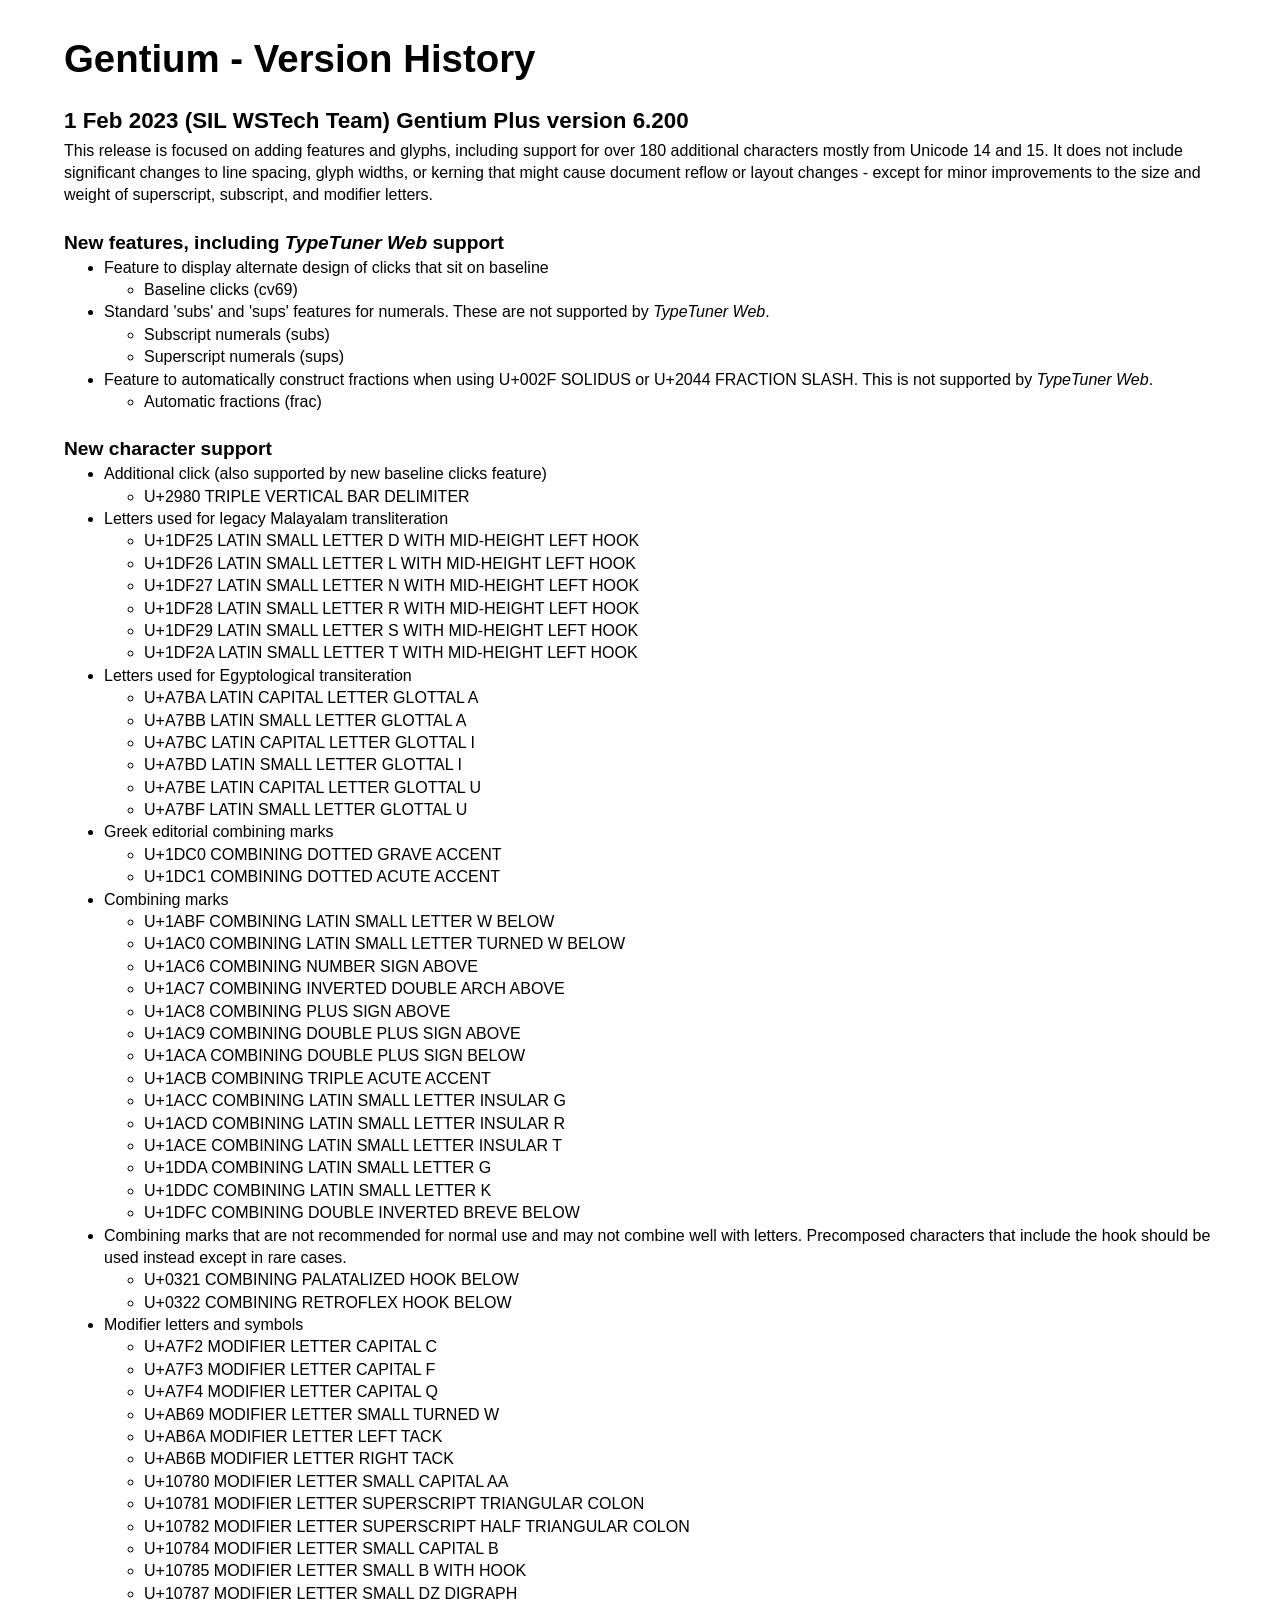
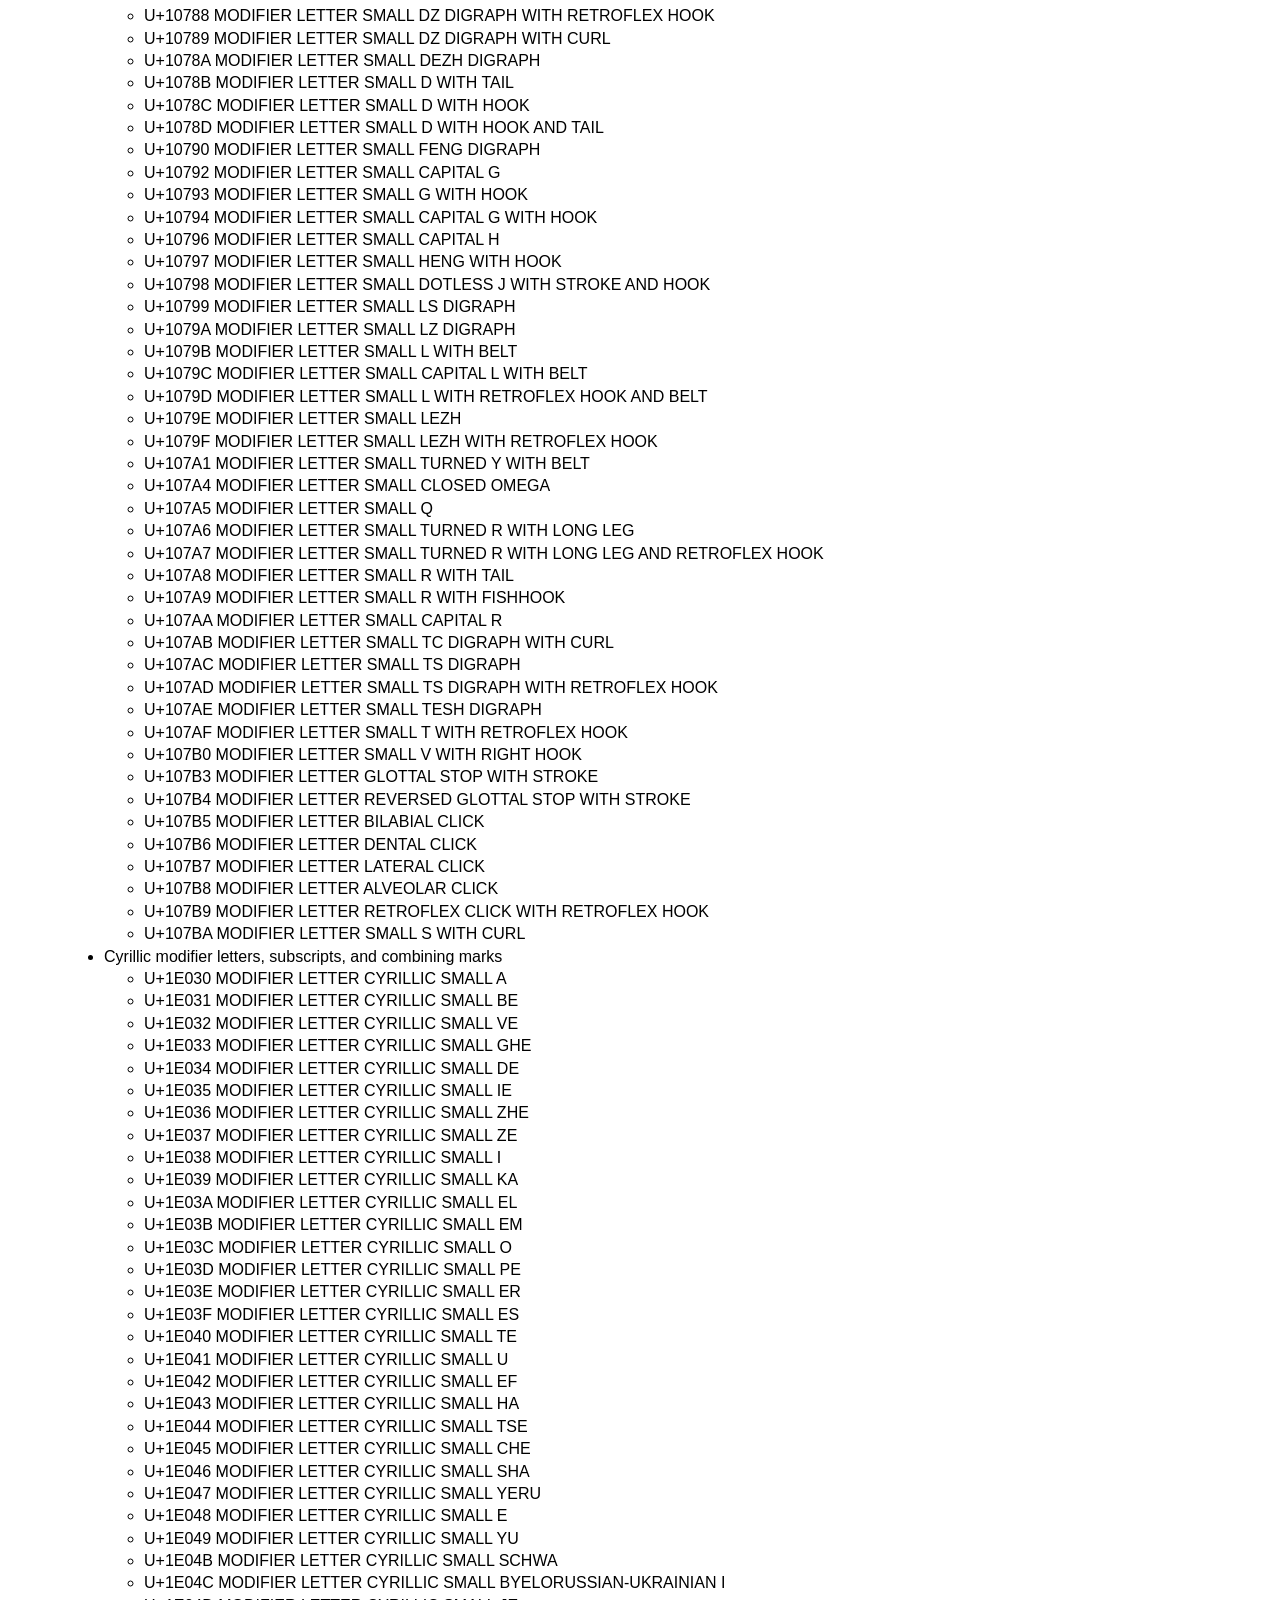
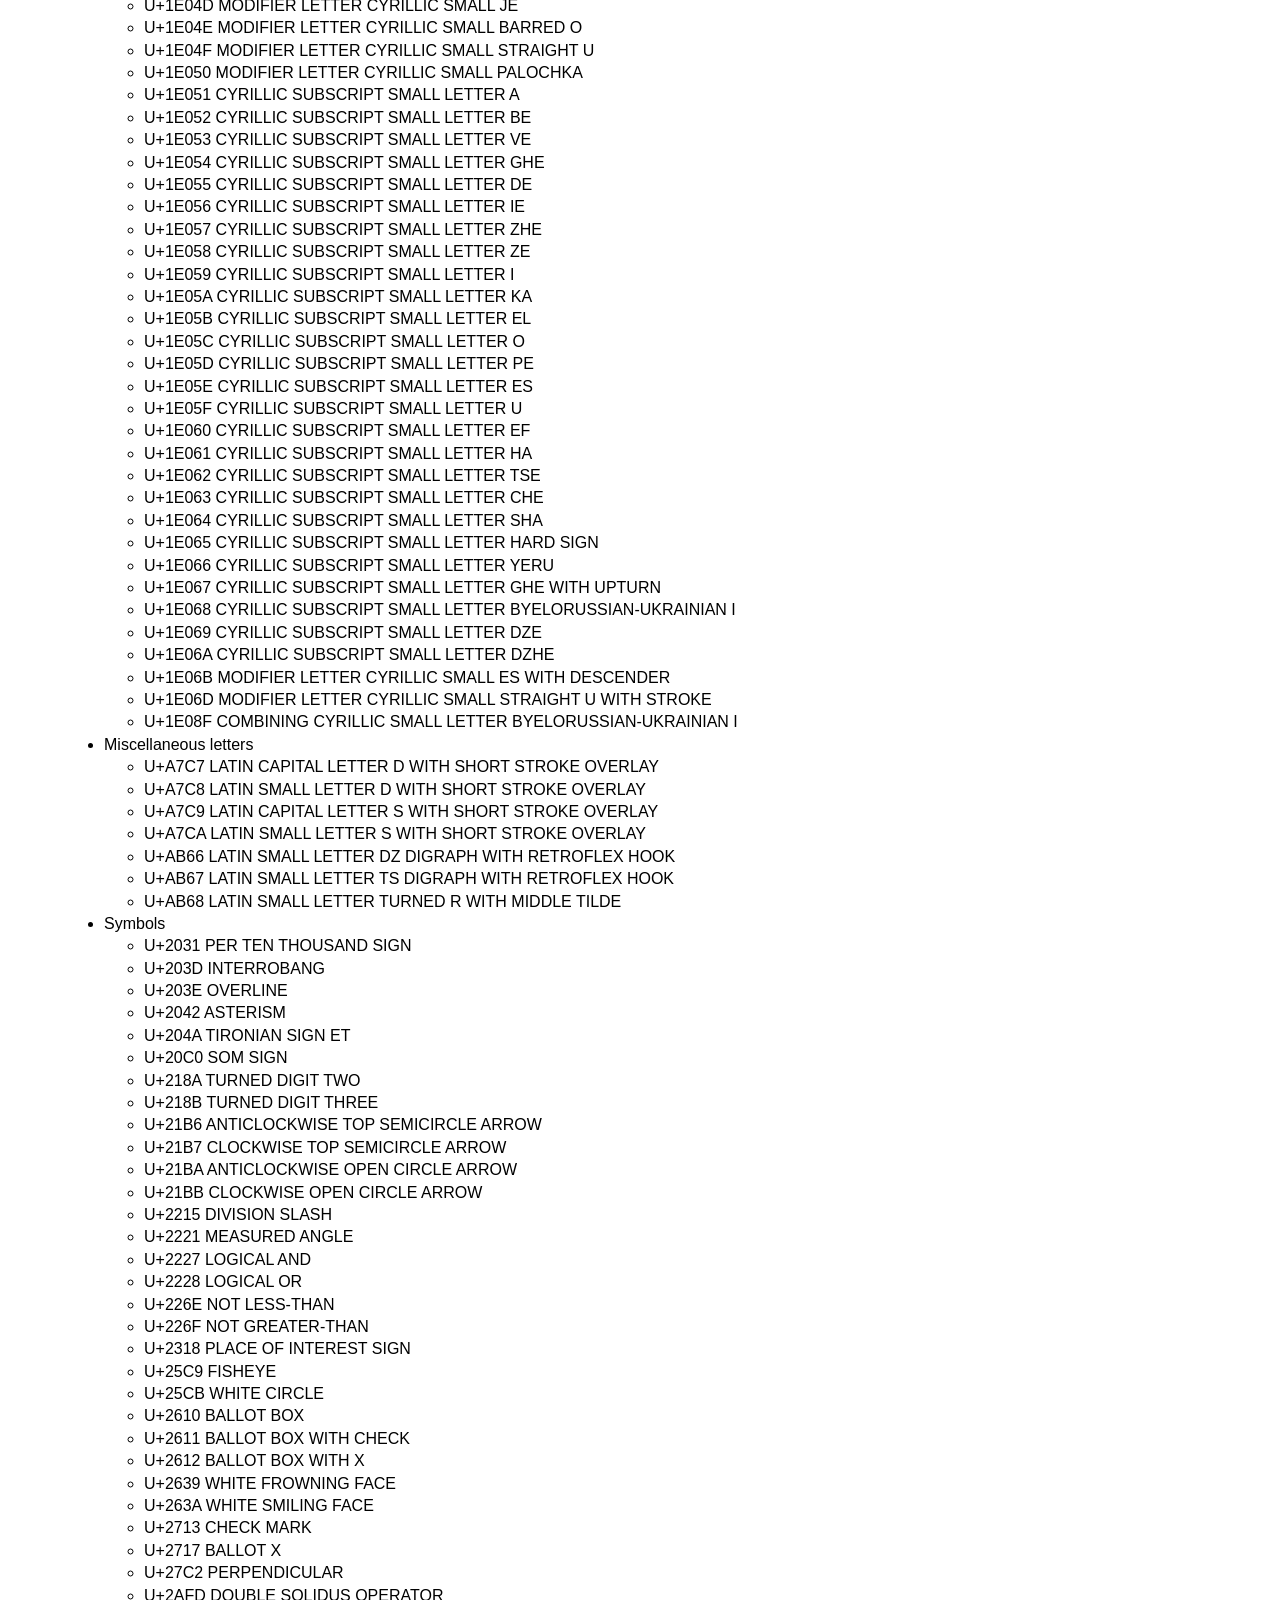
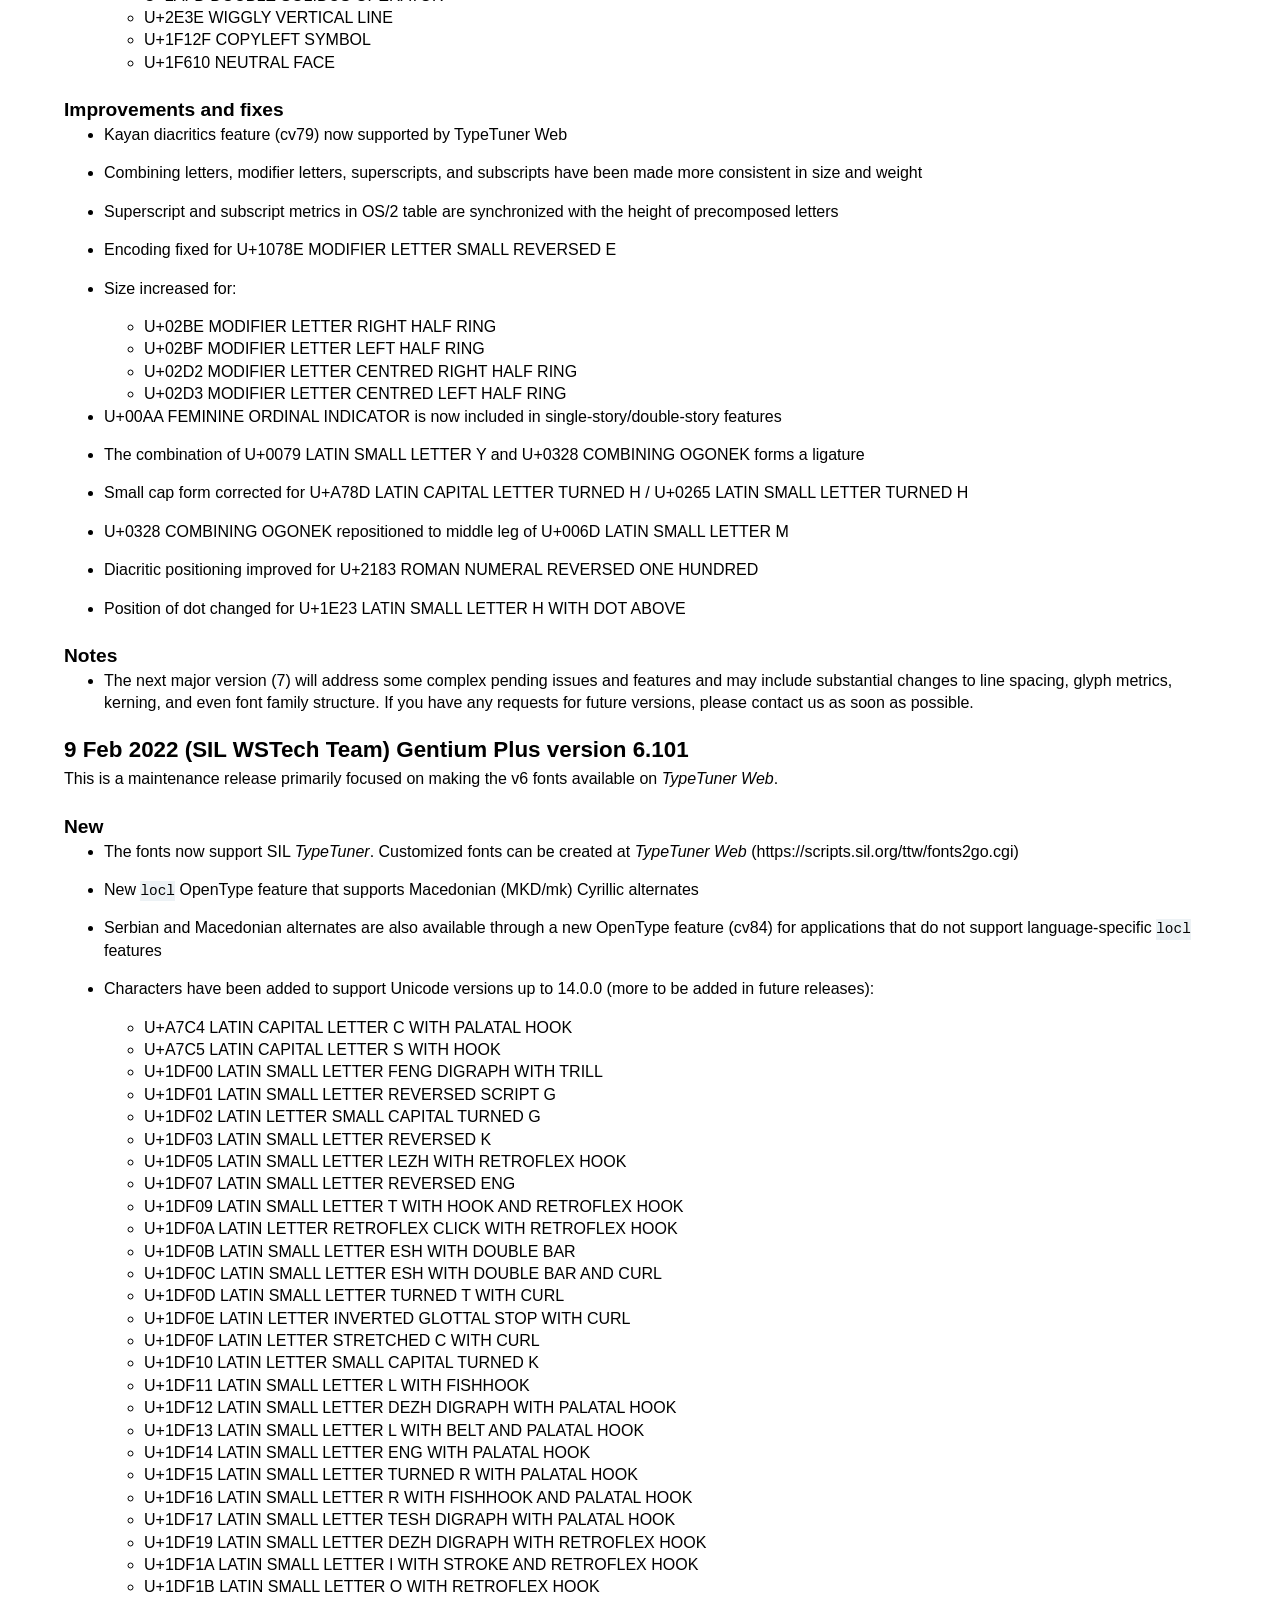
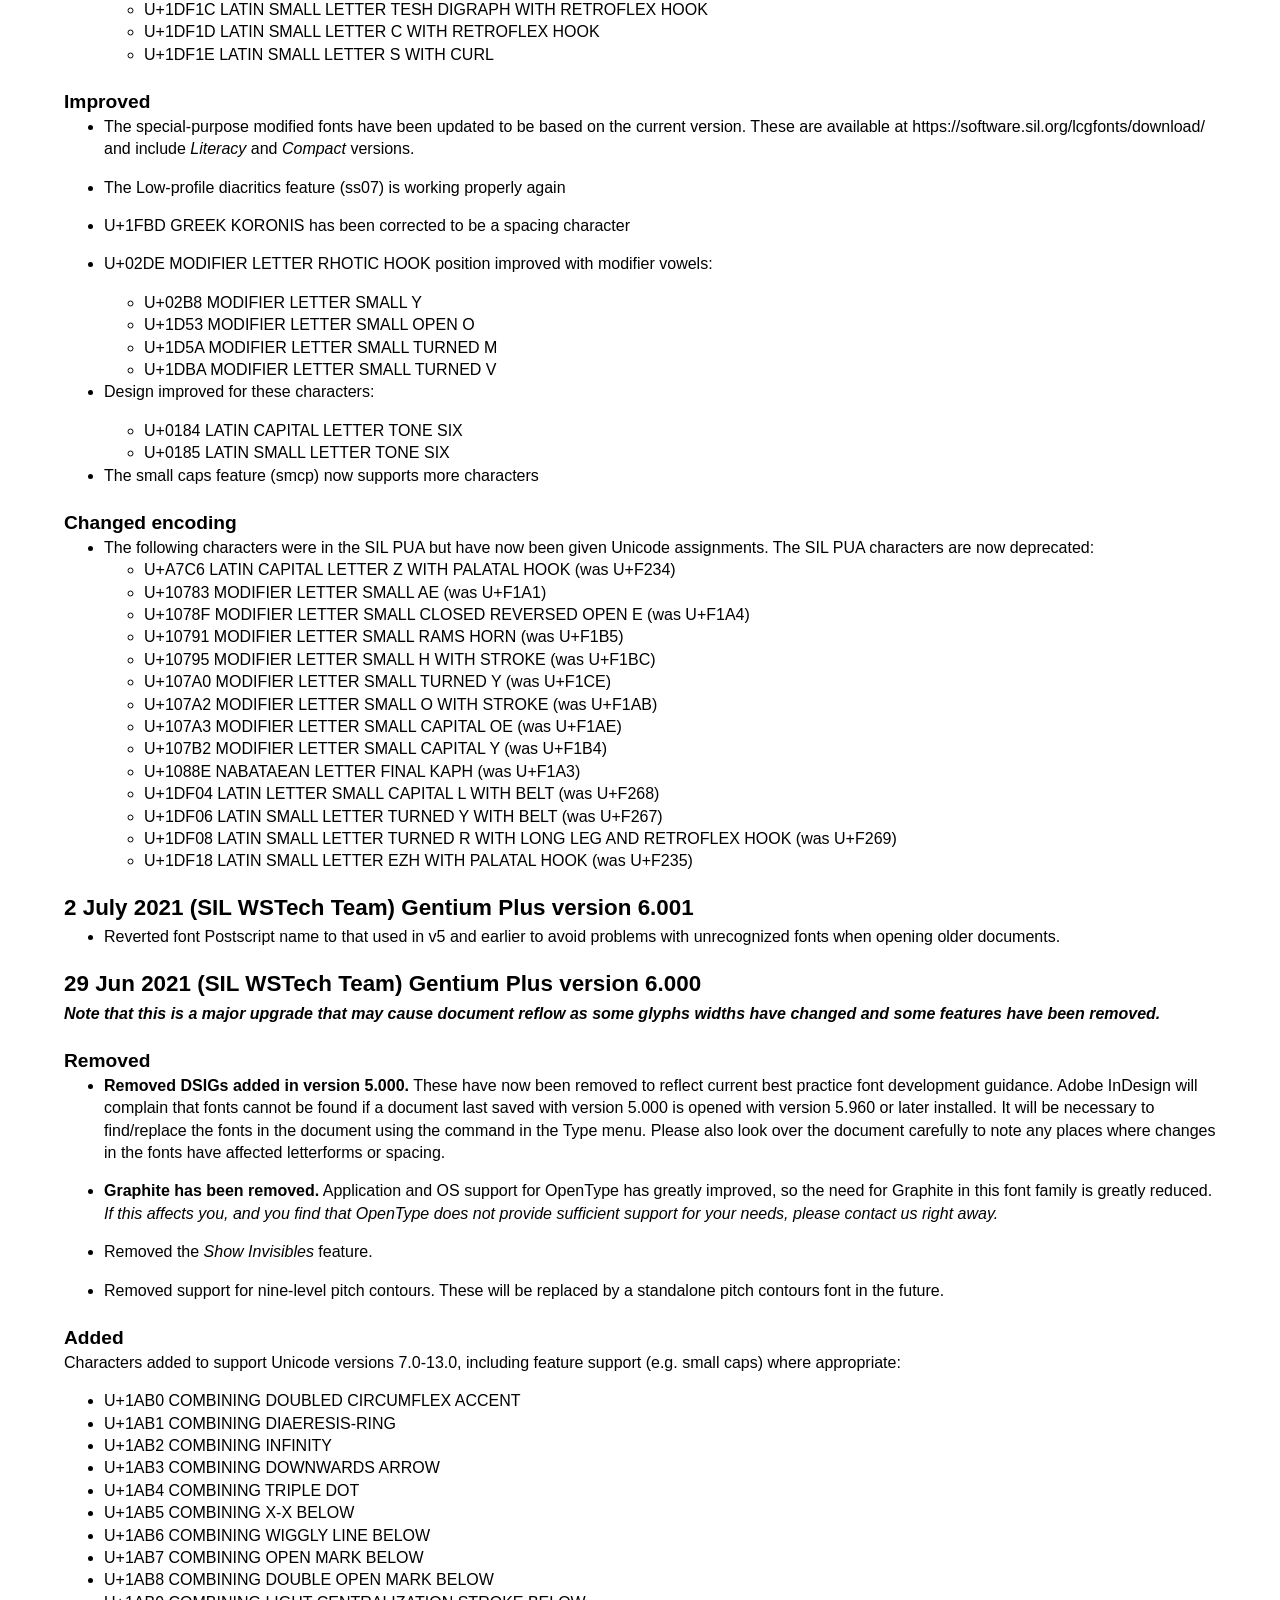
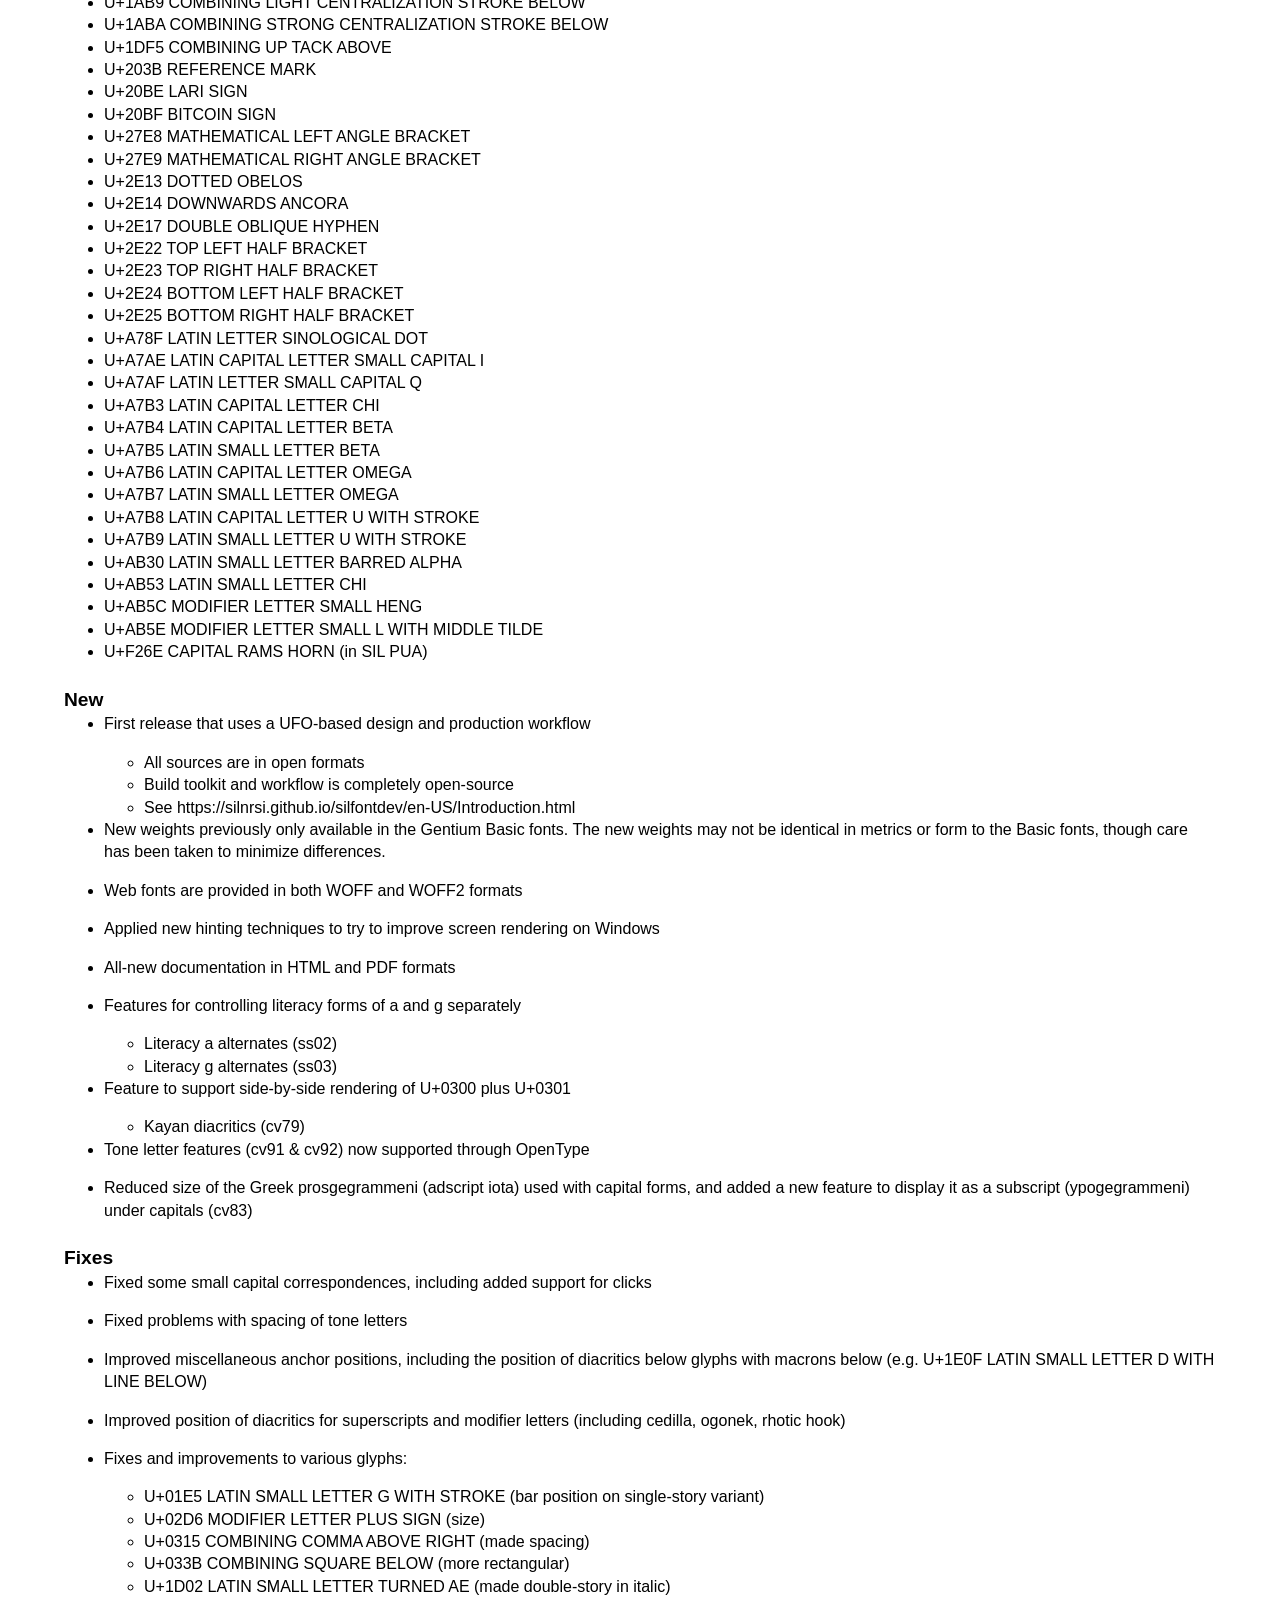
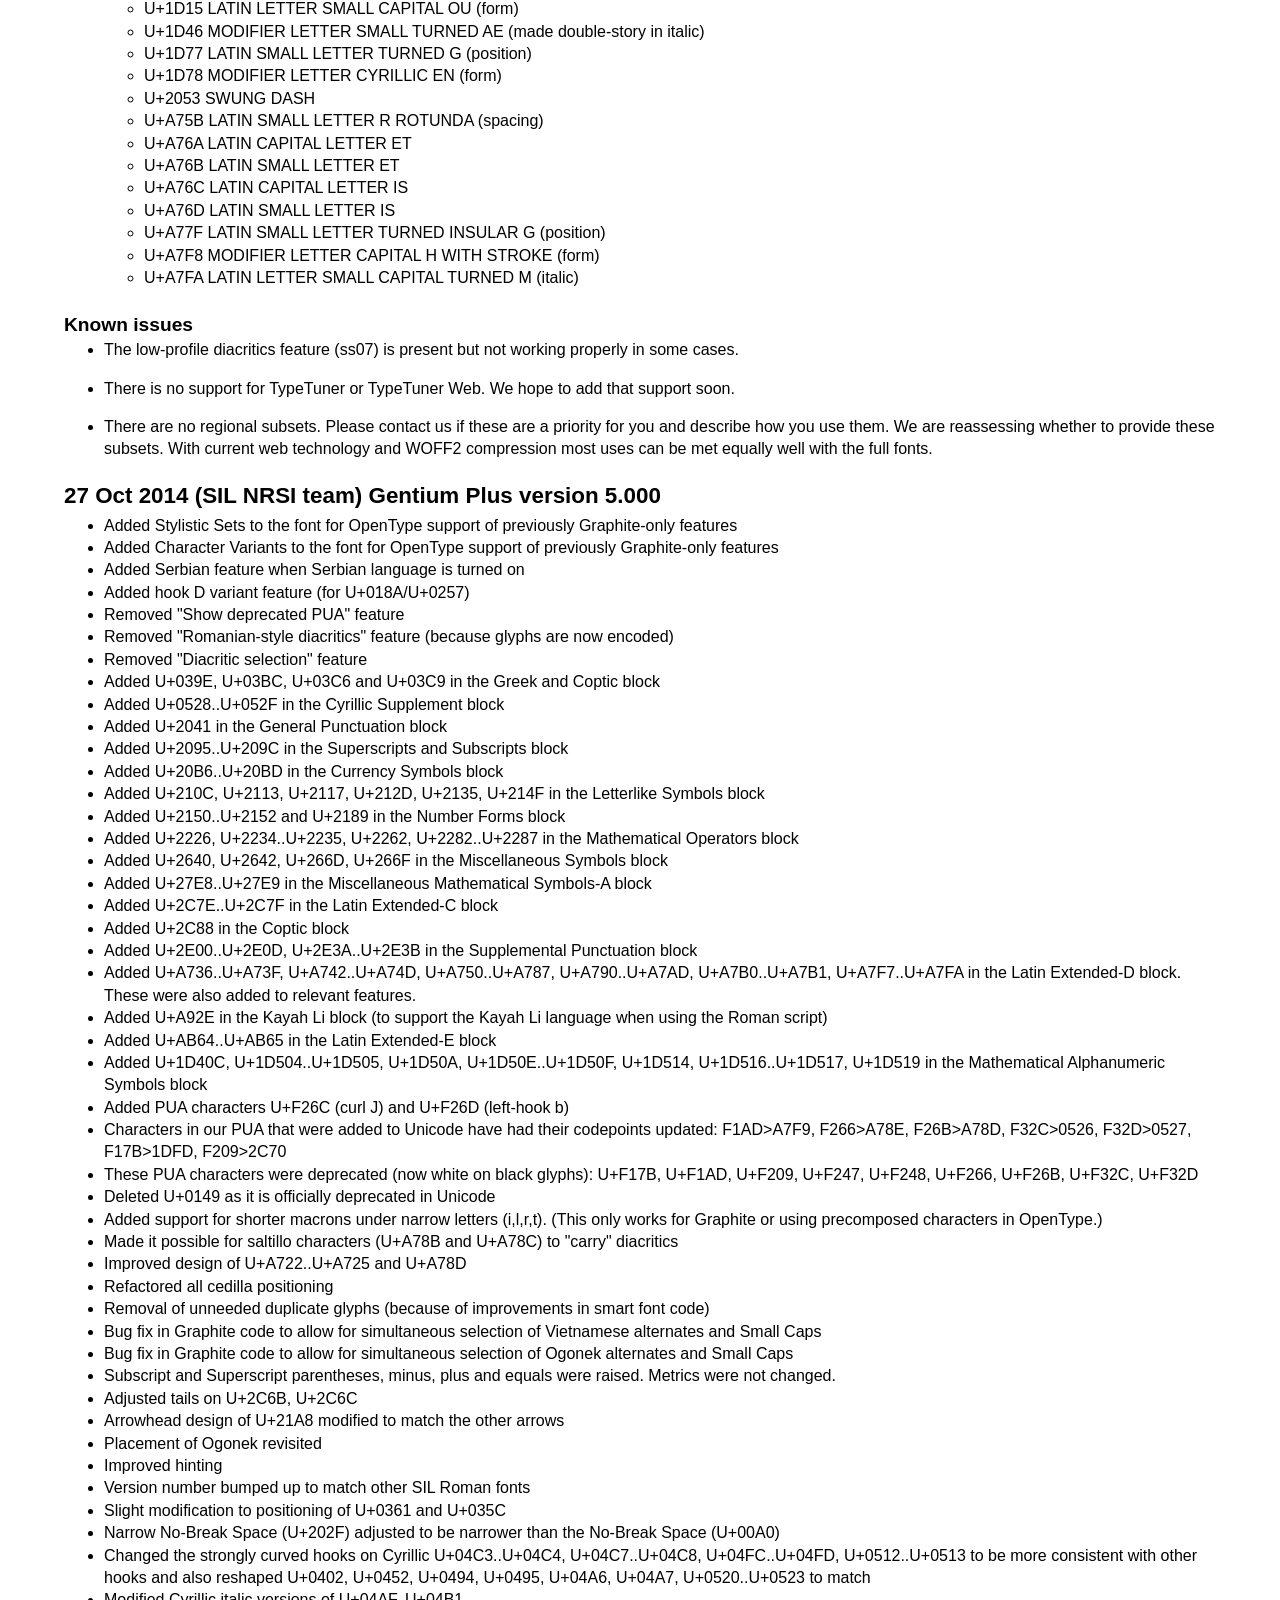
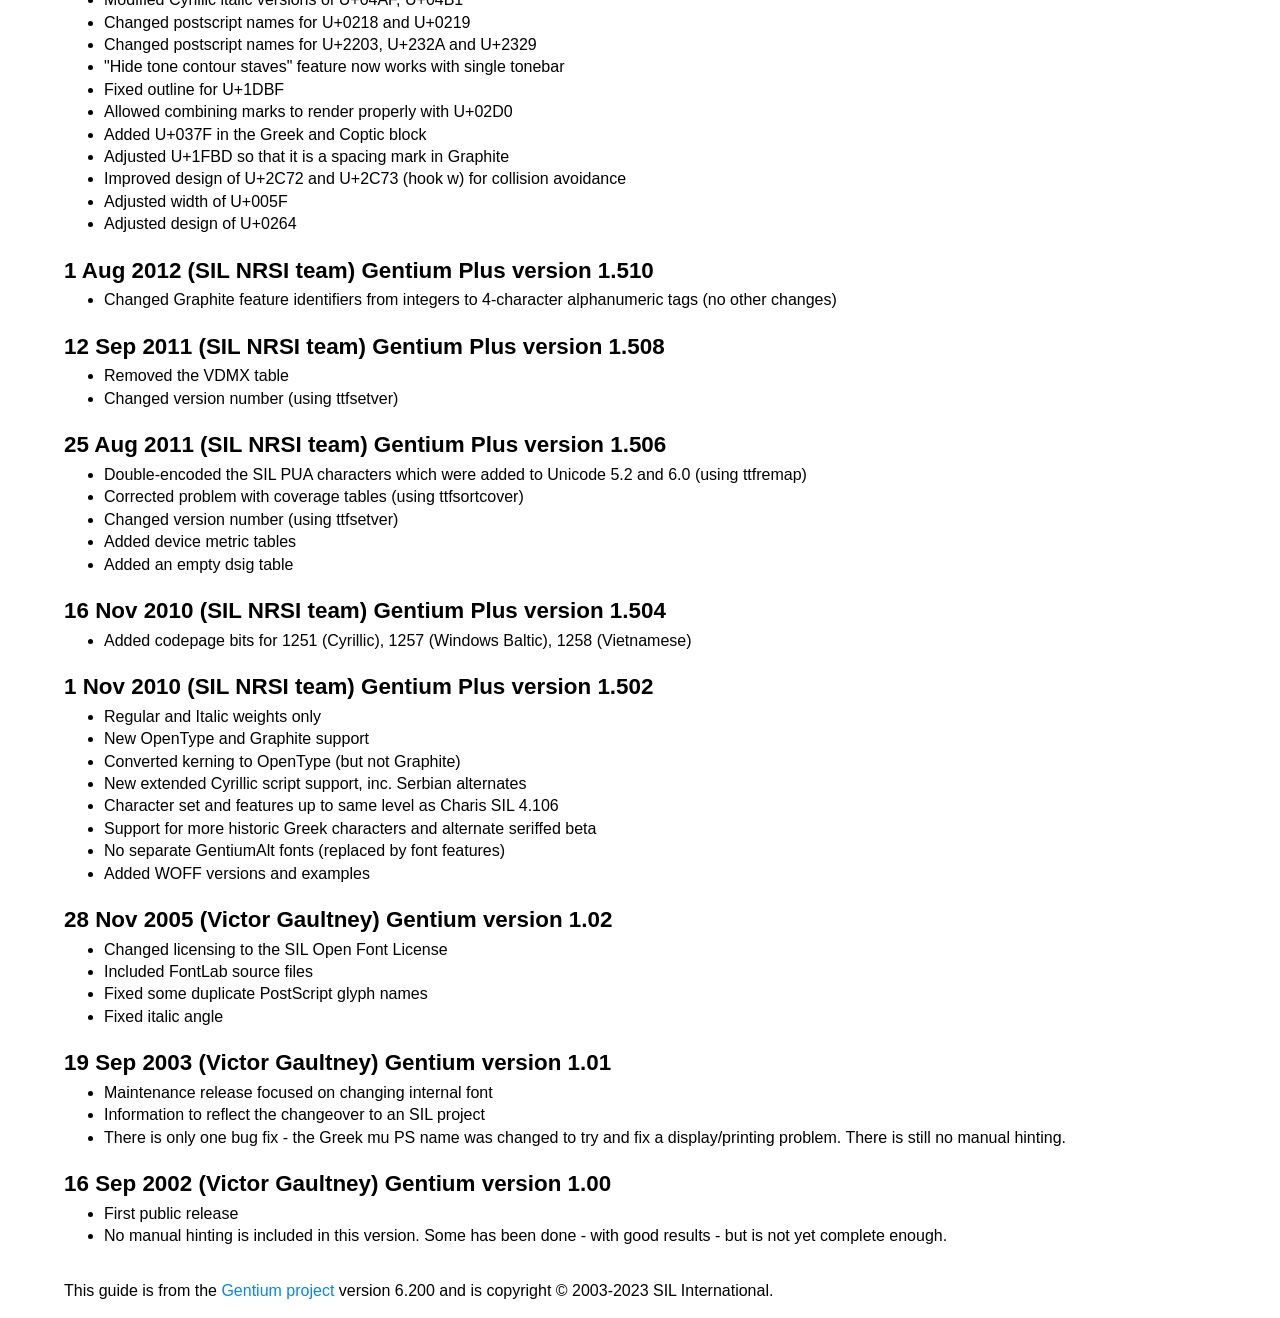
<file: resources/fonts/GentiumPlus-6.200/documentation/history.html>
<!DOCTYPE html>
<html lang="en-us">
<head>
    <meta charset="utf-8">
    <title>Gentium - Version History</title>
    <meta name="author" content="SIL Writing Systems Technology">
    <meta name="viewport" content="width=device-width, initial-scale=1.0, user-scalable=yes">
    <link rel="stylesheet" href="./assets/css/theme.css">
    <link rel="stylesheet" href="./assets/css/webfonts.css">
</head>
<body>
<div class="container">
<article class="article">
    <header>
        <h1 class="title">Gentium - Version History</h1>
    </header>
    <h3 id="feb-2023-sil-wstech-team-gentium-plus-version-6.200">1 Feb 2023 (SIL WSTech Team) Gentium Plus version 6.200</h3>
    <p>This release is focused on adding features and glyphs, including support for over 180 additional characters mostly from Unicode 14 and 15. It does not include significant changes to line spacing, glyph widths, or kerning that might cause document reflow or layout changes - except for minor improvements to the size and weight of superscript, subscript, and modifier letters.</p>
    <h4 id="new-features-including-typetuner-web-support">New features, including <em>TypeTuner Web</em> support</h4>
    <ul>
    <li>Feature to display alternate design of clicks that sit on baseline
    <ul>
    <li>Baseline clicks (cv69)</li>
    </ul></li>
    <li>Standard 'subs' and 'sups' features for numerals. These are not supported by <em>TypeTuner Web</em>.
    <ul>
    <li>Subscript numerals (subs)</li>
    <li>Superscript numerals (sups)</li>
    </ul></li>
    <li>Feature to automatically construct fractions when using U+002F SOLIDUS or U+2044 FRACTION SLASH. This is not supported by <em>TypeTuner Web</em>.
    <ul>
    <li>Automatic fractions (frac)</li>
    </ul></li>
    </ul>
    <h4 id="new-character-support">New character support</h4>
    <ul>
    <li>Additional click (also supported by new baseline clicks feature)
    <ul>
    <li>U+2980 TRIPLE VERTICAL BAR DELIMITER</li>
    </ul></li>
    <li>Letters used for legacy Malayalam transliteration
    <ul>
    <li>U+1DF25 LATIN SMALL LETTER D WITH MID-HEIGHT LEFT HOOK</li>
    <li>U+1DF26 LATIN SMALL LETTER L WITH MID-HEIGHT LEFT HOOK</li>
    <li>U+1DF27 LATIN SMALL LETTER N WITH MID-HEIGHT LEFT HOOK</li>
    <li>U+1DF28 LATIN SMALL LETTER R WITH MID-HEIGHT LEFT HOOK</li>
    <li>U+1DF29 LATIN SMALL LETTER S WITH MID-HEIGHT LEFT HOOK</li>
    <li>U+1DF2A LATIN SMALL LETTER T WITH MID-HEIGHT LEFT HOOK</li>
    </ul></li>
    <li>Letters used for Egyptological transiteration
    <ul>
    <li>U+A7BA LATIN CAPITAL LETTER GLOTTAL A</li>
    <li>U+A7BB LATIN SMALL LETTER GLOTTAL A</li>
    <li>U+A7BC LATIN CAPITAL LETTER GLOTTAL I</li>
    <li>U+A7BD LATIN SMALL LETTER GLOTTAL I</li>
    <li>U+A7BE LATIN CAPITAL LETTER GLOTTAL U</li>
    <li>U+A7BF LATIN SMALL LETTER GLOTTAL U</li>
    </ul></li>
    <li>Greek editorial combining marks
    <ul>
    <li>U+1DC0 COMBINING DOTTED GRAVE ACCENT</li>
    <li>U+1DC1 COMBINING DOTTED ACUTE ACCENT</li>
    </ul></li>
    <li>Combining marks
    <ul>
    <li>U+1ABF COMBINING LATIN SMALL LETTER W BELOW</li>
    <li>U+1AC0 COMBINING LATIN SMALL LETTER TURNED W BELOW</li>
    <li>U+1AC6 COMBINING NUMBER SIGN ABOVE</li>
    <li>U+1AC7 COMBINING INVERTED DOUBLE ARCH ABOVE</li>
    <li>U+1AC8 COMBINING PLUS SIGN ABOVE</li>
    <li>U+1AC9 COMBINING DOUBLE PLUS SIGN ABOVE</li>
    <li>U+1ACA COMBINING DOUBLE PLUS SIGN BELOW</li>
    <li>U+1ACB COMBINING TRIPLE ACUTE ACCENT</li>
    <li>U+1ACC COMBINING LATIN SMALL LETTER INSULAR G</li>
    <li>U+1ACD COMBINING LATIN SMALL LETTER INSULAR R</li>
    <li>U+1ACE COMBINING LATIN SMALL LETTER INSULAR T</li>
    <li>U+1DDA COMBINING LATIN SMALL LETTER G</li>
    <li>U+1DDC COMBINING LATIN SMALL LETTER K</li>
    <li>U+1DFC COMBINING DOUBLE INVERTED BREVE BELOW</li>
    </ul></li>
    <li>Combining marks that are not recommended for normal use and may not combine well with letters. Precomposed characters that include the hook should be used instead except in rare cases.
    <ul>
    <li>U+0321 COMBINING PALATALIZED HOOK BELOW</li>
    <li>U+0322 COMBINING RETROFLEX HOOK BELOW</li>
    </ul></li>
    <li>Modifier letters and symbols
    <ul>
    <li>U+A7F2 MODIFIER LETTER CAPITAL C</li>
    <li>U+A7F3 MODIFIER LETTER CAPITAL F</li>
    <li>U+A7F4 MODIFIER LETTER CAPITAL Q</li>
    <li>U+AB69 MODIFIER LETTER SMALL TURNED W</li>
    <li>U+AB6A MODIFIER LETTER LEFT TACK</li>
    <li>U+AB6B MODIFIER LETTER RIGHT TACK</li>
    <li>U+10780 MODIFIER LETTER SMALL CAPITAL AA</li>
    <li>U+10781 MODIFIER LETTER SUPERSCRIPT TRIANGULAR COLON</li>
    <li>U+10782 MODIFIER LETTER SUPERSCRIPT HALF TRIANGULAR COLON</li>
    <li>U+10784 MODIFIER LETTER SMALL CAPITAL B</li>
    <li>U+10785 MODIFIER LETTER SMALL B WITH HOOK</li>
    <li>U+10787 MODIFIER LETTER SMALL DZ DIGRAPH</li>
    <li>U+10788 MODIFIER LETTER SMALL DZ DIGRAPH WITH RETROFLEX HOOK</li>
    <li>U+10789 MODIFIER LETTER SMALL DZ DIGRAPH WITH CURL</li>
    <li>U+1078A MODIFIER LETTER SMALL DEZH DIGRAPH</li>
    <li>U+1078B MODIFIER LETTER SMALL D WITH TAIL</li>
    <li>U+1078C MODIFIER LETTER SMALL D WITH HOOK</li>
    <li>U+1078D MODIFIER LETTER SMALL D WITH HOOK AND TAIL</li>
    <li>U+10790 MODIFIER LETTER SMALL FENG DIGRAPH</li>
    <li>U+10792 MODIFIER LETTER SMALL CAPITAL G</li>
    <li>U+10793 MODIFIER LETTER SMALL G WITH HOOK</li>
    <li>U+10794 MODIFIER LETTER SMALL CAPITAL G WITH HOOK</li>
    <li>U+10796 MODIFIER LETTER SMALL CAPITAL H</li>
    <li>U+10797 MODIFIER LETTER SMALL HENG WITH HOOK</li>
    <li>U+10798 MODIFIER LETTER SMALL DOTLESS J WITH STROKE AND HOOK</li>
    <li>U+10799 MODIFIER LETTER SMALL LS DIGRAPH</li>
    <li>U+1079A MODIFIER LETTER SMALL LZ DIGRAPH</li>
    <li>U+1079B MODIFIER LETTER SMALL L WITH BELT</li>
    <li>U+1079C MODIFIER LETTER SMALL CAPITAL L WITH BELT</li>
    <li>U+1079D MODIFIER LETTER SMALL L WITH RETROFLEX HOOK AND BELT</li>
    <li>U+1079E MODIFIER LETTER SMALL LEZH</li>
    <li>U+1079F MODIFIER LETTER SMALL LEZH WITH RETROFLEX HOOK</li>
    <li>U+107A1 MODIFIER LETTER SMALL TURNED Y WITH BELT</li>
    <li>U+107A4 MODIFIER LETTER SMALL CLOSED OMEGA</li>
    <li>U+107A5 MODIFIER LETTER SMALL Q</li>
    <li>U+107A6 MODIFIER LETTER SMALL TURNED R WITH LONG LEG</li>
    <li>U+107A7 MODIFIER LETTER SMALL TURNED R WITH LONG LEG AND RETROFLEX HOOK</li>
    <li>U+107A8 MODIFIER LETTER SMALL R WITH TAIL</li>
    <li>U+107A9 MODIFIER LETTER SMALL R WITH FISHHOOK</li>
    <li>U+107AA MODIFIER LETTER SMALL CAPITAL R</li>
    <li>U+107AB MODIFIER LETTER SMALL TC DIGRAPH WITH CURL</li>
    <li>U+107AC MODIFIER LETTER SMALL TS DIGRAPH</li>
    <li>U+107AD MODIFIER LETTER SMALL TS DIGRAPH WITH RETROFLEX HOOK</li>
    <li>U+107AE MODIFIER LETTER SMALL TESH DIGRAPH</li>
    <li>U+107AF MODIFIER LETTER SMALL T WITH RETROFLEX HOOK</li>
    <li>U+107B0 MODIFIER LETTER SMALL V WITH RIGHT HOOK</li>
    <li>U+107B3 MODIFIER LETTER GLOTTAL STOP WITH STROKE</li>
    <li>U+107B4 MODIFIER LETTER REVERSED GLOTTAL STOP WITH STROKE</li>
    <li>U+107B5 MODIFIER LETTER BILABIAL CLICK</li>
    <li>U+107B6 MODIFIER LETTER DENTAL CLICK</li>
    <li>U+107B7 MODIFIER LETTER LATERAL CLICK</li>
    <li>U+107B8 MODIFIER LETTER ALVEOLAR CLICK</li>
    <li>U+107B9 MODIFIER LETTER RETROFLEX CLICK WITH RETROFLEX HOOK</li>
    <li>U+107BA MODIFIER LETTER SMALL S WITH CURL</li>
    </ul></li>
    <li>Cyrillic modifier letters, subscripts, and combining marks
    <ul>
    <li>U+1E030 MODIFIER LETTER CYRILLIC SMALL A</li>
    <li>U+1E031 MODIFIER LETTER CYRILLIC SMALL BE</li>
    <li>U+1E032 MODIFIER LETTER CYRILLIC SMALL VE</li>
    <li>U+1E033 MODIFIER LETTER CYRILLIC SMALL GHE</li>
    <li>U+1E034 MODIFIER LETTER CYRILLIC SMALL DE</li>
    <li>U+1E035 MODIFIER LETTER CYRILLIC SMALL IE</li>
    <li>U+1E036 MODIFIER LETTER CYRILLIC SMALL ZHE</li>
    <li>U+1E037 MODIFIER LETTER CYRILLIC SMALL ZE</li>
    <li>U+1E038 MODIFIER LETTER CYRILLIC SMALL I</li>
    <li>U+1E039 MODIFIER LETTER CYRILLIC SMALL KA</li>
    <li>U+1E03A MODIFIER LETTER CYRILLIC SMALL EL</li>
    <li>U+1E03B MODIFIER LETTER CYRILLIC SMALL EM</li>
    <li>U+1E03C MODIFIER LETTER CYRILLIC SMALL O</li>
    <li>U+1E03D MODIFIER LETTER CYRILLIC SMALL PE</li>
    <li>U+1E03E MODIFIER LETTER CYRILLIC SMALL ER</li>
    <li>U+1E03F MODIFIER LETTER CYRILLIC SMALL ES</li>
    <li>U+1E040 MODIFIER LETTER CYRILLIC SMALL TE</li>
    <li>U+1E041 MODIFIER LETTER CYRILLIC SMALL U</li>
    <li>U+1E042 MODIFIER LETTER CYRILLIC SMALL EF</li>
    <li>U+1E043 MODIFIER LETTER CYRILLIC SMALL HA</li>
    <li>U+1E044 MODIFIER LETTER CYRILLIC SMALL TSE</li>
    <li>U+1E045 MODIFIER LETTER CYRILLIC SMALL CHE</li>
    <li>U+1E046 MODIFIER LETTER CYRILLIC SMALL SHA</li>
    <li>U+1E047 MODIFIER LETTER CYRILLIC SMALL YERU</li>
    <li>U+1E048 MODIFIER LETTER CYRILLIC SMALL E</li>
    <li>U+1E049 MODIFIER LETTER CYRILLIC SMALL YU</li>
    <li>U+1E04B MODIFIER LETTER CYRILLIC SMALL SCHWA</li>
    <li>U+1E04C MODIFIER LETTER CYRILLIC SMALL BYELORUSSIAN-UKRAINIAN I</li>
    <li>U+1E04D MODIFIER LETTER CYRILLIC SMALL JE</li>
    <li>U+1E04E MODIFIER LETTER CYRILLIC SMALL BARRED O</li>
    <li>U+1E04F MODIFIER LETTER CYRILLIC SMALL STRAIGHT U</li>
    <li>U+1E050 MODIFIER LETTER CYRILLIC SMALL PALOCHKA</li>
    <li>U+1E051 CYRILLIC SUBSCRIPT SMALL LETTER A</li>
    <li>U+1E052 CYRILLIC SUBSCRIPT SMALL LETTER BE</li>
    <li>U+1E053 CYRILLIC SUBSCRIPT SMALL LETTER VE</li>
    <li>U+1E054 CYRILLIC SUBSCRIPT SMALL LETTER GHE</li>
    <li>U+1E055 CYRILLIC SUBSCRIPT SMALL LETTER DE</li>
    <li>U+1E056 CYRILLIC SUBSCRIPT SMALL LETTER IE</li>
    <li>U+1E057 CYRILLIC SUBSCRIPT SMALL LETTER ZHE</li>
    <li>U+1E058 CYRILLIC SUBSCRIPT SMALL LETTER ZE</li>
    <li>U+1E059 CYRILLIC SUBSCRIPT SMALL LETTER I</li>
    <li>U+1E05A CYRILLIC SUBSCRIPT SMALL LETTER KA</li>
    <li>U+1E05B CYRILLIC SUBSCRIPT SMALL LETTER EL</li>
    <li>U+1E05C CYRILLIC SUBSCRIPT SMALL LETTER O</li>
    <li>U+1E05D CYRILLIC SUBSCRIPT SMALL LETTER PE</li>
    <li>U+1E05E CYRILLIC SUBSCRIPT SMALL LETTER ES</li>
    <li>U+1E05F CYRILLIC SUBSCRIPT SMALL LETTER U</li>
    <li>U+1E060 CYRILLIC SUBSCRIPT SMALL LETTER EF</li>
    <li>U+1E061 CYRILLIC SUBSCRIPT SMALL LETTER HA</li>
    <li>U+1E062 CYRILLIC SUBSCRIPT SMALL LETTER TSE</li>
    <li>U+1E063 CYRILLIC SUBSCRIPT SMALL LETTER CHE</li>
    <li>U+1E064 CYRILLIC SUBSCRIPT SMALL LETTER SHA</li>
    <li>U+1E065 CYRILLIC SUBSCRIPT SMALL LETTER HARD SIGN</li>
    <li>U+1E066 CYRILLIC SUBSCRIPT SMALL LETTER YERU</li>
    <li>U+1E067 CYRILLIC SUBSCRIPT SMALL LETTER GHE WITH UPTURN</li>
    <li>U+1E068 CYRILLIC SUBSCRIPT SMALL LETTER BYELORUSSIAN-UKRAINIAN I</li>
    <li>U+1E069 CYRILLIC SUBSCRIPT SMALL LETTER DZE</li>
    <li>U+1E06A CYRILLIC SUBSCRIPT SMALL LETTER DZHE</li>
    <li>U+1E06B MODIFIER LETTER CYRILLIC SMALL ES WITH DESCENDER</li>
    <li>U+1E06D MODIFIER LETTER CYRILLIC SMALL STRAIGHT U WITH STROKE</li>
    <li>U+1E08F COMBINING CYRILLIC SMALL LETTER BYELORUSSIAN-UKRAINIAN I</li>
    </ul></li>
    <li>Miscellaneous letters
    <ul>
    <li>U+A7C7 LATIN CAPITAL LETTER D WITH SHORT STROKE OVERLAY</li>
    <li>U+A7C8 LATIN SMALL LETTER D WITH SHORT STROKE OVERLAY</li>
    <li>U+A7C9 LATIN CAPITAL LETTER S WITH SHORT STROKE OVERLAY</li>
    <li>U+A7CA LATIN SMALL LETTER S WITH SHORT STROKE OVERLAY</li>
    <li>U+AB66 LATIN SMALL LETTER DZ DIGRAPH WITH RETROFLEX HOOK</li>
    <li>U+AB67 LATIN SMALL LETTER TS DIGRAPH WITH RETROFLEX HOOK</li>
    <li>U+AB68 LATIN SMALL LETTER TURNED R WITH MIDDLE TILDE</li>
    </ul></li>
    <li>Symbols
    <ul>
    <li>U+2031 PER TEN THOUSAND SIGN</li>
    <li>U+203D INTERROBANG</li>
    <li>U+203E OVERLINE</li>
    <li>U+2042 ASTERISM</li>
    <li>U+204A TIRONIAN SIGN ET</li>
    <li>U+20C0 SOM SIGN</li>
    <li>U+218A TURNED DIGIT TWO</li>
    <li>U+218B TURNED DIGIT THREE</li>
    <li>U+21B6 ANTICLOCKWISE TOP SEMICIRCLE ARROW</li>
    <li>U+21B7 CLOCKWISE TOP SEMICIRCLE ARROW</li>
    <li>U+21BA ANTICLOCKWISE OPEN CIRCLE ARROW</li>
    <li>U+21BB CLOCKWISE OPEN CIRCLE ARROW</li>
    <li>U+2215 DIVISION SLASH</li>
    <li>U+2221 MEASURED ANGLE</li>
    <li>U+2227 LOGICAL AND</li>
    <li>U+2228 LOGICAL OR</li>
    <li>U+226E NOT LESS-THAN</li>
    <li>U+226F NOT GREATER-THAN</li>
    <li>U+2318 PLACE OF INTEREST SIGN</li>
    <li>U+25C9 FISHEYE</li>
    <li>U+25CB WHITE CIRCLE</li>
    <li>U+2610 BALLOT BOX</li>
    <li>U+2611 BALLOT BOX WITH CHECK</li>
    <li>U+2612 BALLOT BOX WITH X</li>
    <li>U+2639 WHITE FROWNING FACE</li>
    <li>U+263A WHITE SMILING FACE</li>
    <li>U+2713 CHECK MARK</li>
    <li>U+2717 BALLOT X</li>
    <li>U+27C2 PERPENDICULAR</li>
    <li>U+2AFD DOUBLE SOLIDUS OPERATOR</li>
    <li>U+2E3E WIGGLY VERTICAL LINE</li>
    <li>U+1F12F COPYLEFT SYMBOL</li>
    <li>U+1F610 NEUTRAL FACE</li>
    </ul></li>
    </ul>
    <h4 id="improvements-and-fixes">Improvements and fixes</h4>
    <ul>
    <li><p>Kayan diacritics feature (cv79) now supported by TypeTuner Web</p></li>
    <li><p>Combining letters, modifier letters, superscripts, and subscripts have been made more consistent in size and weight</p></li>
    <li><p>Superscript and subscript metrics in OS/2 table are synchronized with the height of precomposed letters</p></li>
    <li><p>Encoding fixed for U+1078E MODIFIER LETTER SMALL REVERSED E</p></li>
    <li><p>Size increased for:</p>
    <ul>
    <li>U+02BE MODIFIER LETTER RIGHT HALF RING</li>
    <li>U+02BF MODIFIER LETTER LEFT HALF RING</li>
    <li>U+02D2 MODIFIER LETTER CENTRED RIGHT HALF RING</li>
    <li>U+02D3 MODIFIER LETTER CENTRED LEFT HALF RING</li>
    </ul></li>
    <li><p>U+00AA FEMININE ORDINAL INDICATOR is now included in single-story/double-story features</p></li>
    <li><p>The combination of U+0079 LATIN SMALL LETTER Y and U+0328 COMBINING OGONEK forms a ligature</p></li>
    <li><p>Small cap form corrected for U+A78D LATIN CAPITAL LETTER TURNED H / U+0265 LATIN SMALL LETTER TURNED H</p></li>
    <li><p>U+0328 COMBINING OGONEK repositioned to middle leg of U+006D LATIN SMALL LETTER M</p></li>
    <li><p>Diacritic positioning improved for U+2183 ROMAN NUMERAL REVERSED ONE HUNDRED</p></li>
    <li><p>Position of dot changed for U+1E23 LATIN SMALL LETTER H WITH DOT ABOVE</p></li>
    </ul>
    <h4 id="notes">Notes</h4>
    <ul>
    <li>The next major version (7) will address some complex pending issues and features and may include substantial changes to line spacing, glyph metrics, kerning, and even font family structure. If you have any requests for future versions, please contact us as soon as possible.</li>
    </ul>
    <h3 id="feb-2022-sil-wstech-team-gentium-plus-version-6.101">9 Feb 2022 (SIL WSTech Team) Gentium Plus version 6.101</h3>
    <p>This is a maintenance release primarily focused on making the v6 fonts available on <em>TypeTuner Web</em>.</p>
    <h4 id="new">New</h4>
    <ul>
    <li><p>The fonts now support SIL <em>TypeTuner</em>. Customized fonts can be created at <em>TypeTuner Web</em> (https://scripts.sil.org/ttw/fonts2go.cgi)</p></li>
    <li><p>New <code>locl</code> OpenType feature that supports Macedonian (MKD/mk) Cyrillic alternates</p></li>
    <li><p>Serbian and Macedonian alternates are also available through a new OpenType feature (cv84) for applications that do not support language-specific <code>locl</code> features</p></li>
    <li><p>Characters have been added to support Unicode versions up to 14.0.0 (more to be added in future releases):</p>
    <ul>
    <li>U+A7C4 LATIN CAPITAL LETTER C WITH PALATAL HOOK</li>
    <li>U+A7C5 LATIN CAPITAL LETTER S WITH HOOK</li>
    <li>U+1DF00 LATIN SMALL LETTER FENG DIGRAPH WITH TRILL</li>
    <li>U+1DF01 LATIN SMALL LETTER REVERSED SCRIPT G</li>
    <li>U+1DF02 LATIN LETTER SMALL CAPITAL TURNED G</li>
    <li>U+1DF03 LATIN SMALL LETTER REVERSED K</li>
    <li>U+1DF05 LATIN SMALL LETTER LEZH WITH RETROFLEX HOOK</li>
    <li>U+1DF07 LATIN SMALL LETTER REVERSED ENG</li>
    <li>U+1DF09 LATIN SMALL LETTER T WITH HOOK AND RETROFLEX HOOK</li>
    <li>U+1DF0A LATIN LETTER RETROFLEX CLICK WITH RETROFLEX HOOK</li>
    <li>U+1DF0B LATIN SMALL LETTER ESH WITH DOUBLE BAR</li>
    <li>U+1DF0C LATIN SMALL LETTER ESH WITH DOUBLE BAR AND CURL</li>
    <li>U+1DF0D LATIN SMALL LETTER TURNED T WITH CURL</li>
    <li>U+1DF0E LATIN LETTER INVERTED GLOTTAL STOP WITH CURL</li>
    <li>U+1DF0F LATIN LETTER STRETCHED C WITH CURL</li>
    <li>U+1DF10 LATIN LETTER SMALL CAPITAL TURNED K</li>
    <li>U+1DF11 LATIN SMALL LETTER L WITH FISHHOOK</li>
    <li>U+1DF12 LATIN SMALL LETTER DEZH DIGRAPH WITH PALATAL HOOK</li>
    <li>U+1DF13 LATIN SMALL LETTER L WITH BELT AND PALATAL HOOK</li>
    <li>U+1DF14 LATIN SMALL LETTER ENG WITH PALATAL HOOK</li>
    <li>U+1DF15 LATIN SMALL LETTER TURNED R WITH PALATAL HOOK</li>
    <li>U+1DF16 LATIN SMALL LETTER R WITH FISHHOOK AND PALATAL HOOK</li>
    <li>U+1DF17 LATIN SMALL LETTER TESH DIGRAPH WITH PALATAL HOOK</li>
    <li>U+1DF19 LATIN SMALL LETTER DEZH DIGRAPH WITH RETROFLEX HOOK</li>
    <li>U+1DF1A LATIN SMALL LETTER I WITH STROKE AND RETROFLEX HOOK</li>
    <li>U+1DF1B LATIN SMALL LETTER O WITH RETROFLEX HOOK</li>
    <li>U+1DF1C LATIN SMALL LETTER TESH DIGRAPH WITH RETROFLEX HOOK</li>
    <li>U+1DF1D LATIN SMALL LETTER C WITH RETROFLEX HOOK</li>
    <li>U+1DF1E LATIN SMALL LETTER S WITH CURL</li>
    </ul></li>
    </ul>
    <h4 id="improved">Improved</h4>
    <ul>
    <li><p>The special-purpose modified fonts have been updated to be based on the current version. These are available at https://software.sil.org/lcgfonts/download/ and include <em>Literacy</em> and <em>Compact</em> versions.</p></li>
    <li><p>The Low-profile diacritics feature (ss07) is working properly again</p></li>
    <li><p>U+1FBD GREEK KORONIS has been corrected to be a spacing character</p></li>
    <li><p>U+02DE MODIFIER LETTER RHOTIC HOOK position improved with modifier vowels:</p>
    <ul>
    <li>U+02B8 MODIFIER LETTER SMALL Y</li>
    <li>U+1D53 MODIFIER LETTER SMALL OPEN O</li>
    <li>U+1D5A MODIFIER LETTER SMALL TURNED M</li>
    <li>U+1DBA MODIFIER LETTER SMALL TURNED V</li>
    </ul></li>
    <li><p>Design improved for these characters:</p>
    <ul>
    <li>U+0184 LATIN CAPITAL LETTER TONE SIX</li>
    <li>U+0185 LATIN SMALL LETTER TONE SIX</li>
    </ul></li>
    <li><p>The small caps feature (smcp) now supports more characters</p></li>
    </ul>
    <h4 id="changed-encoding">Changed encoding</h4>
    <ul>
    <li>The following characters were in the SIL PUA but have now been given Unicode assignments. The SIL PUA characters are now deprecated:
    <ul>
    <li>U+A7C6 LATIN CAPITAL LETTER Z WITH PALATAL HOOK (was U+F234)</li>
    <li>U+10783 MODIFIER LETTER SMALL AE (was U+F1A1)</li>
    <li>U+1078F MODIFIER LETTER SMALL CLOSED REVERSED OPEN E (was U+F1A4)</li>
    <li>U+10791 MODIFIER LETTER SMALL RAMS HORN (was U+F1B5)</li>
    <li>U+10795 MODIFIER LETTER SMALL H WITH STROKE (was U+F1BC)</li>
    <li>U+107A0 MODIFIER LETTER SMALL TURNED Y (was U+F1CE)</li>
    <li>U+107A2 MODIFIER LETTER SMALL O WITH STROKE (was U+F1AB)</li>
    <li>U+107A3 MODIFIER LETTER SMALL CAPITAL OE (was U+F1AE)</li>
    <li>U+107B2 MODIFIER LETTER SMALL CAPITAL Y (was U+F1B4)</li>
    <li>U+1088E NABATAEAN LETTER FINAL KAPH (was U+F1A3)</li>
    <li>U+1DF04 LATIN LETTER SMALL CAPITAL L WITH BELT (was U+F268)</li>
    <li>U+1DF06 LATIN SMALL LETTER TURNED Y WITH BELT (was U+F267)</li>
    <li>U+1DF08 LATIN SMALL LETTER TURNED R WITH LONG LEG AND RETROFLEX HOOK (was U+F269)</li>
    <li>U+1DF18 LATIN SMALL LETTER EZH WITH PALATAL HOOK (was U+F235)</li>
    </ul></li>
    </ul>
    <h3 id="july-2021-sil-wstech-team-gentium-plus-version-6.001">2 July 2021 (SIL WSTech Team) Gentium Plus version 6.001</h3>
    <ul>
    <li>Reverted font Postscript name to that used in v5 and earlier to avoid problems with unrecognized fonts when opening older documents.</li>
    </ul>
    <h3 id="jun-2021-sil-wstech-team-gentium-plus-version-6.000">29 Jun 2021 (SIL WSTech Team) Gentium Plus version 6.000</h3>
    <p><strong><em>Note that this is a major upgrade that may cause document reflow as some glyphs widths have changed and some features have been removed.</em></strong></p>
    <h4 id="removed">Removed</h4>
    <ul>
    <li><p><strong>Removed DSIGs added in version 5.000.</strong> These have now been removed to reflect current best practice font development guidance. Adobe InDesign will complain that fonts cannot be found if a document last saved with version 5.000 is opened with version 5.960 or later installed. It will be necessary to find/replace the fonts in the document using the command in the Type menu. Please also look over the document carefully to note any places where changes in the fonts have affected letterforms or spacing.</p></li>
    <li><p><strong>Graphite has been removed.</strong> Application and OS support for OpenType has greatly improved, so the need for Graphite in this font family is greatly reduced. <em>If this affects you, and you find that OpenType does not provide sufficient support for your needs, please contact us right away.</em></p></li>
    <li><p>Removed the <em>Show Invisibles</em> feature.</p></li>
    <li><p>Removed support for nine-level pitch contours. These will be replaced by a standalone pitch contours font in the future.</p></li>
    </ul>
    <h4 id="added">Added</h4>
    <p>Characters added to support Unicode versions 7.0-13.0, including feature support (e.g. small caps) where appropriate:</p>
    <ul>
    <li>U+1AB0 COMBINING DOUBLED CIRCUMFLEX ACCENT</li>
    <li>U+1AB1 COMBINING DIAERESIS-RING</li>
    <li>U+1AB2 COMBINING INFINITY</li>
    <li>U+1AB3 COMBINING DOWNWARDS ARROW</li>
    <li>U+1AB4 COMBINING TRIPLE DOT</li>
    <li>U+1AB5 COMBINING X-X BELOW</li>
    <li>U+1AB6 COMBINING WIGGLY LINE BELOW</li>
    <li>U+1AB7 COMBINING OPEN MARK BELOW</li>
    <li>U+1AB8 COMBINING DOUBLE OPEN MARK BELOW</li>
    <li>U+1AB9 COMBINING LIGHT CENTRALIZATION STROKE BELOW</li>
    <li>U+1ABA COMBINING STRONG CENTRALIZATION STROKE BELOW</li>
    <li>U+1DF5 COMBINING UP TACK ABOVE</li>
    <li>U+203B REFERENCE MARK</li>
    <li>U+20BE LARI SIGN</li>
    <li>U+20BF BITCOIN SIGN</li>
    <li>U+27E8 MATHEMATICAL LEFT ANGLE BRACKET</li>
    <li>U+27E9 MATHEMATICAL RIGHT ANGLE BRACKET</li>
    <li>U+2E13 DOTTED OBELOS</li>
    <li>U+2E14 DOWNWARDS ANCORA</li>
    <li>U+2E17 DOUBLE OBLIQUE HYPHEN</li>
    <li>U+2E22 TOP LEFT HALF BRACKET</li>
    <li>U+2E23 TOP RIGHT HALF BRACKET</li>
    <li>U+2E24 BOTTOM LEFT HALF BRACKET</li>
    <li>U+2E25 BOTTOM RIGHT HALF BRACKET</li>
    <li>U+A78F LATIN LETTER SINOLOGICAL DOT</li>
    <li>U+A7AE LATIN CAPITAL LETTER SMALL CAPITAL I</li>
    <li>U+A7AF LATIN LETTER SMALL CAPITAL Q</li>
    <li>U+A7B3 LATIN CAPITAL LETTER CHI</li>
    <li>U+A7B4 LATIN CAPITAL LETTER BETA</li>
    <li>U+A7B5 LATIN SMALL LETTER BETA</li>
    <li>U+A7B6 LATIN CAPITAL LETTER OMEGA</li>
    <li>U+A7B7 LATIN SMALL LETTER OMEGA</li>
    <li>U+A7B8 LATIN CAPITAL LETTER U WITH STROKE</li>
    <li>U+A7B9 LATIN SMALL LETTER U WITH STROKE</li>
    <li>U+AB30 LATIN SMALL LETTER BARRED ALPHA</li>
    <li>U+AB53 LATIN SMALL LETTER CHI</li>
    <li>U+AB5C MODIFIER LETTER SMALL HENG</li>
    <li>U+AB5E MODIFIER LETTER SMALL L WITH MIDDLE TILDE</li>
    <li>U+F26E CAPITAL RAMS HORN (in SIL PUA)</li>
    </ul>
    <h4 id="new-1">New</h4>
    <ul>
    <li><p>First release that uses a UFO-based design and production workflow</p>
    <ul>
    <li>All sources are in open formats</li>
    <li>Build toolkit and workflow is completely open-source</li>
    <li>See https://silnrsi.github.io/silfontdev/en-US/Introduction.html</li>
    </ul></li>
    <li><p>New weights previously only available in the Gentium Basic fonts. The new weights may not be identical in metrics or form to the Basic fonts, though care has been taken to minimize differences.</p></li>
    <li><p>Web fonts are provided in both WOFF and WOFF2 formats</p></li>
    <li><p>Applied new hinting techniques to try to improve screen rendering on Windows</p></li>
    <li><p>All-new documentation in HTML and PDF formats</p></li>
    <li><p>Features for controlling literacy forms of a and g separately</p>
    <ul>
    <li>Literacy a alternates (ss02)</li>
    <li>Literacy g alternates (ss03)</li>
    </ul></li>
    <li><p>Feature to support side-by-side rendering of U+0300 plus U+0301</p>
    <ul>
    <li>Kayan diacritics (cv79)</li>
    </ul></li>
    <li><p>Tone letter features (cv91 &amp; cv92) now supported through OpenType</p></li>
    <li><p>Reduced size of the Greek prosgegrammeni (adscript iota) used with capital forms, and added a new feature to display it as a subscript (ypogegrammeni) under capitals (cv83)</p></li>
    </ul>
    <h4 id="fixes">Fixes</h4>
    <ul>
    <li><p>Fixed some small capital correspondences, including added support for clicks</p></li>
    <li><p>Fixed problems with spacing of tone letters</p></li>
    <li><p>Improved miscellaneous anchor positions, including the position of diacritics below glyphs with macrons below (e.g. U+1E0F LATIN SMALL LETTER D WITH LINE BELOW)</p></li>
    <li><p>Improved position of diacritics for superscripts and modifier letters (including cedilla, ogonek, rhotic hook)</p></li>
    <li><p>Fixes and improvements to various glyphs:</p>
    <ul>
    <li>U+01E5 LATIN SMALL LETTER G WITH STROKE (bar position on single-story variant)</li>
    <li>U+02D6 MODIFIER LETTER PLUS SIGN (size)</li>
    <li>U+0315 COMBINING COMMA ABOVE RIGHT (made spacing)</li>
    <li>U+033B COMBINING SQUARE BELOW (more rectangular)</li>
    <li>U+1D02 LATIN SMALL LETTER TURNED AE (made double-story in italic)</li>
    <li>U+1D15 LATIN LETTER SMALL CAPITAL OU (form)</li>
    <li>U+1D46 MODIFIER LETTER SMALL TURNED AE (made double-story in italic)</li>
    <li>U+1D77 LATIN SMALL LETTER TURNED G (position)</li>
    <li>U+1D78 MODIFIER LETTER CYRILLIC EN (form)</li>
    <li>U+2053 SWUNG DASH</li>
    <li>U+A75B LATIN SMALL LETTER R ROTUNDA (spacing)</li>
    <li>U+A76A LATIN CAPITAL LETTER ET</li>
    <li>U+A76B LATIN SMALL LETTER ET</li>
    <li>U+A76C LATIN CAPITAL LETTER IS</li>
    <li>U+A76D LATIN SMALL LETTER IS</li>
    <li>U+A77F LATIN SMALL LETTER TURNED INSULAR G (position)</li>
    <li>U+A7F8 MODIFIER LETTER CAPITAL H WITH STROKE (form)</li>
    <li>U+A7FA LATIN LETTER SMALL CAPITAL TURNED M (italic)</li>
    </ul></li>
    </ul>
    <h4 id="known-issues">Known issues</h4>
    <ul>
    <li><p>The low-profile diacritics feature (ss07) is present but not working properly in some cases.</p></li>
    <li><p>There is no support for TypeTuner or TypeTuner Web. We hope to add that support soon.</p></li>
    <li><p>There are no regional subsets. Please contact us if these are a priority for you and describe how you use them. We are reassessing whether to provide these subsets. With current web technology and WOFF2 compression most uses can be met equally well with the full fonts.</p></li>
    </ul>
    <h3 id="oct-2014-sil-nrsi-team-gentium-plus-version-5.000">27 Oct 2014 (SIL NRSI team) Gentium Plus version 5.000</h3>
    <ul>
    <li>Added Stylistic Sets to the font for OpenType support of previously Graphite-only features</li>
    <li>Added Character Variants to the font for OpenType support of previously Graphite-only features</li>
    <li>Added Serbian feature when Serbian language is turned on</li>
    <li>Added hook D variant feature (for U+018A/U+0257)</li>
    <li>Removed "Show deprecated PUA" feature</li>
    <li>Removed "Romanian-style diacritics" feature (because glyphs are now encoded)</li>
    <li>Removed "Diacritic selection" feature</li>
    <li>Added U+039E, U+03BC, U+03C6 and U+03C9 in the Greek and Coptic block</li>
    <li>Added U+0528..U+052F in the Cyrillic Supplement block</li>
    <li>Added U+2041 in the General Punctuation block</li>
    <li>Added U+2095..U+209C in the Superscripts and Subscripts block</li>
    <li>Added U+20B6..U+20BD in the Currency Symbols block</li>
    <li>Added U+210C, U+2113, U+2117, U+212D, U+2135, U+214F in the Letterlike Symbols block</li>
    <li>Added U+2150..U+2152 and U+2189 in the Number Forms block</li>
    <li>Added U+2226, U+2234..U+2235, U+2262, U+2282..U+2287 in the Mathematical Operators block</li>
    <li>Added U+2640, U+2642, U+266D, U+266F in the Miscellaneous Symbols block</li>
    <li>Added U+27E8..U+27E9 in the Miscellaneous Mathematical Symbols-A block</li>
    <li>Added U+2C7E..U+2C7F in the Latin Extended-C block</li>
    <li>Added U+2C88 in the Coptic block</li>
    <li>Added U+2E00..U+2E0D, U+2E3A..U+2E3B in the Supplemental Punctuation block</li>
    <li>Added U+A736..U+A73F, U+A742..U+A74D, U+A750..U+A787, U+A790..U+A7AD, U+A7B0..U+A7B1, U+A7F7..U+A7FA in the Latin Extended-D block. These were also added to relevant features.</li>
    <li>Added U+A92E in the Kayah Li block (to support the Kayah Li language when using the Roman script)</li>
    <li>Added U+AB64..U+AB65 in the Latin Extended-E block</li>
    <li>Added U+1D40C, U+1D504..U+1D505, U+1D50A, U+1D50E..U+1D50F, U+1D514, U+1D516..U+1D517, U+1D519 in the Mathematical Alphanumeric Symbols block</li>
    <li>Added PUA characters U+F26C (curl J) and U+F26D (left-hook b)</li>
    <li>Characters in our PUA that were added to Unicode have had their codepoints updated: F1AD&gt;A7F9, F266&gt;A78E, F26B&gt;A78D, F32C&gt;0526, F32D&gt;0527, F17B&gt;1DFD, F209&gt;2C70</li>
    <li>These PUA characters were deprecated (now white on black glyphs): U+F17B, U+F1AD, U+F209, U+F247, U+F248, U+F266, U+F26B, U+F32C, U+F32D</li>
    <li>Deleted U+0149 as it is officially deprecated in Unicode</li>
    <li>Added support for shorter macrons under narrow letters (i,l,r,t). (This only works for Graphite or using precomposed characters in OpenType.)</li>
    <li>Made it possible for saltillo characters (U+A78B and U+A78C) to "carry" diacritics</li>
    <li>Improved design of U+A722..U+A725 and U+A78D</li>
    <li>Refactored all cedilla positioning</li>
    <li>Removal of unneeded duplicate glyphs (because of improvements in smart font code)</li>
    <li>Bug fix in Graphite code to allow for simultaneous selection of Vietnamese alternates and Small Caps</li>
    <li>Bug fix in Graphite code to allow for simultaneous selection of Ogonek alternates and Small Caps</li>
    <li>Subscript and Superscript parentheses, minus, plus and equals were raised. Metrics were not changed.</li>
    <li>Adjusted tails on U+2C6B, U+2C6C</li>
    <li>Arrowhead design of U+21A8 modified to match the other arrows</li>
    <li>Placement of Ogonek revisited</li>
    <li>Improved hinting</li>
    <li>Version number bumped up to match other SIL Roman fonts</li>
    <li>Slight modification to positioning of U+0361 and U+035C</li>
    <li>Narrow No-Break Space (U+202F) adjusted to be narrower than the No-Break Space (U+00A0)</li>
    <li>Changed the strongly curved hooks on Cyrillic U+04C3..U+04C4, U+04C7..U+04C8, U+04FC..U+04FD, U+0512..U+0513 to be more consistent with other hooks and also reshaped U+0402, U+0452, U+0494, U+0495, U+04A6, U+04A7, U+0520..U+0523 to match</li>
    <li>Modified Cyrillic italic versions of U+04AF, U+04B1</li>
    <li>Changed postscript names for U+0218 and U+0219</li>
    <li>Changed postscript names for U+2203, U+232A and U+2329</li>
    <li>"Hide tone contour staves" feature now works with single tonebar</li>
    <li>Fixed outline for U+1DBF</li>
    <li>Allowed combining marks to render properly with U+02D0</li>
    <li>Added U+037F in the Greek and Coptic block</li>
    <li>Adjusted U+1FBD so that it is a spacing mark in Graphite</li>
    <li>Improved design of U+2C72 and U+2C73 (hook w) for collision avoidance</li>
    <li>Adjusted width of U+005F</li>
    <li>Adjusted design of U+0264</li>
    </ul>
    <h3 id="aug-2012-sil-nrsi-team-gentium-plus-version-1.510">1 Aug 2012 (SIL NRSI team) Gentium Plus version 1.510</h3>
    <ul>
    <li>Changed Graphite feature identifiers from integers to 4-character alphanumeric tags (no other changes)</li>
    </ul>
    <h3 id="sep-2011-sil-nrsi-team-gentium-plus-version-1.508">12 Sep 2011 (SIL NRSI team) Gentium Plus version 1.508</h3>
    <ul>
    <li>Removed the VDMX table</li>
    <li>Changed version number (using ttfsetver)</li>
    </ul>
    <h3 id="aug-2011-sil-nrsi-team-gentium-plus-version-1.506">25 Aug 2011 (SIL NRSI team) Gentium Plus version 1.506</h3>
    <ul>
    <li>Double-encoded the SIL PUA characters which were added to Unicode 5.2 and 6.0 (using ttfremap)</li>
    <li>Corrected problem with coverage tables (using ttfsortcover)</li>
    <li>Changed version number (using ttfsetver)</li>
    <li>Added device metric tables</li>
    <li>Added an empty dsig table</li>
    </ul>
    <h3 id="nov-2010-sil-nrsi-team-gentium-plus-version-1.504">16 Nov 2010 (SIL NRSI team) Gentium Plus version 1.504</h3>
    <ul>
    <li>Added codepage bits for 1251 (Cyrillic), 1257 (Windows Baltic), 1258 (Vietnamese)</li>
    </ul>
    <h3 id="nov-2010-sil-nrsi-team-gentium-plus-version-1.502">1 Nov 2010 (SIL NRSI team) Gentium Plus version 1.502</h3>
    <ul>
    <li>Regular and Italic weights only</li>
    <li>New OpenType and Graphite support</li>
    <li>Converted kerning to OpenType (but not Graphite)</li>
    <li>New extended Cyrillic script support, inc. Serbian alternates</li>
    <li>Character set and features up to same level as Charis SIL 4.106</li>
    <li>Support for more historic Greek characters and alternate seriffed beta</li>
    <li>No separate GentiumAlt fonts (replaced by font features)</li>
    <li>Added WOFF versions and examples</li>
    </ul>
    <h3 id="nov-2005-victor-gaultney-gentium-version-1.02">28 Nov 2005 (Victor Gaultney) Gentium version 1.02</h3>
    <ul>
    <li>Changed licensing to the SIL Open Font License</li>
    <li>Included FontLab source files</li>
    <li>Fixed some duplicate PostScript glyph names</li>
    <li>Fixed italic angle</li>
    </ul>
    <h3 id="sep-2003-victor-gaultney-gentium-version-1.01">19 Sep 2003 (Victor Gaultney) Gentium version 1.01</h3>
    <ul>
    <li>Maintenance release focused on changing internal font</li>
    <li>Information to reflect the changeover to an SIL project</li>
    <li>There is only one bug fix - the Greek mu PS name was changed to try and fix a display/printing problem. There is still no manual hinting.</li>
    </ul>
    <h3 id="sep-2002-victor-gaultney-gentium-version-1.00">16 Sep 2002 (Victor Gaultney) Gentium version 1.00</h3>
    <ul>
    <li>First public release</li>
    <li>No manual hinting is included in this version. Some has been done - with good results - but is not yet complete enough.</li>
    </ul>
    <footer class="footer">
        <p>This guide is from the <a href="https://software.sil.org/gentium/" title="" class="active">Gentium project</a> version 6.200 and is copyright © 2003-2023 SIL International.</p>
    </footer>
</article>
</div>
</body>
</html>
</file>
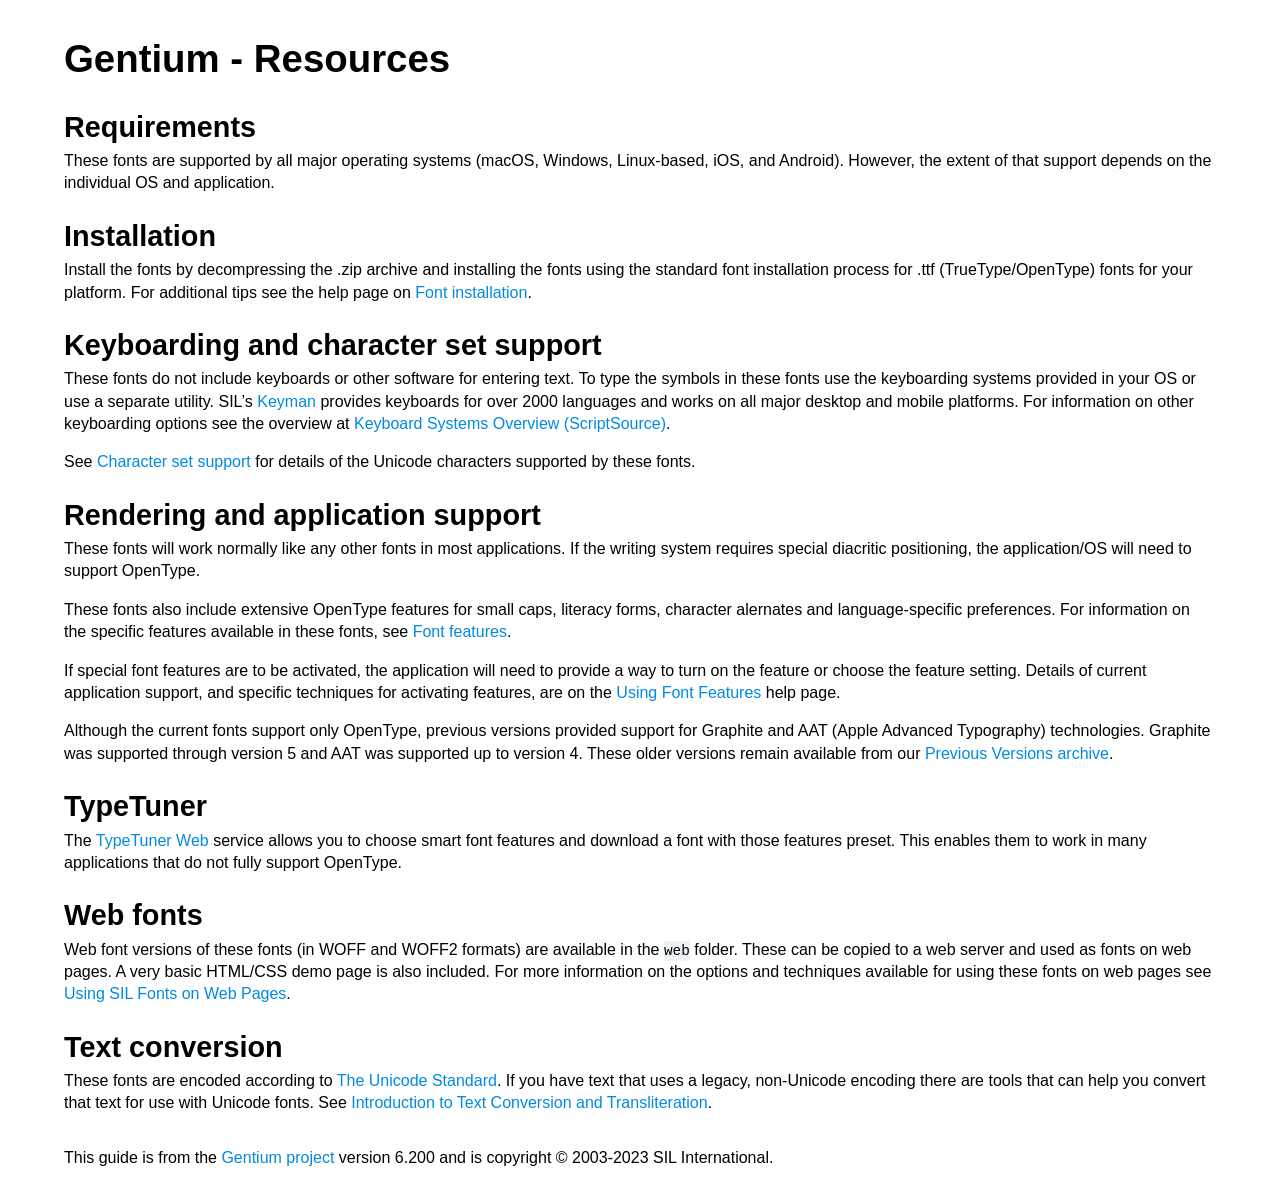
<file: resources/fonts/GentiumPlus-6.200/documentation/resources.html>
<!DOCTYPE html>
<html lang="en-us">
<head>
    <meta charset="utf-8">
    <title>Gentium - Resources</title>
    <meta name="author" content="SIL Writing Systems Technology">
    <meta name="viewport" content="width=device-width, initial-scale=1.0, user-scalable=yes">
    <link rel="stylesheet" href="./assets/css/theme.css">
    <link rel="stylesheet" href="./assets/css/webfonts.css">
</head>
<body>
<div class="container">
<article class="article">
    <header>
        <h1 class="title">Gentium - Resources</h1>
    </header>
    <h2 id="requirements">Requirements</h2>
    <p>These fonts are supported by all major operating systems (macOS, Windows, Linux-based, iOS, and Android). However, the extent of that support depends on the individual OS and application.</p>
    <h2 id="installation">Installation</h2>
    <p>Install the fonts by decompressing the .zip archive and installing the fonts using the standard font installation process for .ttf (TrueType/OpenType) fonts for your platform. For additional tips see the help page on <a href="https://software.sil.org/fonts/installation">Font installation</a>.</p>
    <h2 id="keyboarding-and-character-set-support">Keyboarding and character set support</h2>
    <p>These fonts do not include keyboards or other software for entering text. To type the symbols in these fonts use the keyboarding systems provided in your OS or use a separate utility. SIL’s <a href="https://keyman.com/">Keyman</a> provides keyboards for over 2000 languages and works on all major desktop and mobile platforms. For information on other keyboarding options see the overview at <a href="https://scriptsource.org/entry/ytr8g8n6sw">Keyboard Systems Overview (ScriptSource)</a>.</p>
    <p>See <a href="charset.html">Character set support</a> for details of the Unicode characters supported by these fonts.</p>
    <h2 id="rendering-and-application-support">Rendering and application support</h2>
    <p>These fonts will work normally like any other fonts in most applications. If the writing system requires special diacritic positioning, the application/OS will need to support OpenType.</p>
    <p>These fonts also include extensive OpenType features for small caps, literacy forms, character alernates and language-specific preferences. For information on the specific features available in these fonts, see <a href="features.html">Font features</a>.</p>
    <p>If special font features are to be activated, the application will need to provide a way to turn on the feature or choose the feature setting. Details of current application support, and specific techniques for activating features, are on the <a href="https://software.sil.org/fonts/features">Using Font Features</a> help page.</p>
    <p>Although the current fonts support only OpenType, previous versions provided support for Graphite and AAT (Apple Advanced Typography) technologies. Graphite was supported through version 5 and AAT was supported up to version 4. These older versions remain available from our <a href="https://software.sil.org/charis/download/previous-versions">Previous Versions archive</a>.</p>
    <h2 id="typetuner">TypeTuner</h2>
    <p>The <a href="https://scripts.sil.org/ttw/fonts2go.cgi">TypeTuner Web</a> service allows you to choose smart font features and download a font with those features preset. This enables them to work in many applications that do not fully support OpenType.</p>
    <h2 id="web-fonts">Web fonts</h2>
    <p>Web font versions of these fonts (in WOFF and WOFF2 formats) are available in the <code>web</code> folder. These can be copied to a web server and used as fonts on web pages. A very basic HTML/CSS demo page is also included. For more information on the options and techniques available for using these fonts on web pages see <a href="https://software.sil.org/fonts/webfonts">Using SIL Fonts on Web Pages</a>.</p>
    <h2 id="text-conversion">Text conversion</h2>
    <p>These fonts are encoded according to <a href="http://unicode.org">The Unicode Standard</a>. If you have text that uses a legacy, non-Unicode encoding there are tools that can help you convert that text for use with Unicode fonts. See <a href="https://scriptsource.org/entry/xlzd6n5aqt">Introduction to Text Conversion and Transliteration</a>.</p>
    <footer class="footer">
        <p>This guide is from the <a href="https://software.sil.org/gentium/" title="" class="active">Gentium project</a> version 6.200 and is copyright © 2003-2023 SIL International.</p>
    </footer>
</article>
</div>
</body>
</html>
</file>
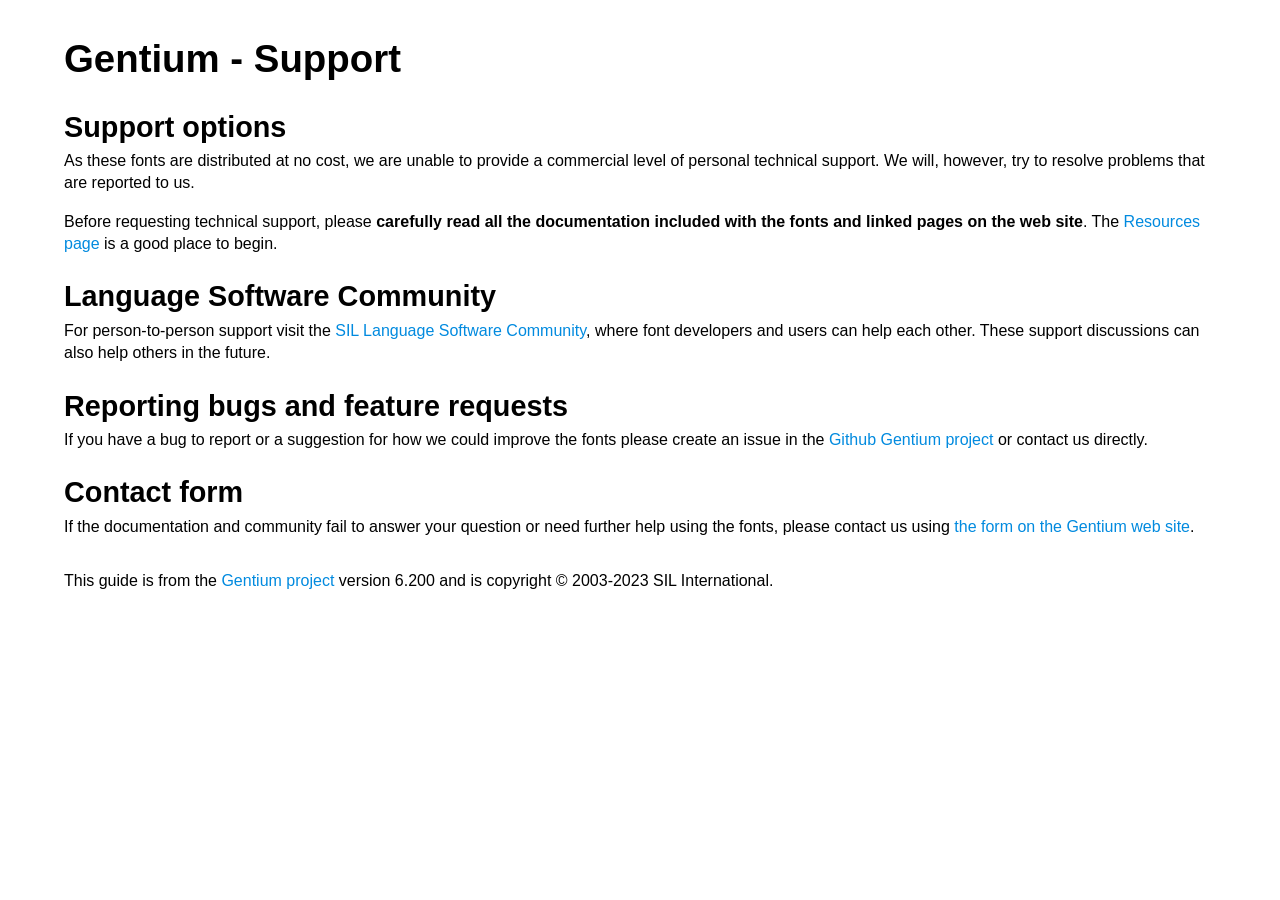
<file: resources/fonts/GentiumPlus-6.200/documentation/support.html>
<!DOCTYPE html>
<html lang="en-us">
<head>
    <meta charset="utf-8">
    <title>Gentium - Support</title>
    <meta name="author" content="SIL Writing Systems Technology">
    <meta name="viewport" content="width=device-width, initial-scale=1.0, user-scalable=yes">
    <link rel="stylesheet" href="./assets/css/theme.css">
    <link rel="stylesheet" href="./assets/css/webfonts.css">
</head>
<body>
<div class="container">
<article class="article">
    <header>
        <h1 class="title">Gentium - Support</h1>
    </header>
    <h2 id="support-options">Support options</h2>
    <p>As these fonts are distributed at no cost, we are unable to provide a commercial level of personal technical support. We will, however, try to resolve problems that are reported to us.</p>
    <p>Before requesting technical support, please <strong>carefully read all the documentation included with the fonts and linked pages on the web site</strong>. The <a href="resources.html">Resources page</a> is a good place to begin.</p>
    <h2 id="language-software-community">Language Software Community</h2>
    <p>For person-to-person support visit the <a href="https://community.software.sil.org/c/silfonts">SIL Language Software Community</a>, where font developers and users can help each other. These support discussions can also help others in the future.</p>
    <h2 id="reporting-bugs-and-feature-requests">Reporting bugs and feature requests</h2>
    <p>If you have a bug to report or a suggestion for how we could improve the fonts please create an issue in the <a href="https://github.com/silnrsi/font-gentium/issues">Github Gentium project</a> or contact us directly.</p>
    <h2 id="contact-form">Contact form</h2>
    <p>If the documentation and community fail to answer your question or need further help using the fonts, please contact us using <a href="https://software.sil.org/gentium/about/contact/">the form on the Gentium web site</a>.</p>
    <footer class="footer">
        <p>This guide is from the <a href="https://software.sil.org/gentium/" title="" class="active">Gentium project</a> version 6.200 and is copyright © 2003-2023 SIL International.</p>
    </footer>
</article>
</div>
</body>
</html>
</file>
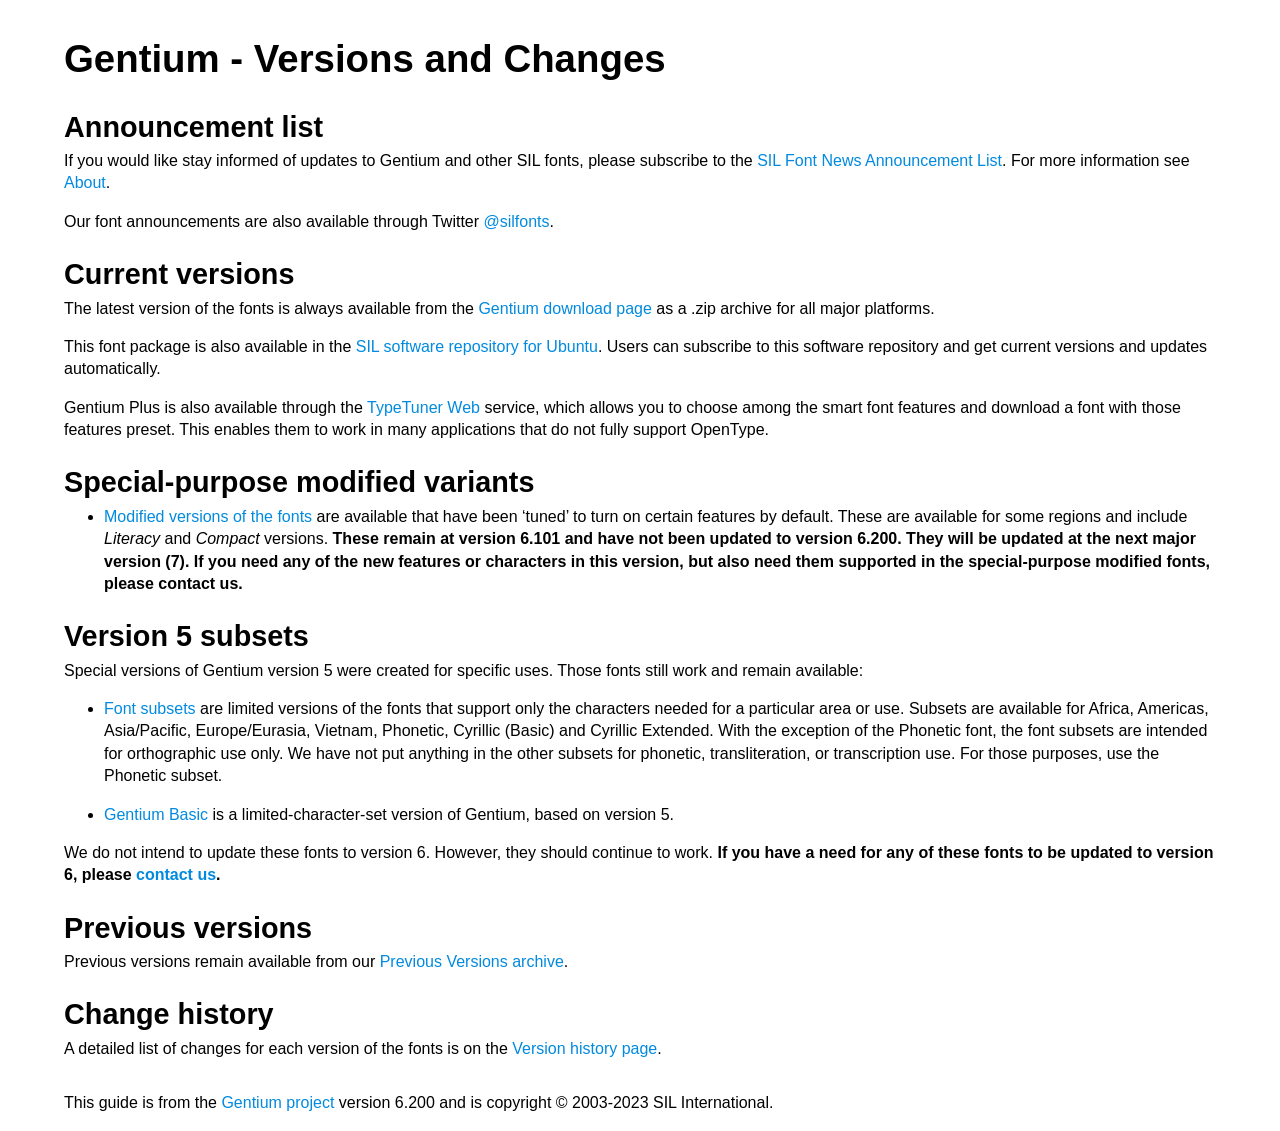
<file: resources/fonts/GentiumPlus-6.200/documentation/versions.html>
<!DOCTYPE html>
<html lang="en-us">
<head>
    <meta charset="utf-8">
    <title>Gentium - Versions and Changes</title>
    <meta name="author" content="SIL Writing Systems Technology">
    <meta name="viewport" content="width=device-width, initial-scale=1.0, user-scalable=yes">
    <link rel="stylesheet" href="./assets/css/theme.css">
    <link rel="stylesheet" href="./assets/css/webfonts.css">
</head>
<body>
<div class="container">
<article class="article">
    <header>
        <h1 class="title">Gentium - Versions and Changes</h1>
    </header>
    <h2 id="announcement-list">Announcement list</h2>
    <p>If you would like stay informed of updates to Gentium and other SIL fonts, please subscribe to the <a href="https://groups.google.com/a/groups.sil.org/forum/#!forum/sil-font-news">SIL Font News Announcement List</a>. For more information see <a href="about.html">About</a>.</p>
    <p>Our font announcements are also available through Twitter <a href="https://twitter.com/silfonts">@silfonts</a>.</p>
    <h2 id="current-versions">Current versions</h2>
    <p>The latest version of the fonts is always available from the <a href="https://software.sil.org/gentium/download/">Gentium download page</a> as a .zip archive for all major platforms.</p>
    <p>This font package is also available in the <a href="https://packages.sil.org/">SIL software repository for Ubuntu</a>. Users can subscribe to this software repository and get current versions and updates automatically.</p>
    <p>Gentium Plus is also available through the <a href="https://scripts.sil.org/ttw/fonts2go.cgi">TypeTuner Web</a> service, which allows you to choose among the smart font features and download a font with those features preset. This enables them to work in many applications that do not fully support OpenType.</p>
    <h2 id="special-purpose-modified-variants">Special-purpose modified variants</h2>
    <ul>
    <li><a href="https://software.sil.org/lcgfonts/download/">Modified versions of the fonts</a> are available that have been ‘tuned’ to turn on certain features by default. These are available for some regions and include <em>Literacy</em> and <em>Compact</em> versions. <strong>These remain at version 6.101 and have not been updated to version 6.200. They will be updated at the next major version (7). If you need any of the new features or characters in this version, but also need them supported in the special-purpose modified fonts, please contact us.</strong></li>
    </ul>
    <h2 id="version-5-subsets">Version 5 subsets</h2>
    <p>Special versions of Gentium version 5 were created for specific uses. Those fonts still work and remain available:</p>
    <ul>
    <li><p><a href="https://software.sil.org/lcgfonts/font-subsets/">Font subsets</a> are limited versions of the fonts that support only the characters needed for a particular area or use. Subsets are available for Africa, Americas, Asia/Pacific, Europe/Eurasia, Vietnam, Phonetic, Cyrillic (Basic) and Cyrillic Extended. With the exception of the Phonetic font, the font subsets are intended for orthographic use only. We have not put anything in the other subsets for phonetic, transliteration, or transcription use. For those purposes, use the Phonetic subset.</p></li>
    <li><p><a href="https://software.sil.org/gentium/download/">Gentium Basic</a> is a limited-character-set version of Gentium, based on version 5.</p></li>
    </ul>
    <p>We do not intend to update these fonts to version 6. However, they should continue to work. <strong>If you have a need for any of these fonts to be updated to version 6, please <a href="https://software.sil.org/gentium/about/contact/">contact us</a>.</strong></p>
    <h2 id="previous-versions">Previous versions</h2>
    <p>Previous versions remain available from our <a href="https://software.sil.org/gentium/download/previous-versions">Previous Versions archive</a>.</p>
    <h2 id="change-history">Change history</h2>
    <p>A detailed list of changes for each version of the fonts is on the <a href="history.html">Version history page</a>.</p>
    <footer class="footer">
        <p>This guide is from the <a href="https://software.sil.org/gentium/" title="" class="active">Gentium project</a> version 6.200 and is copyright © 2003-2023 SIL International.</p>
    </footer>
</article>
</div>
</body>
</html>
</file>
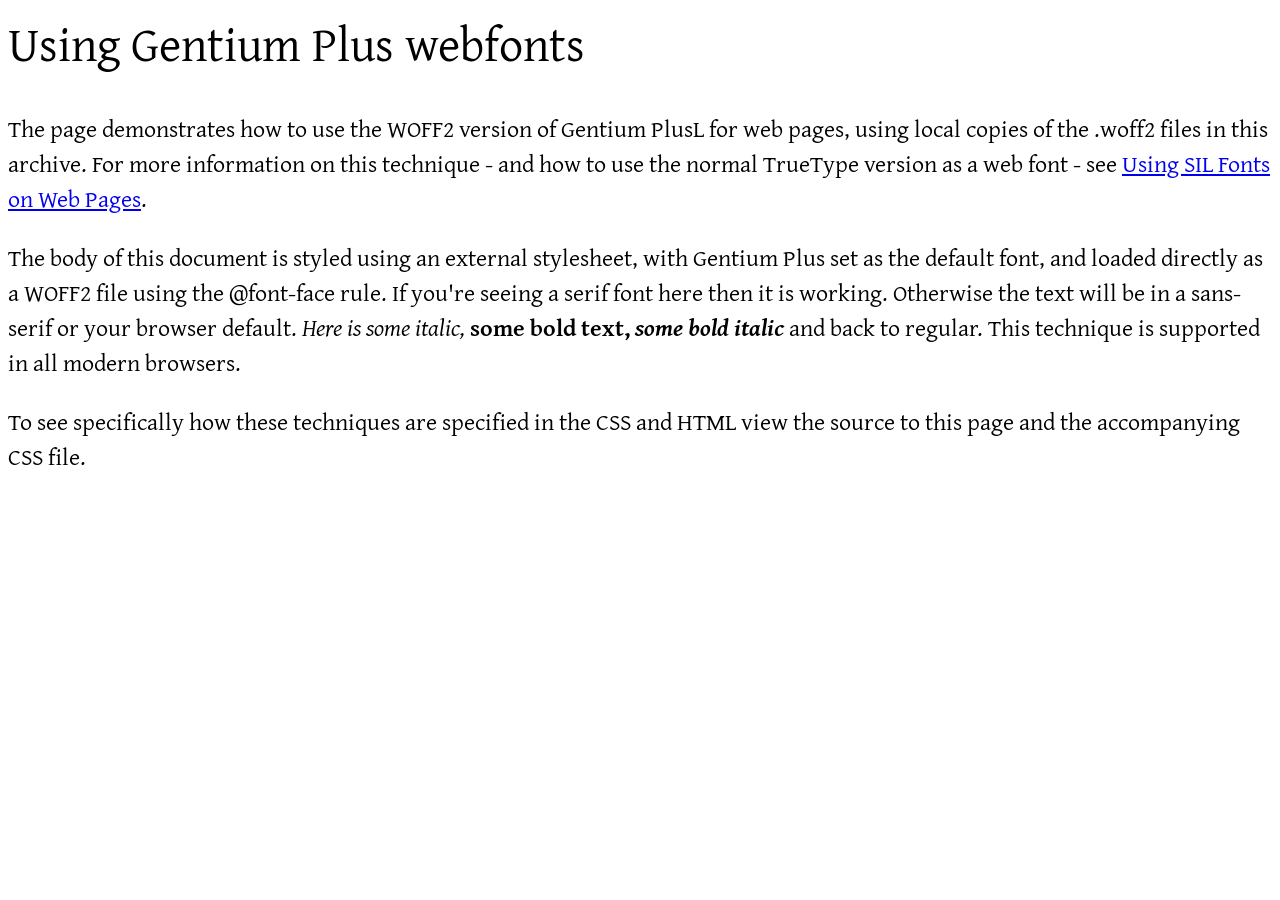
<file: resources/fonts/GentiumPlus-6.200/web/GentiumPlus-webfont-example.html>
<html>
<!--
This file is from the Gentium project (https://software.sil.org/gentium/).
Copyright (c) 2003-2023 SIL International (http://www.sil.org/) with Reserved
Font Names "Gentium" and "SIL". This Font Software is licensed under the SIL
Open Font License, Version 1.1 (http://scripts.sil.org/OFL).
-->
<head>
	<link rel="stylesheet" href="GentiumPlus-webfont-example.css" type="text/css">
</head>
<body>
<div style="font-size: 150%;">
	
<h1>Using Gentium Plus webfonts</h1>

<p>The page demonstrates how to use the WOFF2 version of Gentium PlusL for web pages, using local copies of the .woff2 files in this archive. For more information on this technique - and how to use the normal TrueType version as a web font - see <a href="http://scripts.sil.org/using_web_fonts">Using SIL Fonts on Web Pages</a>.</p>

<p>The body of this document is styled using an external stylesheet, with Gentium Plus set as the default font, and loaded directly as a WOFF2 file using the @font-face rule. If you're seeing a serif font here then it is working. Otherwise the text will be in a sans-serif or your browser default. <i>Here is some italic, </i><b>some bold text, <i>some bold italic</i></b> and back to regular. This technique is supported in all modern browsers.</p>
	
<p>To see specifically how these techniques are specified in the CSS and HTML view the source to this page and the accompanying CSS file.</p>
	
</body>
</html>
</file>
<file: resources/fonts/GentiumPlus-6.200/documentation/assets/css/theme.css>
/*
This file is from the Gentium project (https://software.sil.org/gentium/).
Copyright (c) 2003-2023 SIL International (http://www.sil.org/) with Reserved
Font Names "Gentium" and "SIL". This Font Software is licensed under the SIL
Open Font License, Version 1.1 (http://scripts.sil.org/OFL).
*/
html {
    font-family: sans-serif;
    line-height: 1.1;
}

article,
aside,
figcaption,
figure,
footer,
header,
hgroup,
main,
nav,
section {
    display: block;
}

.container {
    width: 90%;
    padding-right: 0px;
    padding-left: 0px;
    margin-right: auto;
    margin-left: auto;
}

body {
    margin: 0;
    font-family: -apple-system, "Helvetica Neue", "Segoe UI", Roboto, Arial, "Noto Sans", "Liberation Sans", sans-serif;
    /* font-family: Cambria, Georgia, Times, "Times New Roman", "DejaVu Serif", "Bitstream Vera Serif", "Liberation Serif", serif; */
    font-size: 1rem;
    font-weight: 400;
    line-height: 1.4;
    color: #000000;
    text-align: left;
    background-color: #fff;
}

h1 {
    font-size: 2.4rem;
    font-weight: 700;
    margin-top: 2rem;
    margin-bottom: 1rem;
    page-break-after: avoid;    
}

h2 {
    font-size: 1.8rem;
    font-weight: 700;
    margin-top: 1.3rem;
    margin-bottom: 0.2rem;
    page-break-after: avoid;
}

h3 {
    font-size: 1.4rem;
    font-weight: 700;
    margin-top: 1.2rem;
    margin-bottom: 0.2rem;
    page-break-after: avoid;
}

h4 {
    font-size: 1.2rem;
    font-weight: 700;
}

h4,
h5,
h6 {
    margin-top: 1.2em;
    margin-bottom: 0rem;
    page-break-after: avoid;
}

p {
    margin-top: 0;
    margin-bottom: 1rem;
}

ol,
ul,
dl {
    margin-top: 0;
    margin-bottom: 1rem;
}

ol ol,
ul ul,
ol ul,
ul ol {
    margin-bottom: 0;
}

strong {
    font-weight: bolder;
}

small {
    font-size: 0.8rem;
}

a {
    color: #018ADF;
    text-decoration: none;
    background-color: transparent;
}

pre {
    display: block;
    background-color: #edf2f5;
    padding: 0.5rem 0;
}

code {
    display: inline-block;
    background-color: #edf2f5;
    font-family: SFMono-Regular, Menlo, Monaco, Consolas, "Liberation Mono", "Courier New", monospace;
    font-size: 0.9rem;
}

td code {
    background-color: transparent;
}

blockquote {
    display: block;
    margin-block-start: 1em;
    margin-block-end: 1em;
    margin-inline-start: 0px;
    margin-inline-end: 40px;
    padding-left: 30px;
    border-left: 10px solid #edf2f5;
}

img {
    vertical-align: middle;
    border-style: none;
}

figcaption {
    padding-top: 0.75rem;
    padding-bottom: 0.75rem;
    color: #6c757d;
    text-align: left;
    caption-side: bottom;
}

table {
    width: 100%;
    margin-bottom: 1rem;
    border-collapse: collapse;
}

thead {
    vertical-align: bottom;
}

th {
    padding: 0.3rem 1rem 0.4rem 1rem;
    vertical-align: top;
    background-color: #a6afb4;
}

tr {
    vertical-align: bottom;
    page-break-before: avoid;
}

tbody tr:nth-child(odd) {
    background-color: #dce5eb;
}

tbody tr:nth-child(even) {
    background-color: #edf2f5;
}

td {
    padding: 0.3rem 1rem 0.4rem 1rem;
    vertical-align: text-bottom;
}

kbd{
    background-color: #6c757d;
    color: #fff;
    padding: 0.2rem 0.3rem;
}

footer {
    margin-top: 2rem;
    margin-bottom: 1rem;
}

.affects {
    font-size: 0.8rem;
    color: #333333;
}

.footnote-ref {
    font-weight: 700;
    padding-left: 0.15rem;
}

.normal {
    /* used for all product site web font example spans to remove inherited styling  */
    font-size: 1.5rem;
}

@media print {
    html {
        font-size: 10pt;
    }
}
</file>
<file: resources/fonts/GentiumPlus-6.200/documentation/assets/css/webfonts.css>
/*
This file is from the Gentium project (https://software.sil.org/gentium/).
Copyright (c) 2003-2023 SIL International (http://www.sil.org/) with Reserved
Font Names "Gentium" and "SIL". This Font Software is licensed under the SIL
Open Font License, Version 1.1 (http://scripts.sil.org/OFL).
*/
@font-face {
    font-family: GentiumPlus-R;
    src: url("../../../web/GentiumPlus-Regular.woff2") format("woff2");
}
@font-face {
    font-family: GentiumPlus-I;
    src: url("../../../web/GentiumPlus-Italic.woff2") format("woff2");
}

.gentium-R { font-family: GentiumPlus-R; }
.gentium-I { font-family: GentiumPlus-I; }
</file>
<file: resources/fonts/GentiumPlus-6.200/web/GentiumPlus-webfont-example.css>
/*
This file is from the Gentium project (https://software.sil.org/gentium/).
Copyright (c) 2003-2023 SIL International (http://www.sil.org/) with Reserved
Font Names "Gentium" and "SIL". This Font Software is licensed under the SIL
Open Font License, Version 1.1 (http://scripts.sil.org/OFL).
*/

/* use Gentium Plus - Regular in .woff format */
@font-face {
  font-family: GentiumPlusW;
  src: url(GentiumPlus-Regular.woff2);
}
/* use Gentium Plus - Italic in .woff2 format */
@font-face {
  font-family: GentiumPlusW;
  font-style: italic;
  src: url(GentiumPlus-Italic.woff2);
}
/* use Gentium Plus - Bold in .woff2 format */
@font-face {
	font-family: GentiumPlusW;
	font-weight: bold;
	src: url(GentiumPlus-Bold.woff2);
}
/* use Gentium Plus - Bold Italic in .woff2 format */
@font-face {
	font-family: GentiumPlusW;
	font-weight: bold;
	font-style: italic;
	src: url(GentiumPlus-BoldItalic.woff2);
}

/* set body to use Gentium Plus */
body {
  font-family: GentiumPlusW, sans-serif;
    /* fall back to sans serif so that it's really obvious if the fonts don't load */
}
/* remove bold styling from heading */
h1 {
  font-weight: normal;	
}
</file>
